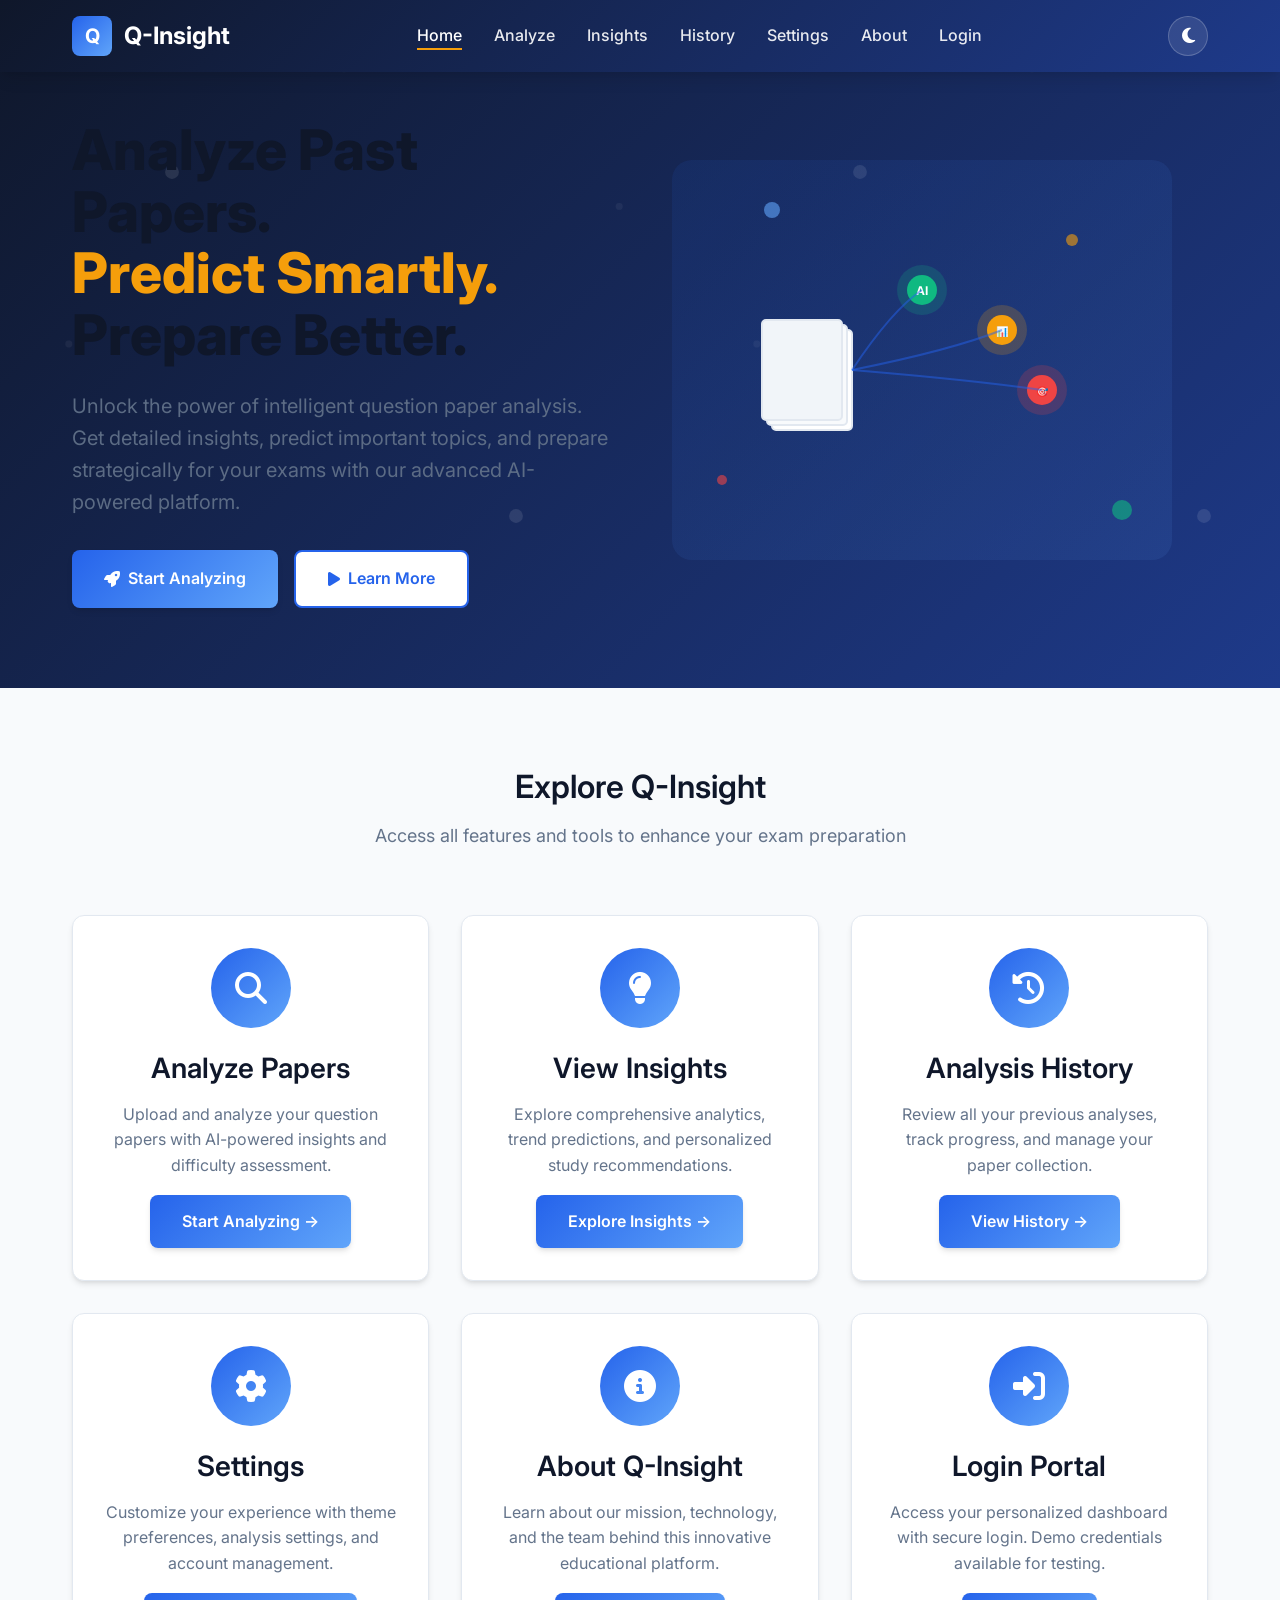
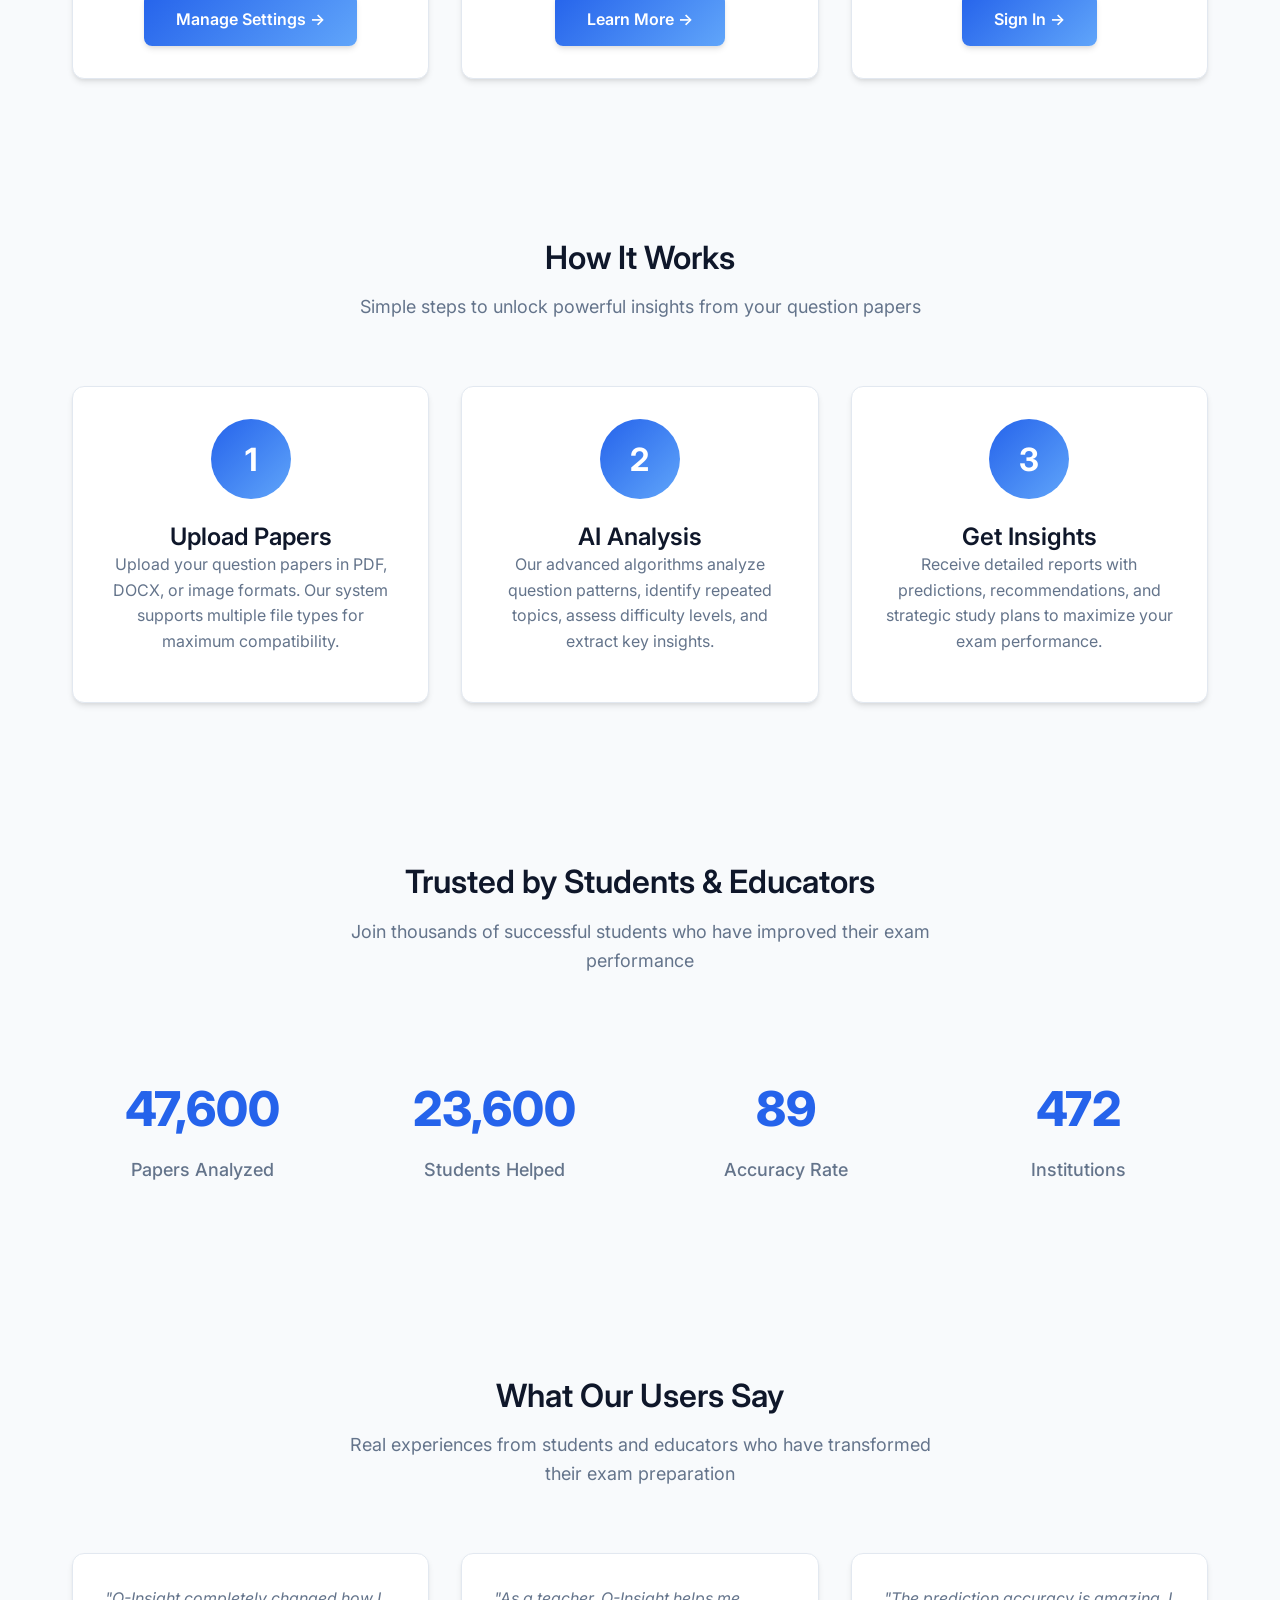
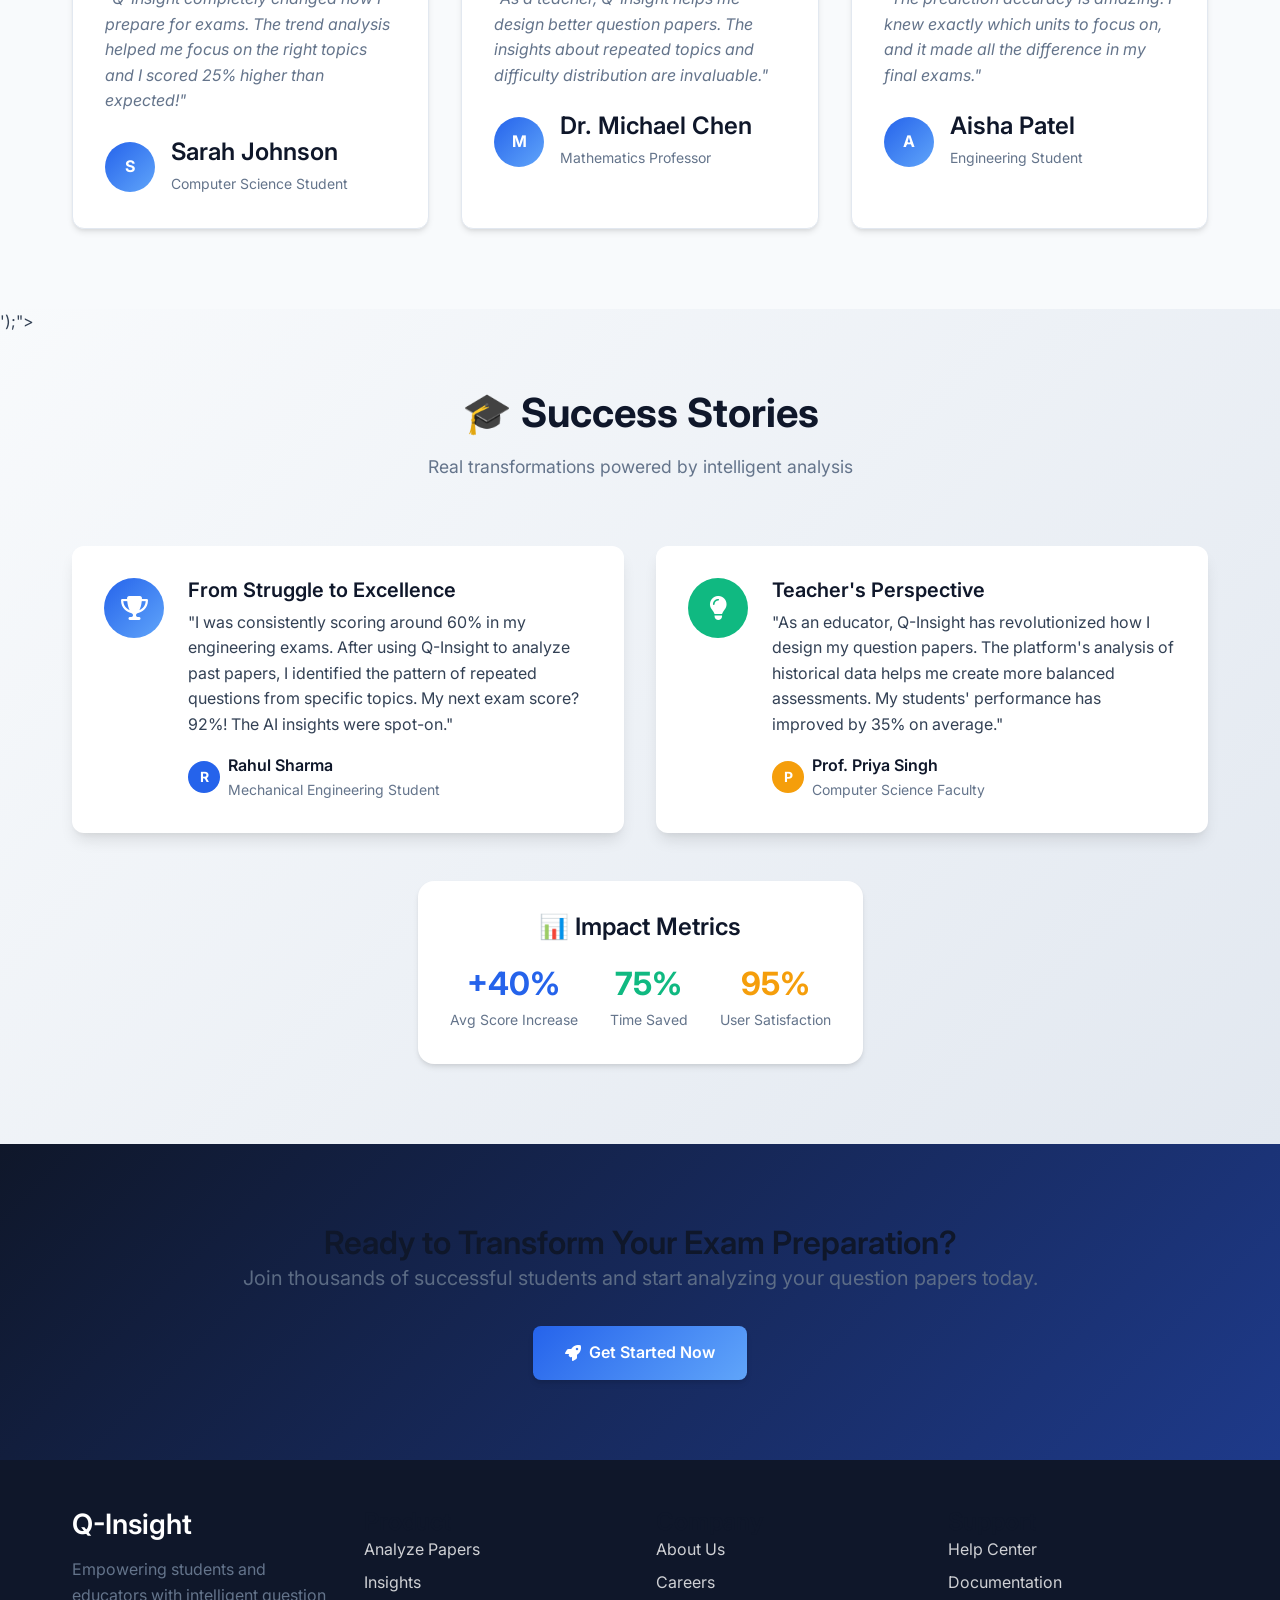
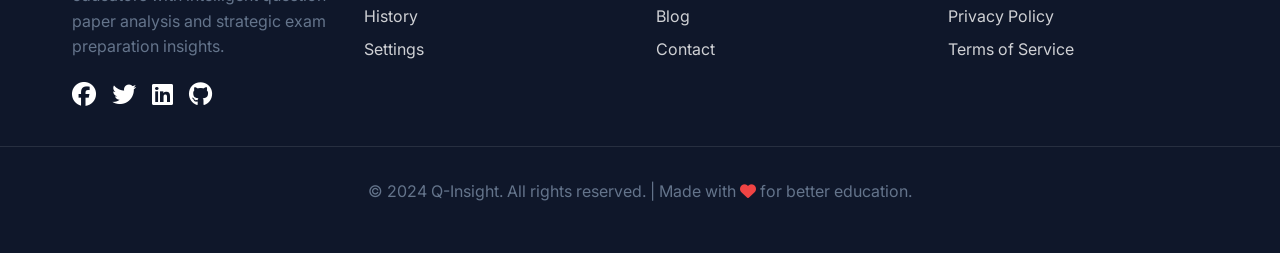
<file: wdt-project/index.html>
<!DOCTYPE html>
<html lang="en">
<head>
    <meta charset="UTF-8">
    <meta name="viewport" content="width=device-width, initial-scale=1.0">
    <title>Q-Insight - Question Paper Analyzer</title>
    <meta name="description" content="Analyze past question papers and get smart insights for better exam preparation.">
    <link rel="preconnect" href="https://fonts.googleapis.com">
    <link rel="preconnect" href="https://fonts.gstatic.com" crossorigin>
    <link href="https://fonts.googleapis.com/css2?family=Inter:wght@300;400;500;600;700;800&display=swap" rel="stylesheet">
    <link rel="stylesheet" href="https://cdnjs.cloudflare.com/ajax/libs/font-awesome/6.4.0/css/all.min.css">
    <link rel="stylesheet" href="style.css">
</head>
<body>
    <!-- Loading Animation -->
    <div class="loading-overlay">
        <div class="loading-spinner"></div>
    </div>

    <!-- Navigation -->
    <nav class="navbar">
        <div class="container">
            <div class="logo">
                <div class="logo-icon">Q</div>
                <span class="logo-text">Q-Insight</span>
            </div>

            <ul class="nav-links">
                <li><a href="index.html" class="active">Home</a></li>
                <li><a href="analyze.html">Analyze</a></li>
                <li><a href="insights.html">Insights</a></li>
                <li><a href="history.html">History</a></li>
                <li><a href="settings.html">Settings</a></li>
                <li><a href="about.html">About</a></li>
                <li><a href="login.html">Login</a></li>
            </ul>

            <div class="navbar-actions">
                <button id="theme-toggle" class="theme-toggle-btn" title="Toggle Theme">
                    <i class="fas fa-moon"></i>
                </button>
            </div>

            <div class="mobile-menu-toggle">
                <span></span>
                <span></span>
                <span></span>
            </div>
        </div>
    </nav>

    <!-- Hero Section -->
    <section class="hero">
        <div class="container">
            <div class="hero-content">
                <h1>Analyze Past Papers.<br><span class="text-accent">Predict Smartly.</span><br>Prepare Better.</h1>
                <p class="subtitle">
                    Unlock the power of intelligent question paper analysis. Get detailed insights,
                    predict important topics, and prepare strategically for your exams with our
                    advanced AI-powered platform.
                </p>
                <div class="hero-buttons">
                    <a href="analyze.html" class="btn btn-primary">
                        <i class="fas fa-rocket me-2"></i>Start Analyzing
                    </a>
                    <a href="#quick-access" class="btn btn-secondary">
                        <i class="fas fa-play me-2"></i>Learn More
                    </a>
                </div>
            </div>

            <div class="hero-image">
                <div class="hero-illustration">
                    <svg viewBox="0 0 500 400" xmlns="http://www.w3.org/2000/svg">
                        <defs>
                            <linearGradient id="heroGradient" x1="0%" y1="0%" x2="100%" y2="100%">
                                <stop offset="0%" style="stop-color:#2563EB"/>
                                <stop offset="100%" style="stop-color:#60A5FA"/>
                            </linearGradient>
                        </defs>

                        <!-- Background Elements -->
                        <rect width="500" height="400" fill="url(#heroGradient)" opacity="0.1" rx="20"/>

                        <!-- Main Illustration -->
                        <g transform="translate(50, 50)">
                            <!-- Document Stack -->
                            <rect x="50" y="120" width="80" height="100" fill="white" stroke="#E2E8F0" stroke-width="2" rx="4"/>
                            <rect x="45" y="115" width="80" height="100" fill="#F8FAFC" stroke="#E2E8F0" stroke-width="2" rx="4"/>
                            <rect x="40" y="110" width="80" height="100" fill="#F1F5F9" stroke="#E2E8F0" stroke-width="2" rx="4"/>

                            <!-- Analysis Icons -->
                            <circle cx="200" cy="80" r="25" fill="#10B981" opacity="0.2"/>
                            <circle cx="200" cy="80" r="15" fill="#10B981"/>
                            <text x="200" y="85" text-anchor="middle" fill="white" font-size="12" font-weight="bold">AI</text>

                            <circle cx="280" cy="120" r="25" fill="#F59E0B" opacity="0.2"/>
                            <circle cx="280" cy="120" r="15" fill="#F59E0B"/>
                            <text x="280" y="125" text-anchor="middle" fill="white" font-size="10" font-weight="bold">📊</text>

                            <circle cx="320" cy="180" r="25" fill="#EF4444" opacity="0.2"/>
                            <circle cx="320" cy="180" r="15" fill="#EF4444"/>
                            <text x="320" y="185" text-anchor="middle" fill="white" font-size="10" font-weight="bold">🎯</text>

                            <!-- Connecting Lines -->
                            <path d="M 130 160 Q 170 100 200 80" stroke="#2563EB" stroke-width="2" fill="none" opacity="0.5"/>
                            <path d="M 130 160 Q 230 140 280 120" stroke="#2563EB" stroke-width="2" fill="none" opacity="0.5"/>
                            <path d="M 130 160 Q 250 170 320 180" stroke="#2563EB" stroke-width="2" fill="none" opacity="0.5"/>
                        </g>

                        <!-- Floating Elements -->
                        <circle cx="100" cy="50" r="8" fill="#60A5FA" opacity="0.6"/>
                        <circle cx="400" cy="80" r="6" fill="#F59E0B" opacity="0.6"/>
                        <circle cx="450" cy="350" r="10" fill="#10B981" opacity="0.6"/>
                        <circle cx="50" cy="320" r="5" fill="#EF4444" opacity="0.6"/>
                    </svg>
                </div>
            </div>
        </div>
    </section>

    <!-- Quick Access Section -->
    <section id="quick-access" class="section">
        <div class="container">
            <div class="section-header">
                <h2>Explore Q-Insight</h2>
                <p>Access all features and tools to enhance your exam preparation</p>
            </div>

            <div class="features-grid">
                <a href="analyze.html" class="feature-card" style="text-decoration: none; color: inherit;">
                    <div class="feature-icon">
                        <i class="fas fa-search"></i>
                    </div>
                    <h3>Analyze Papers</h3>
                    <p>Upload and analyze your question papers with AI-powered insights and difficulty assessment.</p>
                    <div style="margin-top: 1rem;">
                        <span class="btn btn-primary btn-sm">Start Analyzing →</span>
                    </div>
                </a>

                <a href="insights.html" class="feature-card" style="text-decoration: none; color: inherit;">
                    <div class="feature-icon">
                        <i class="fas fa-lightbulb"></i>
                    </div>
                    <h3>View Insights</h3>
                    <p>Explore comprehensive analytics, trend predictions, and personalized study recommendations.</p>
                    <div style="margin-top: 1rem;">
                        <span class="btn btn-primary btn-sm">Explore Insights →</span>
                    </div>
                </a>

                <a href="history.html" class="feature-card" style="text-decoration: none; color: inherit;">
                    <div class="feature-icon">
                        <i class="fas fa-history"></i>
                    </div>
                    <h3>Analysis History</h3>
                    <p>Review all your previous analyses, track progress, and manage your paper collection.</p>
                    <div style="margin-top: 1rem;">
                        <span class="btn btn-primary btn-sm">View History →</span>
                    </div>
                </a>

                <a href="settings.html" class="feature-card" style="text-decoration: none; color: inherit;">
                    <div class="feature-icon">
                        <i class="fas fa-cog"></i>
                    </div>
                    <h3>Settings</h3>
                    <p>Customize your experience with theme preferences, analysis settings, and account management.</p>
                    <div style="margin-top: 1rem;">
                        <span class="btn btn-primary btn-sm">Manage Settings →</span>
                    </div>
                </a>

                <a href="about.html" class="feature-card" style="text-decoration: none; color: inherit;">
                    <div class="feature-icon">
                        <i class="fas fa-info-circle"></i>
                    </div>
                    <h3>About Q-Insight</h3>
                    <p>Learn about our mission, technology, and the team behind this innovative educational platform.</p>
                    <div style="margin-top: 1rem;">
                        <span class="btn btn-primary btn-sm">Learn More →</span>
                    </div>
                </a>

                <a href="login.html" class="feature-card" style="text-decoration: none; color: inherit;">
                    <div class="feature-icon">
                        <i class="fas fa-sign-in-alt"></i>
                    </div>
                    <h3>Login Portal</h3>
                    <p>Access your personalized dashboard with secure login. Demo credentials available for testing.</p>
                    <div style="margin-top: 1rem;">
                        <span class="btn btn-primary btn-sm">Sign In →</span>
                    </div>
                </a>
            </div>
        </div>
    </section>

    <!-- How It Works Section -->
    <section class="section" style="background: var(--soft-white);">
        <div class="container">
            <div class="section-header">
                <h2>How It Works</h2>
                <p>Simple steps to unlock powerful insights from your question papers</p>
            </div>

            <div class="grid grid-3">
                <div class="card text-center">
                    <div class="card-body">
                        <div style="width: 80px; height: 80px; background: var(--gradient-blue); border-radius: 50%; display: flex; align-items: center; justify-content: center; margin: 0 auto 1.5rem; color: white; font-size: 2rem; font-weight: bold;">
                            1
                        </div>
                        <h4>Upload Papers</h4>
                        <p>Upload your question papers in PDF, DOCX, or image formats. Our system supports multiple file types for maximum compatibility.</p>
                    </div>
                </div>

                <div class="card text-center">
                    <div class="card-body">
                        <div style="width: 80px; height: 80px; background: var(--gradient-blue); border-radius: 50%; display: flex; align-items: center; justify-content: center; margin: 0 auto 1.5rem; color: white; font-size: 2rem; font-weight: bold;">
                            2
                        </div>
                        <h4>AI Analysis</h4>
                        <p>Our advanced algorithms analyze question patterns, identify repeated topics, assess difficulty levels, and extract key insights.</p>
                    </div>
                </div>

                <div class="card text-center">
                    <div class="card-body">
                        <div style="width: 80px; height: 80px; background: var(--gradient-blue); border-radius: 50%; display: flex; align-items: center; justify-content: center; margin: 0 auto 1.5rem; color: white; font-size: 2rem; font-weight: bold;">
                            3
                        </div>
                        <h4>Get Insights</h4>
                        <p>Receive detailed reports with predictions, recommendations, and strategic study plans to maximize your exam performance.</p>
                    </div>
                </div>
            </div>
        </div>
    </section>

    <!-- Statistics Section -->
    <section class="section">
        <div class="container">
            <div class="section-header">
                <h2>Trusted by Students & Educators</h2>
                <p>Join thousands of successful students who have improved their exam performance</p>
            </div>

            <div class="stats-grid">
                <div class="stat-card">
                    <div class="stat-number" data-counter="50000">0</div>
                    <div class="stat-label">Papers Analyzed</div>
                </div>

                <div class="stat-card">
                    <div class="stat-number" data-counter="25000">0</div>
                    <div class="stat-label">Students Helped</div>
                </div>

                <div class="stat-card">
                    <div class="stat-number" data-counter="95">0</div>
                    <div class="stat-label">Accuracy Rate</div>
                </div>

                <div class="stat-card">
                    <div class="stat-number" data-counter="500">0</div>
                    <div class="stat-label">Institutions</div>
                </div>
            </div>
        </div>
    </section>

    <!-- Testimonials Section -->
    <section class="section" style="background: var(--soft-white);">
        <div class="container">
            <div class="section-header">
                <h2>What Our Users Say</h2>
                <p>Real experiences from students and educators who have transformed their exam preparation</p>
            </div>

            <div class="testimonials-grid">
                <div class="testimonial-card">
                    <div class="testimonial-content">
                        "Q-Insight completely changed how I prepare for exams. The trend analysis helped me focus on the right topics and I scored 25% higher than expected!"
                    </div>
                    <div class="testimonial-author">
                        <div class="testimonial-avatar">S</div>
                        <div class="testimonial-info">
                            <h4>Sarah Johnson</h4>
                            <span>Computer Science Student</span>
                        </div>
                    </div>
                </div>

                <div class="testimonial-card">
                    <div class="testimonial-content">
                        "As a teacher, Q-Insight helps me design better question papers. The insights about repeated topics and difficulty distribution are invaluable."
                    </div>
                    <div class="testimonial-author">
                        <div class="testimonial-avatar">M</div>
                        <div class="testimonial-info">
                            <h4>Dr. Michael Chen</h4>
                            <span>Mathematics Professor</span>
                        </div>
                    </div>
                </div>

                <div class="testimonial-card">
                    <div class="testimonial-content">
                        "The prediction accuracy is amazing. I knew exactly which units to focus on, and it made all the difference in my final exams."
                    </div>
                    <div class="testimonial-author">
                        <div class="testimonial-avatar">A</div>
                        <div class="testimonial-info">
                            <h4>Aisha Patel</h4>
                            <span>Engineering Student</span>
                        </div>
                    </div>
                </div>
            </div>
        </div>
    </section>

    <!-- Success Stories -->
    <section class="section" style="background: linear-gradient(135deg, #f8fafc 0%, #e2e8f0 100%); position: relative; overflow: hidden;">
        <div style="position: absolute; top: 0; left: 0; right: 0; bottom: 0; background: url('data:image/svg+xml,<svg xmlns="http://www.w3.org/2000/svg" viewBox="0 0 100 100"><defs><pattern id="success" width="40" height="40" patternUnits="userSpaceOnUse"><circle cx="20" cy="20" r="2" fill="rgba(59,130,246,0.1)"/><circle cx="20" cy="20" r="8" fill="none" stroke="rgba(59,130,246,0.05)" stroke-width="1"/></pattern></defs><rect width="100" height="100" fill="url(%23success)"/></svg>');"></div>
        <div class="container" style="position: relative; z-index: 1;">
            <div class="text-center" style="margin-bottom: 4rem;">
                <h2 style="font-size: 2.5rem; font-weight: 700; color: var(--primary-navy); margin-bottom: 1rem;">
                    🎓 Success Stories
                </h2>
                <p style="font-size: 1.1rem; color: var(--medium-gray); max-width: 600px; margin: 0 auto;">
                    Real transformations powered by intelligent analysis
                </p>
            </div>

            <div class="grid grid-2">
                <div class="card" style="border: none; box-shadow: var(--shadow-lg); background: white;">
                    <div class="card-body">
                        <div style="display: flex; align-items: flex-start; gap: 1.5rem;">
                            <div style="width: 60px; height: 60px; background: var(--gradient-blue); border-radius: 50%; display: flex; align-items: center; justify-content: center; color: white; font-size: 1.5rem; flex-shrink: 0;">
                                <i class="fas fa-trophy"></i>
                            </div>
                            <div>
                                <h3 style="font-size: 1.25rem; font-weight: 600; color: var(--primary-navy); margin-bottom: 0.5rem;">
                                    From Struggle to Excellence
                                </h3>
                                <p style="color: var(--text-color); line-height: 1.6; margin-bottom: 1rem;">
                                    "I was consistently scoring around 60% in my engineering exams. After using Q-Insight to analyze past papers, I identified the pattern of repeated questions from specific topics. My next exam score? 92%! The AI insights were spot-on."
                                </p>
                                <div style="display: flex; align-items: center; gap: 0.5rem;">
                                    <div style="width: 32px; height: 32px; background: var(--primary-blue); border-radius: 50%; display: flex; align-items: center; justify-content: center; color: white; font-weight: bold; font-size: 0.875rem;">R</div>
                                    <div>
                                        <div style="font-weight: 600; color: var(--primary-navy);">Rahul Sharma</div>
                                        <div style="color: var(--medium-gray); font-size: 0.875rem;">Mechanical Engineering Student</div>
                                    </div>
                                </div>
                            </div>
                        </div>
                    </div>
                </div>

                <div class="card" style="border: none; box-shadow: var(--shadow-lg); background: white;">
                    <div class="card-body">
                        <div style="display: flex; align-items: flex-start; gap: 1.5rem;">
                            <div style="width: 60px; height: 60px; background: var(--success); border-radius: 50%; display: flex; align-items: center; justify-content: center; color: white; font-size: 1.5rem; flex-shrink: 0;">
                                <i class="fas fa-lightbulb"></i>
                            </div>
                            <div>
                                <h3 style="font-size: 1.25rem; font-weight: 600; color: var(--primary-navy); margin-bottom: 0.5rem;">
                                    Teacher's Perspective
                                </h3>
                                <p style="color: var(--text-color); line-height: 1.6; margin-bottom: 1rem;">
                                    "As an educator, Q-Insight has revolutionized how I design my question papers. The platform's analysis of historical data helps me create more balanced assessments. My students' performance has improved by 35% on average."
                                </p>
                                <div style="display: flex; align-items: center; gap: 0.5rem;">
                                    <div style="width: 32px; height: 32px; background: var(--warning); border-radius: 50%; display: flex; align-items: center; justify-content: center; color: white; font-weight: bold; font-size: 0.875rem;">P</div>
                                    <div>
                                        <div style="font-weight: 600; color: var(--primary-navy);">Prof. Priya Singh</div>
                                        <div style="color: var(--medium-gray); font-size: 0.875rem;">Computer Science Faculty</div>
                                    </div>
                                </div>
                            </div>
                        </div>
                    </div>
                </div>
            </div>

            <div style="text-align: center; margin-top: 3rem;">
                <div style="background: white; border-radius: var(--radius-xl); padding: 2rem; box-shadow: var(--shadow-md); display: inline-block;">
                    <h3 style="font-size: 1.5rem; font-weight: 600; color: var(--primary-navy); margin-bottom: 1rem;">
                        📊 Impact Metrics
                    </h3>
                    <div style="display: flex; justify-content: center; gap: 2rem; flex-wrap: wrap;">
                        <div style="text-align: center;">
                            <div style="font-size: 2rem; font-weight: bold; color: var(--primary-blue);">+40%</div>
                            <div style="color: var(--medium-gray); font-size: 0.875rem;">Avg Score Increase</div>
                        </div>
                        <div style="text-align: center;">
                            <div style="font-size: 2rem; font-weight: bold; color: var(--success);">75%</div>
                            <div style="color: var(--medium-gray); font-size: 0.875rem;">Time Saved</div>
                        </div>
                        <div style="text-align: center;">
                            <div style="font-size: 2rem; font-weight: bold; color: var(--warning);">95%</div>
                            <div style="color: var(--medium-gray); font-size: 0.875rem;">User Satisfaction</div>
                        </div>
                    </div>
                </div>
            </div>
        </div>
    </section>

    <!-- CTA Section -->
    <section class="section" style="background: var(--gradient-primary); color: white;">
        <div class="container text-center">
            <h2>Ready to Transform Your Exam Preparation?</h2>
            <p class="mb-4" style="font-size: 1.25rem; opacity: 0.9;">
                Join thousands of successful students and start analyzing your question papers today.
            </p>
            <a href="analyze.html" class="btn btn-primary btn-lg">
                <i class="fas fa-rocket me-2"></i>Get Started Now
            </a>
        </div>
    </section>

    <!-- Footer -->
    <footer class="footer">
        <div class="container">
            <div class="footer-section">
                <h3>Q-Insight</h3>
                <p>Empowering students and educators with intelligent question paper analysis and strategic exam preparation insights.</p>
                <div class="d-flex" style="gap: 1rem; margin-top: 1rem;">
                    <a href="#" style="color: white; font-size: 1.5rem;"><i class="fab fa-facebook"></i></a>
                    <a href="#" style="color: white; font-size: 1.5rem;"><i class="fab fa-twitter"></i></a>
                    <a href="#" style="color: white; font-size: 1.5rem;"><i class="fab fa-linkedin"></i></a>
                    <a href="#" style="color: white; font-size: 1.5rem;"><i class="fab fa-github"></i></a>
                </div>
            </div>

            <div class="footer-section">
                <h4>Product</h4>
                <ul class="footer-links">
                    <li><a href="analyze.html">Analyze Papers</a></li>
                    <li><a href="insights.html">Insights</a></li>
                    <li><a href="history.html">History</a></li>
                    <li><a href="settings.html">Settings</a></li>
                </ul>
            </div>

            <div class="footer-section">
                <h4>Company</h4>
                <ul class="footer-links">
                    <li><a href="about.html">About Us</a></li>
                    <li><a href="#">Careers</a></li>
                    <li><a href="#">Blog</a></li>
                    <li><a href="#">Contact</a></li>
                </ul>
            </div>

            <div class="footer-section">
                <h4>Support</h4>
                <ul class="footer-links">
                    <li><a href="#">Help Center</a></li>
                    <li><a href="#">Documentation</a></li>
                    <li><a href="#">Privacy Policy</a></li>
                    <li><a href="#">Terms of Service</a></li>
                </ul>
            </div>
        </div>

        <div class="footer-bottom">
            <p>&copy; 2024 Q-Insight. All rights reserved. | Made with <i class="fas fa-heart text-error"></i> for better education.</p>
        </div>
    </footer>

    <script src="script.js"></script>
</body>
</html>
</file>
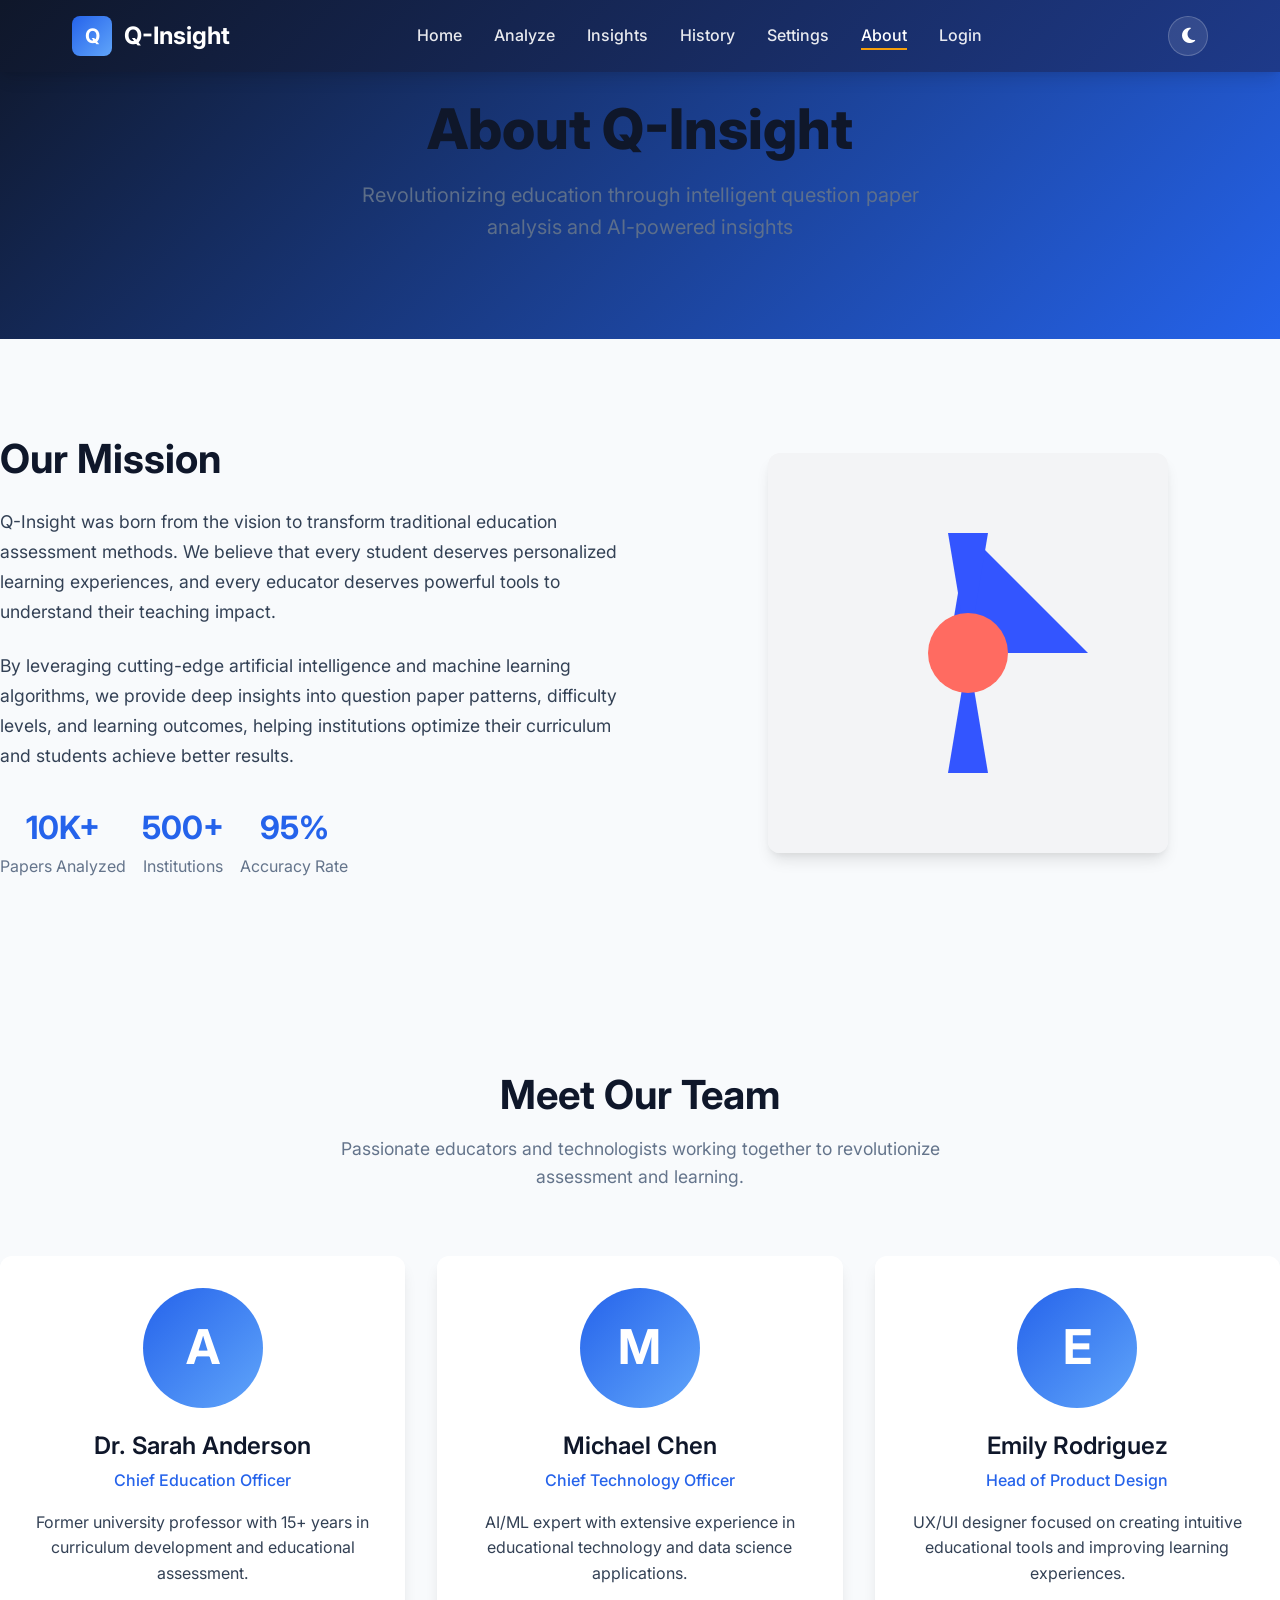
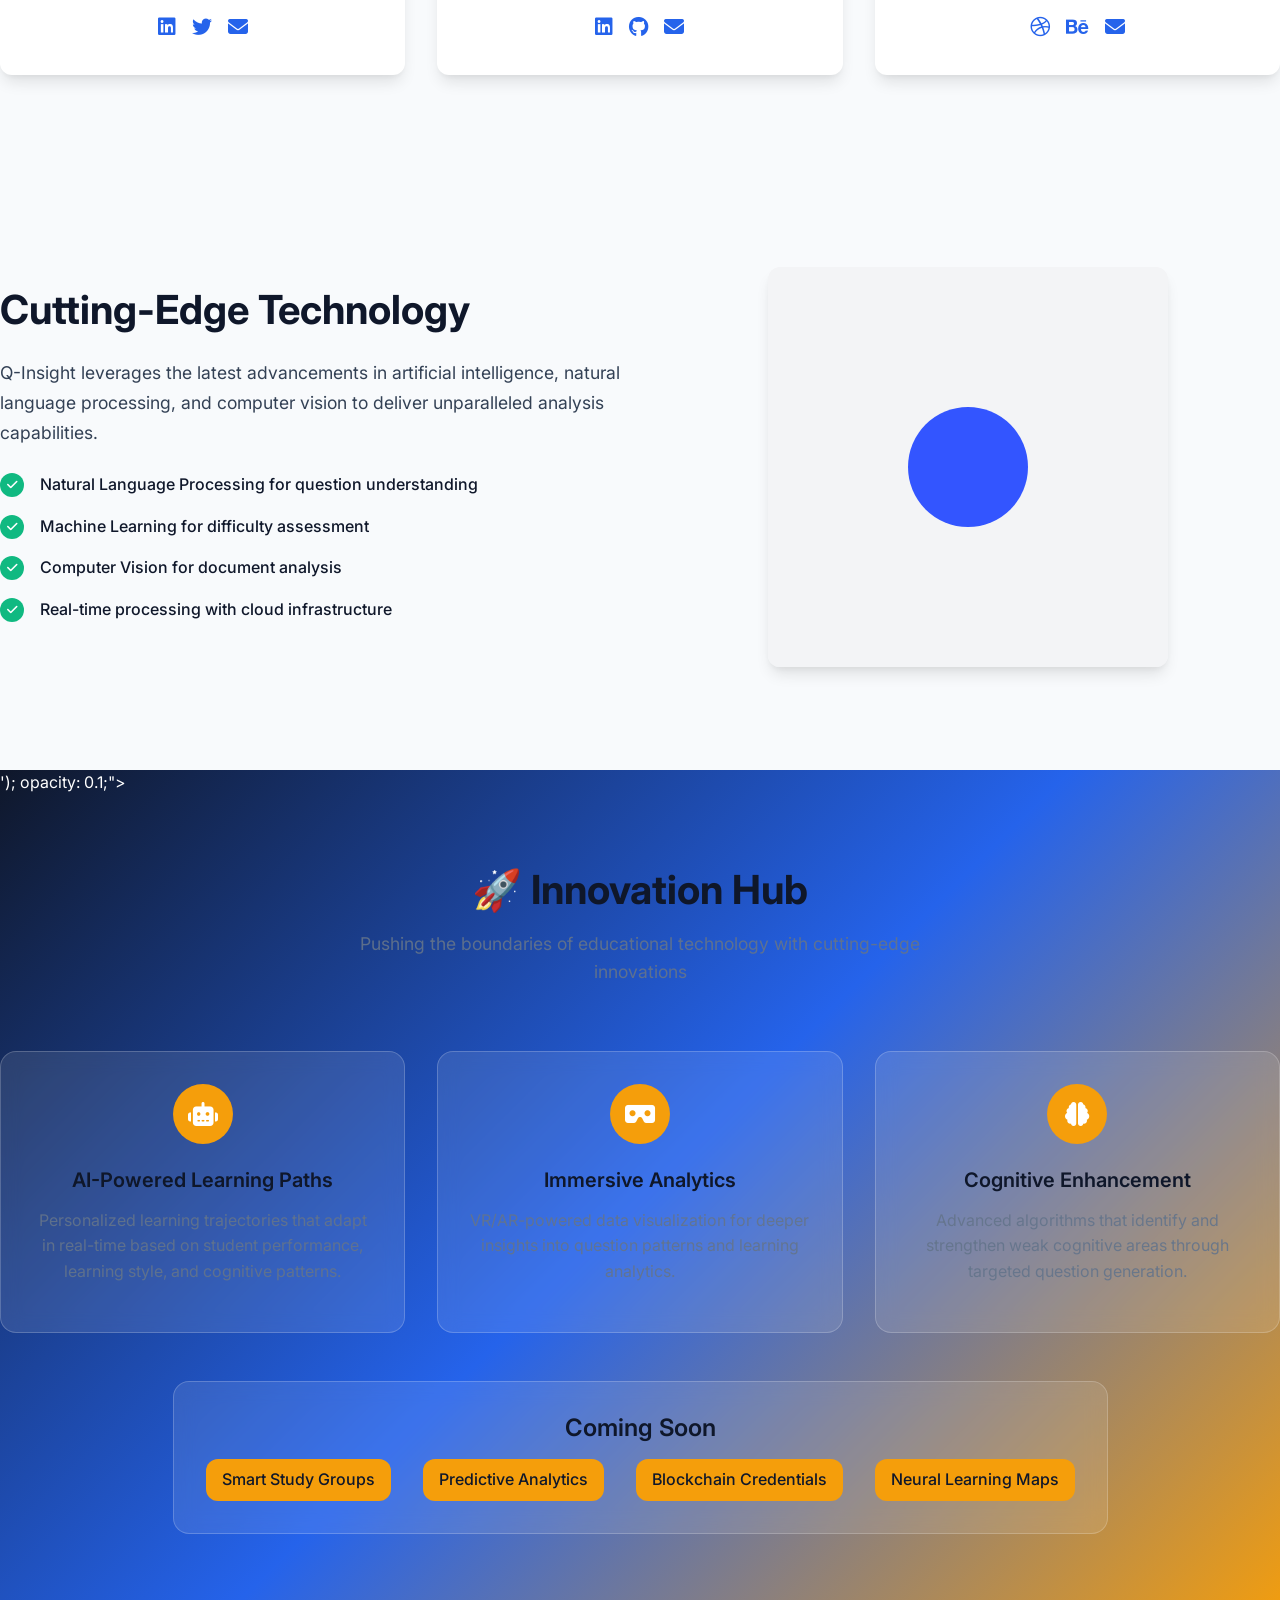
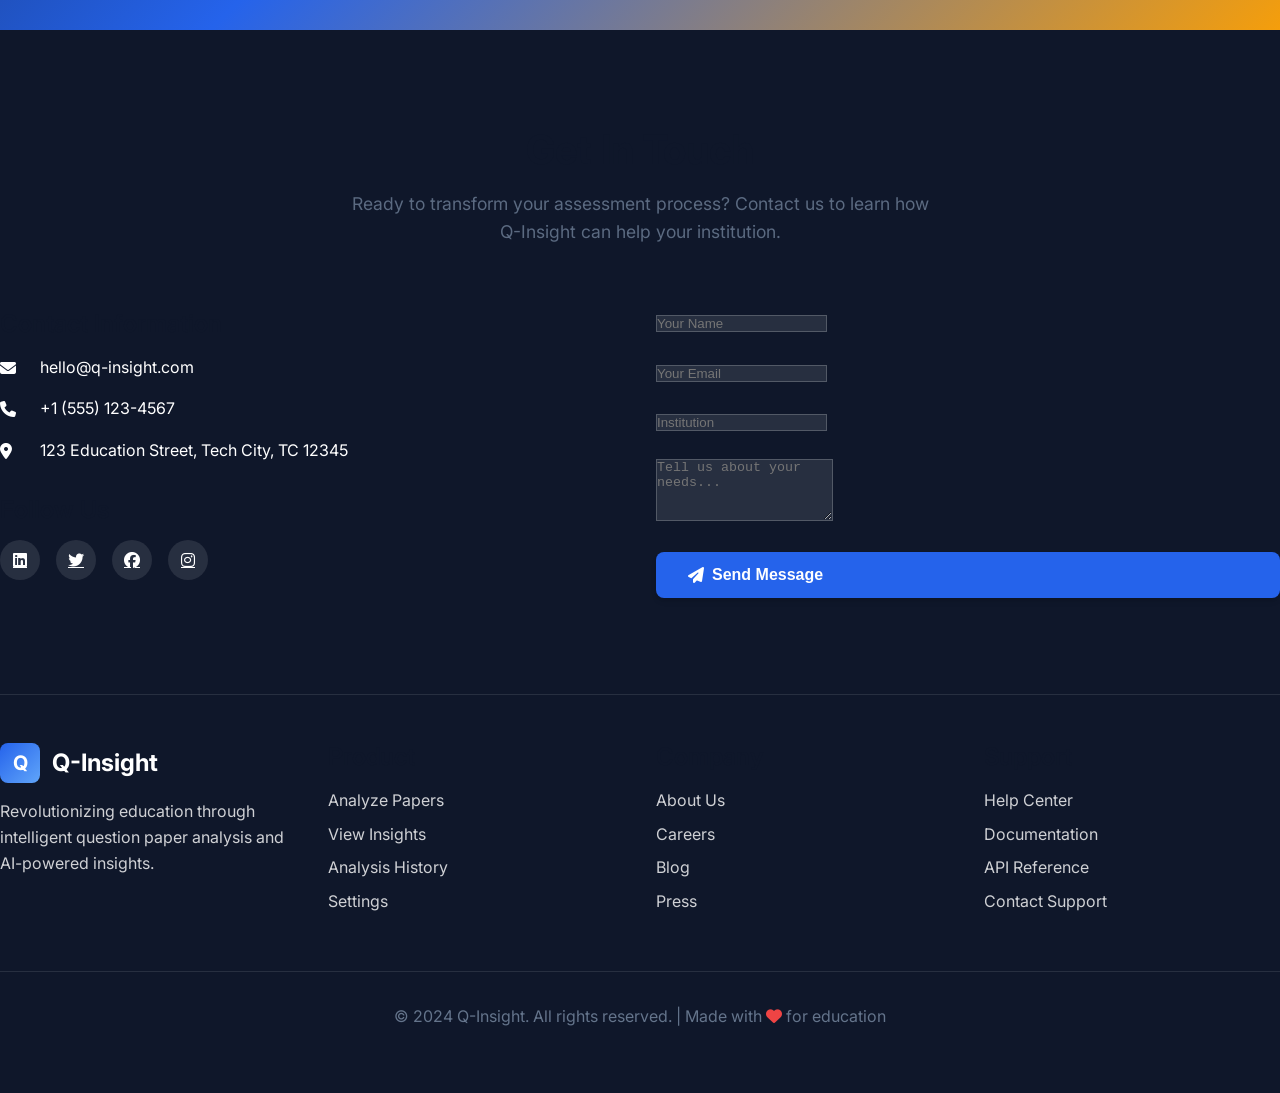
<file: wdt-project/about.html>
<!DOCTYPE html>
<html lang="en">
<head>
    <meta charset="UTF-8">
    <meta name="viewport" content="width=device-width, initial-scale=1.0">
    <title>About - Q-Insight</title>
    <meta name="description" content="Learn about Q-Insight, the intelligent question paper analyzer for modern education.">
    <link rel="preconnect" href="https://fonts.googleapis.com">
    <link rel="preconnect" href="https://fonts.gstatic.com" crossorigin>
    <link href="https://fonts.googleapis.com/css2?family=Inter:wght@300;400;500;600;700;800&display=swap" rel="stylesheet">
    <link rel="stylesheet" href="https://cdnjs.cloudflare.com/ajax/libs/font-awesome/6.4.0/css/all.min.css">
    <link rel="stylesheet" href="style.css">
</head>
<body>
    <!-- Loading Animation -->
    <div class="loading-overlay">
        <div class="loading-spinner"></div>
    </div>

    <!-- Navigation -->
    <nav class="navbar">
        <div class="container">
            <div class="logo">
                <div class="logo-icon">Q</div>
                <span class="logo-text">Q-Insight</span>
            </div>

            <ul class="nav-links">
                <li><a href="index.html">Home</a></li>
                <li><a href="analyze.html">Analyze</a></li>
                <li><a href="insights.html">Insights</a></li>
                <li><a href="history.html">History</a></li>
                <li><a href="settings.html">Settings</a></li>
                <li><a href="about.html" class="active">About</a></li>
                <li><a href="login.html">Login</a></li>
            </ul>

            <div class="navbar-actions">
                <button id="theme-toggle" class="theme-toggle-btn" title="Toggle Theme">
                    <i class="fas fa-moon"></i>
                </button>
            </div>

            <div class="mobile-menu-toggle">
                <span></span>
                <span></span>
                <span></span>
            </div>
        </div>
    </nav>

    <!-- Hero Section -->
    <section class="hero-section" style="background: linear-gradient(135deg, var(--primary-navy) 0%, var(--primary-blue) 100%); color: white; padding: 6rem 0;">
        <div class="container text-center">
            <h1 style="font-size: 3.5rem; font-weight: 800; margin-bottom: 1rem;">About Q-Insight</h1>
            <p style="font-size: 1.25rem; opacity: 0.9; max-width: 600px; margin: 0 auto;">
                Revolutionizing education through intelligent question paper analysis and AI-powered insights
            </p>
        </div>
    </section>

    <!-- Mission Section -->
    <section style="padding: 6rem 0; background: var(--soft-white);">
        <div class="container">
            <div class="grid grid-2" style="align-items: center;">
                <div>
                    <h2 style="font-size: 2.5rem; font-weight: 700; color: var(--primary-navy); margin-bottom: 1.5rem;">
                        Our Mission
                    </h2>
                    <p style="font-size: 1.1rem; line-height: 1.7; color: var(--text-color); margin-bottom: 1.5rem;">
                        Q-Insight was born from the vision to transform traditional education assessment methods. We believe that every student deserves personalized learning experiences, and every educator deserves powerful tools to understand their teaching impact.
                    </p>
                    <p style="font-size: 1.1rem; line-height: 1.7; color: var(--text-color); margin-bottom: 2rem;">
                        By leveraging cutting-edge artificial intelligence and machine learning algorithms, we provide deep insights into question paper patterns, difficulty levels, and learning outcomes, helping institutions optimize their curriculum and students achieve better results.
                    </p>
                    <div style="display: flex; gap: 1rem;">
                        <div style="text-align: center;">
                            <div style="font-size: 2rem; font-weight: bold; color: var(--primary-blue);">10K+</div>
                            <div style="color: var(--medium-gray);">Papers Analyzed</div>
                        </div>
                        <div style="text-align: center;">
                            <div style="font-size: 2rem; font-weight: bold; color: var(--primary-blue);">500+</div>
                            <div style="color: var(--medium-gray);">Institutions</div>
                        </div>
                        <div style="text-align: center;">
                            <div style="font-size: 2rem; font-weight: bold; color: var(--primary-blue);">95%</div>
                            <div style="color: var(--medium-gray);">Accuracy Rate</div>
                        </div>
                    </div>
                </div>
                <div style="text-align: center;">
                    <div style="width: 100%; max-width: 400px; margin: 0 auto;">
                        <img src="[data-uri]" alt="Q-Insight Mission" style="width: 100%; height: auto; border-radius: var(--radius-lg); box-shadow: var(--shadow-lg);">
                    </div>
                </div>
            </div>
        </div>
    </section>

    <!-- Team Section -->
    <section style="padding: 6rem 0; background: var(--soft-white);">
        <div class="container">
            <div class="text-center" style="margin-bottom: 4rem;">
                <h2 style="font-size: 2.5rem; font-weight: 700; color: var(--primary-navy); margin-bottom: 1rem;">
                    Meet Our Team
                </h2>
                <p style="font-size: 1.1rem; color: var(--medium-gray); max-width: 600px; margin: 0 auto;">
                    Passionate educators and technologists working together to revolutionize assessment and learning.
                </p>
            </div>

            <div class="grid grid-3">
                <div class="card text-center" style="border: none; box-shadow: var(--shadow-lg);">
                    <div class="card-body">
                        <div style="width: 120px; height: 120px; background: var(--gradient-blue); border-radius: 50%; display: flex; align-items: center; justify-content: center; margin: 0 auto 1.5rem; color: white; font-size: 3rem; font-weight: bold;">
                            A
                        </div>
                        <h3 style="font-size: 1.5rem; font-weight: 600; color: var(--primary-navy); margin-bottom: 0.5rem;">Dr. Sarah Anderson</h3>
                        <p style="color: var(--primary-blue); font-weight: 500; margin-bottom: 1rem;">Chief Education Officer</p>
                        <p style="color: var(--text-color); line-height: 1.6; margin-bottom: 1.5rem;">
                            Former university professor with 15+ years in curriculum development and educational assessment.
                        </p>
                        <div style="display: flex; justify-content: center; gap: 1rem;">
                            <a href="#" style="color: var(--primary-blue); font-size: 1.25rem;"><i class="fab fa-linkedin"></i></a>
                            <a href="#" style="color: var(--primary-blue); font-size: 1.25rem;"><i class="fab fa-twitter"></i></a>
                            <a href="#" style="color: var(--primary-blue); font-size: 1.25rem;"><i class="fas fa-envelope"></i></a>
                        </div>
                    </div>
                </div>

                <div class="card text-center" style="border: none; box-shadow: var(--shadow-lg);">
                    <div class="card-body">
                        <div style="width: 120px; height: 120px; background: var(--gradient-blue); border-radius: 50%; display: flex; align-items: center; justify-content: center; margin: 0 auto 1.5rem; color: white; font-size: 3rem; font-weight: bold;">
                            M
                        </div>
                        <h3 style="font-size: 1.5rem; font-weight: 600; color: var(--primary-navy); margin-bottom: 0.5rem;">Michael Chen</h3>
                        <p style="color: var(--primary-blue); font-weight: 500; margin-bottom: 1rem;">Chief Technology Officer</p>
                        <p style="color: var(--text-color); line-height: 1.6; margin-bottom: 1.5rem;">
                            AI/ML expert with extensive experience in educational technology and data science applications.
                        </p>
                        <div style="display: flex; justify-content: center; gap: 1rem;">
                            <a href="#" style="color: var(--primary-blue); font-size: 1.25rem;"><i class="fab fa-linkedin"></i></a>
                            <a href="#" style="color: var(--primary-blue); font-size: 1.25rem;"><i class="fab fa-github"></i></a>
                            <a href="#" style="color: var(--primary-blue); font-size: 1.25rem;"><i class="fas fa-envelope"></i></a>
                        </div>
                    </div>
                </div>

                <div class="card text-center" style="border: none; box-shadow: var(--shadow-lg);">
                    <div class="card-body">
                        <div style="width: 120px; height: 120px; background: var(--gradient-blue); border-radius: 50%; display: flex; align-items: center; justify-content: center; margin: 0 auto 1.5rem; color: white; font-size: 3rem; font-weight: bold;">
                            E
                        </div>
                        <h3 style="font-size: 1.5rem; font-weight: 600; color: var(--primary-navy); margin-bottom: 0.5rem;">Emily Rodriguez</h3>
                        <p style="color: var(--primary-blue); font-weight: 500; margin-bottom: 1rem;">Head of Product Design</p>
                        <p style="color: var(--text-color); line-height: 1.6; margin-bottom: 1.5rem;">
                            UX/UI designer focused on creating intuitive educational tools and improving learning experiences.
                        </p>
                        <div style="display: flex; justify-content: center; gap: 1rem;">
                            <a href="#" style="color: var(--primary-blue); font-size: 1.25rem;"><i class="fab fa-dribbble"></i></a>
                            <a href="#" style="color: var(--primary-blue); font-size: 1.25rem;"><i class="fab fa-behance"></i></a>
                            <a href="#" style="color: var(--primary-blue); font-size: 1.25rem;"><i class="fas fa-envelope"></i></a>
                        </div>
                    </div>
                </div>
            </div>
        </div>
    </section>

    <!-- Technology Section -->
    <section style="padding: 6rem 0;">
        <div class="container">
            <div class="grid grid-2" style="align-items: center;">
                <div>
                    <h2 style="font-size: 2.5rem; font-weight: 700; color: var(--primary-navy); margin-bottom: 1.5rem;">
                        Cutting-Edge Technology
                    </h2>
                    <p style="font-size: 1.1rem; line-height: 1.7; color: var(--text-color); margin-bottom: 1.5rem;">
                        Q-Insight leverages the latest advancements in artificial intelligence, natural language processing, and computer vision to deliver unparalleled analysis capabilities.
                    </p>

                    <div style="margin-bottom: 2rem;">
                        <div style="display: flex; align-items: center; margin-bottom: 1rem;">
                            <div style="width: 24px; height: 24px; background: var(--success); border-radius: 50%; display: flex; align-items: center; justify-content: center; color: white; margin-right: 1rem; font-size: 0.75rem;">
                                <i class="fas fa-check"></i>
                            </div>
                            <span style="font-weight: 500; color: var(--primary-navy);">Natural Language Processing for question understanding</span>
                        </div>
                        <div style="display: flex; align-items: center; margin-bottom: 1rem;">
                            <div style="width: 24px; height: 24px; background: var(--success); border-radius: 50%; display: flex; align-items: center; justify-content: center; color: white; margin-right: 1rem; font-size: 0.75rem;">
                                <i class="fas fa-check"></i>
                            </div>
                            <span style="font-weight: 500; color: var(--primary-navy);">Machine Learning for difficulty assessment</span>
                        </div>
                        <div style="display: flex; align-items: center; margin-bottom: 1rem;">
                            <div style="width: 24px; height: 24px; background: var(--success); border-radius: 50%; display: flex; align-items: center; justify-content: center; color: white; margin-right: 1rem; font-size: 0.75rem;">
                                <i class="fas fa-check"></i>
                            </div>
                            <span style="font-weight: 500; color: var(--primary-navy);">Computer Vision for document analysis</span>
                        </div>
                        <div style="display: flex; align-items: center; margin-bottom: 1rem;">
                            <div style="width: 24px; height: 24px; background: var(--success); border-radius: 50%; display: flex; align-items: center; justify-content: center; color: white; margin-right: 1rem; font-size: 0.75rem;">
                                <i class="fas fa-check"></i>
                            </div>
                            <span style="font-weight: 500; color: var(--primary-navy);">Real-time processing with cloud infrastructure</span>
                        </div>
                    </div>
                </div>
                <div style="text-align: center;">
                    <div style="width: 100%; max-width: 400px; margin: 0 auto;">
                        <img src="[data-uri]" alt="Technology Stack" style="width: 100%; height: auto; border-radius: var(--radius-lg); box-shadow: var(--shadow-lg);">
                    </div>
                </div>
            </div>
        </div>
    </section>

    <!-- Innovation Hub -->
    <section style="padding: 6rem 0; background: linear-gradient(135deg, var(--primary-navy) 0%, var(--primary-blue) 50%, var(--accent-gold) 100%); color: white; position: relative; overflow: hidden;">
        <div style="position: absolute; top: 0; left: 0; right: 0; bottom: 0; background: url('data:image/svg+xml,<svg xmlns="http://www.w3.org/2000/svg" viewBox="0 0 100 100"><defs><pattern id="circuit" width="20" height="20" patternUnits="userSpaceOnUse"><path d="M0 10h10v1H0zM10 0v10h1V0z" fill="rgba(255,255,255,0.1)"/></pattern></defs><rect width="100" height="100" fill="url(%23circuit)"/></svg>'); opacity: 0.1;"></div>
        <div class="container" style="position: relative; z-index: 1;">
            <div class="text-center" style="margin-bottom: 4rem;">
                <h2 style="font-size: 2.5rem; font-weight: 700; margin-bottom: 1rem;">
                    🚀 Innovation Hub
                </h2>
                <p style="font-size: 1.1rem; opacity: 0.9; max-width: 600px; margin: 0 auto;">
                    Pushing the boundaries of educational technology with cutting-edge innovations
                </p>
            </div>

            <div class="grid grid-3">
                <div style="background: rgba(255, 255, 255, 0.1); backdrop-filter: blur(10px); border-radius: var(--radius-xl); padding: 2rem; border: 1px solid rgba(255, 255, 255, 0.2);">
                    <div style="text-align: center; margin-bottom: 1.5rem;">
                        <div style="width: 60px; height: 60px; background: var(--accent-gold); border-radius: 50%; display: flex; align-items: center; justify-content: center; margin: 0 auto; font-size: 1.5rem;">
                            <i class="fas fa-robot"></i>
                        </div>
                    </div>
                    <h3 style="font-size: 1.25rem; font-weight: 600; margin-bottom: 1rem; text-align: center;">AI-Powered Learning Paths</h3>
                    <p style="opacity: 0.9; line-height: 1.6; text-align: center;">
                        Personalized learning trajectories that adapt in real-time based on student performance, learning style, and cognitive patterns.
                    </p>
                </div>

                <div style="background: rgba(255, 255, 255, 0.1); backdrop-filter: blur(10px); border-radius: var(--radius-xl); padding: 2rem; border: 1px solid rgba(255, 255, 255, 0.2);">
                    <div style="text-align: center; margin-bottom: 1.5rem;">
                        <div style="width: 60px; height: 60px; background: var(--accent-gold); border-radius: 50%; display: flex; align-items: center; justify-content: center; margin: 0 auto; font-size: 1.5rem;">
                            <i class="fas fa-vr-cardboard"></i>
                        </div>
                    </div>
                    <h3 style="font-size: 1.25rem; font-weight: 600; margin-bottom: 1rem; text-align: center;">Immersive Analytics</h3>
                    <p style="opacity: 0.9; line-height: 1.6; text-align: center;">
                        VR/AR-powered data visualization for deeper insights into question patterns and learning analytics.
                    </p>
                </div>

                <div style="background: rgba(255, 255, 255, 0.1); backdrop-filter: blur(10px); border-radius: var(--radius-xl); padding: 2rem; border: 1px solid rgba(255, 255, 255, 0.2);">
                    <div style="text-align: center; margin-bottom: 1.5rem;">
                        <div style="width: 60px; height: 60px; background: var(--accent-gold); border-radius: 50%; display: flex; align-items: center; justify-content: center; margin: 0 auto; font-size: 1.5rem;">
                            <i class="fas fa-brain"></i>
                        </div>
                    </div>
                    <h3 style="font-size: 1.25rem; font-weight: 600; margin-bottom: 1rem; text-align: center;">Cognitive Enhancement</h3>
                    <p style="opacity: 0.9; line-height: 1.6; text-align: center;">
                        Advanced algorithms that identify and strengthen weak cognitive areas through targeted question generation.
                    </p>
                </div>
            </div>

            <div style="text-align: center; margin-top: 3rem;">
                <div style="background: rgba(255, 255, 255, 0.1); backdrop-filter: blur(10px); border-radius: var(--radius-xl); padding: 2rem; border: 1px solid rgba(255, 255, 255, 0.2); display: inline-block;">
                    <h3 style="font-size: 1.5rem; font-weight: 600; margin-bottom: 1rem;">Coming Soon</h3>
                    <div style="display: flex; justify-content: center; gap: 2rem; flex-wrap: wrap;">
                        <span style="background: var(--accent-gold); color: var(--primary-navy); padding: 0.5rem 1rem; border-radius: var(--radius-lg); font-weight: 500;">Smart Study Groups</span>
                        <span style="background: var(--accent-gold); color: var(--primary-navy); padding: 0.5rem 1rem; border-radius: var(--radius-lg); font-weight: 500;">Predictive Analytics</span>
                        <span style="background: var(--accent-gold); color: var(--primary-navy); padding: 0.5rem 1rem; border-radius: var(--radius-lg); font-weight: 500;">Blockchain Credentials</span>
                        <span style="background: var(--accent-gold); color: var(--primary-navy); padding: 0.5rem 1rem; border-radius: var(--radius-lg); font-weight: 500;">Neural Learning Maps</span>
                    </div>
                </div>
            </div>
        </div>
    </section>

    <!-- Contact Section -->
    <section style="padding: 6rem 0; background: var(--primary-navy); color: white;">
        <div class="container">
            <div class="text-center" style="margin-bottom: 4rem;">
                <h2 style="font-size: 2.5rem; font-weight: 700; margin-bottom: 1rem;">
                    Get In Touch
                </h2>
                <p style="font-size: 1.1rem; opacity: 0.9; max-width: 600px; margin: 0 auto;">
                    Ready to transform your assessment process? Contact us to learn how Q-Insight can help your institution.
                </p>
            </div>

            <div class="grid grid-2">
                <div>
                    <div style="margin-bottom: 2rem;">
                        <h3 style="font-size: 1.5rem; font-weight: 600; margin-bottom: 1rem;">Contact Information</h3>
                        <div style="display: flex; align-items: center; margin-bottom: 1rem;">
                            <i class="fas fa-envelope" style="width: 24px; margin-right: 1rem;"></i>
                            <span>hello@q-insight.com</span>
                        </div>
                        <div style="display: flex; align-items: center; margin-bottom: 1rem;">
                            <i class="fas fa-phone" style="width: 24px; margin-right: 1rem;"></i>
                            <span>+1 (555) 123-4567</span>
                        </div>
                        <div style="display: flex; align-items: center; margin-bottom: 1rem;">
                            <i class="fas fa-map-marker-alt" style="width: 24px; margin-right: 1rem;"></i>
                            <span>123 Education Street, Tech City, TC 12345</span>
                        </div>
                    </div>

                    <div>
                        <h3 style="font-size: 1.5rem; font-weight: 600; margin-bottom: 1rem;">Follow Us</h3>
                        <div style="display: flex; gap: 1rem;">
                            <a href="#" style="width: 40px; height: 40px; background: rgba(255,255,255,0.1); border-radius: 50%; display: flex; align-items: center; justify-content: center; color: white; transition: all 0.3s ease;">
                                <i class="fab fa-linkedin"></i>
                            </a>
                            <a href="#" style="width: 40px; height: 40px; background: rgba(255,255,255,0.1); border-radius: 50%; display: flex; align-items: center; justify-content: center; color: white; transition: all 0.3s ease;">
                                <i class="fab fa-twitter"></i>
                            </a>
                            <a href="#" style="width: 40px; height: 40px; background: rgba(255,255,255,0.1); border-radius: 50%; display: flex; align-items: center; justify-content: center; color: white; transition: all 0.3s ease;">
                                <i class="fab fa-facebook"></i>
                            </a>
                            <a href="#" style="width: 40px; height: 40px; background: rgba(255,255,255,0.1); border-radius: 50%; display: flex; align-items: center; justify-content: center; color: white; transition: all 0.3s ease;">
                                <i class="fab fa-instagram"></i>
                            </a>
                        </div>
                    </div>
                </div>

                <div>
                    <form id="contact-form">
                        <div class="form-group">
                            <input type="text" class="form-input" placeholder="Your Name" required style="background: rgba(255,255,255,0.1); border: 1px solid rgba(255,255,255,0.2); color: white;">
                        </div>
                        <div class="form-group">
                            <input type="email" class="form-input" placeholder="Your Email" required style="background: rgba(255,255,255,0.1); border: 1px solid rgba(255,255,255,0.2); color: white;">
                        </div>
                        <div class="form-group">
                            <input type="text" class="form-input" placeholder="Institution" required style="background: rgba(255,255,255,0.1); border: 1px solid rgba(255,255,255,0.2); color: white;">
                        </div>
                        <div class="form-group">
                            <textarea class="form-textarea" rows="4" placeholder="Tell us about your needs..." required style="background: rgba(255,255,255,0.1); border: 1px solid rgba(255,255,255,0.2); color: white;"></textarea>
                        </div>
                        <button type="submit" class="btn btn-primary" style="width: 100%; background: var(--primary-blue); border: none;">
                            <i class="fas fa-paper-plane me-2"></i>Send Message
                        </button>
                    </form>
                </div>
            </div>
        </div>
    </section>

    <!-- Footer -->
    <footer style="background: var(--primary-navy); color: white; padding: 3rem 0; border-top: 1px solid rgba(255,255,255,0.1);">
        <div class="container">
            <div class="grid grid-4">
                <div>
                    <div class="logo" style="margin-bottom: 1rem;">
                        <div class="logo-icon">Q</div>
                        <span class="logo-text">Q-Insight</span>
                    </div>
                    <p style="color: rgba(255,255,255,0.8); line-height: 1.6;">
                        Revolutionizing education through intelligent question paper analysis and AI-powered insights.
                    </p>
                </div>

                <div>
                    <h4 style="font-weight: 600; margin-bottom: 1rem;">Product</h4>
                    <ul style="list-style: none; padding: 0;">
                        <li style="margin-bottom: 0.5rem;"><a href="analyze.html" style="color: rgba(255,255,255,0.8); text-decoration: none;">Analyze Papers</a></li>
                        <li style="margin-bottom: 0.5rem;"><a href="insights.html" style="color: rgba(255,255,255,0.8); text-decoration: none;">View Insights</a></li>
                        <li style="margin-bottom: 0.5rem;"><a href="history.html" style="color: rgba(255,255,255,0.8); text-decoration: none;">Analysis History</a></li>
                        <li style="margin-bottom: 0.5rem;"><a href="settings.html" style="color: rgba(255,255,255,0.8); text-decoration: none;">Settings</a></li>
                    </ul>
                </div>

                <div>
                    <h4 style="font-weight: 600; margin-bottom: 1rem;">Company</h4>
                    <ul style="list-style: none; padding: 0;">
                        <li style="margin-bottom: 0.5rem;"><a href="about.html" style="color: rgba(255,255,255,0.8); text-decoration: none;">About Us</a></li>
                        <li style="margin-bottom: 0.5rem;"><a href="#" style="color: rgba(255,255,255,0.8); text-decoration: none;">Careers</a></li>
                        <li style="margin-bottom: 0.5rem;"><a href="#" style="color: rgba(255,255,255,0.8); text-decoration: none;">Blog</a></li>
                        <li style="margin-bottom: 0.5rem;"><a href="#" style="color: rgba(255,255,255,0.8); text-decoration: none;">Press</a></li>
                    </ul>
                </div>

                <div>
                    <h4 style="font-weight: 600; margin-bottom: 1rem;">Support</h4>
                    <ul style="list-style: none; padding: 0;">
                        <li style="margin-bottom: 0.5rem;"><a href="#" style="color: rgba(255,255,255,0.8); text-decoration: none;">Help Center</a></li>
                        <li style="margin-bottom: 0.5rem;"><a href="#" style="color: rgba(255,255,255,0.8); text-decoration: none;">Documentation</a></li>
                        <li style="margin-bottom: 0.5rem;"><a href="#" style="color: rgba(255,255,255,0.8); text-decoration: none;">API Reference</a></li>
                        <li style="margin-bottom: 0.5rem;"><a href="#" style="color: rgba(255,255,255,0.8); text-decoration: none;">Contact Support</a></li>
                    </ul>
                </div>
            </div>

            <div style="border-top: 1px solid rgba(255,255,255,0.1); margin-top: 3rem; padding-top: 2rem; text-align: center; color: rgba(255,255,255,0.6);">
                <p>&copy; 2024 Q-Insight. All rights reserved. | Made with <i class="fas fa-heart" style="color: var(--error);"></i> for education</p>
            </div>
        </div>
    </footer>

    <script src="script.js"></script>
    <script>
        // About page specific functionality
        document.addEventListener('DOMContentLoaded', function() {
            initializeContactForm();
        });

        function initializeContactForm() {
            const contactForm = document.getElementById('contact-form');
            contactForm.addEventListener('submit', function(e) {
                e.preventDefault();

                // Simulate form submission
                const submitBtn = contactForm.querySelector('button[type="submit"]');
                const originalText = submitBtn.innerHTML;
                submitBtn.innerHTML = '<i class="fas fa-spinner fa-spin me-2"></i>Sending...';
                submitBtn.disabled = true;

                setTimeout(() => {
                    showNotification('Message sent successfully! We\'ll get back to you soon.', 'success');
                    contactForm.reset();
                    submitBtn.innerHTML = originalText;
                    submitBtn.disabled = false;
                }, 2000);
            });
        }
    </script>
</body>
</html>
</file>
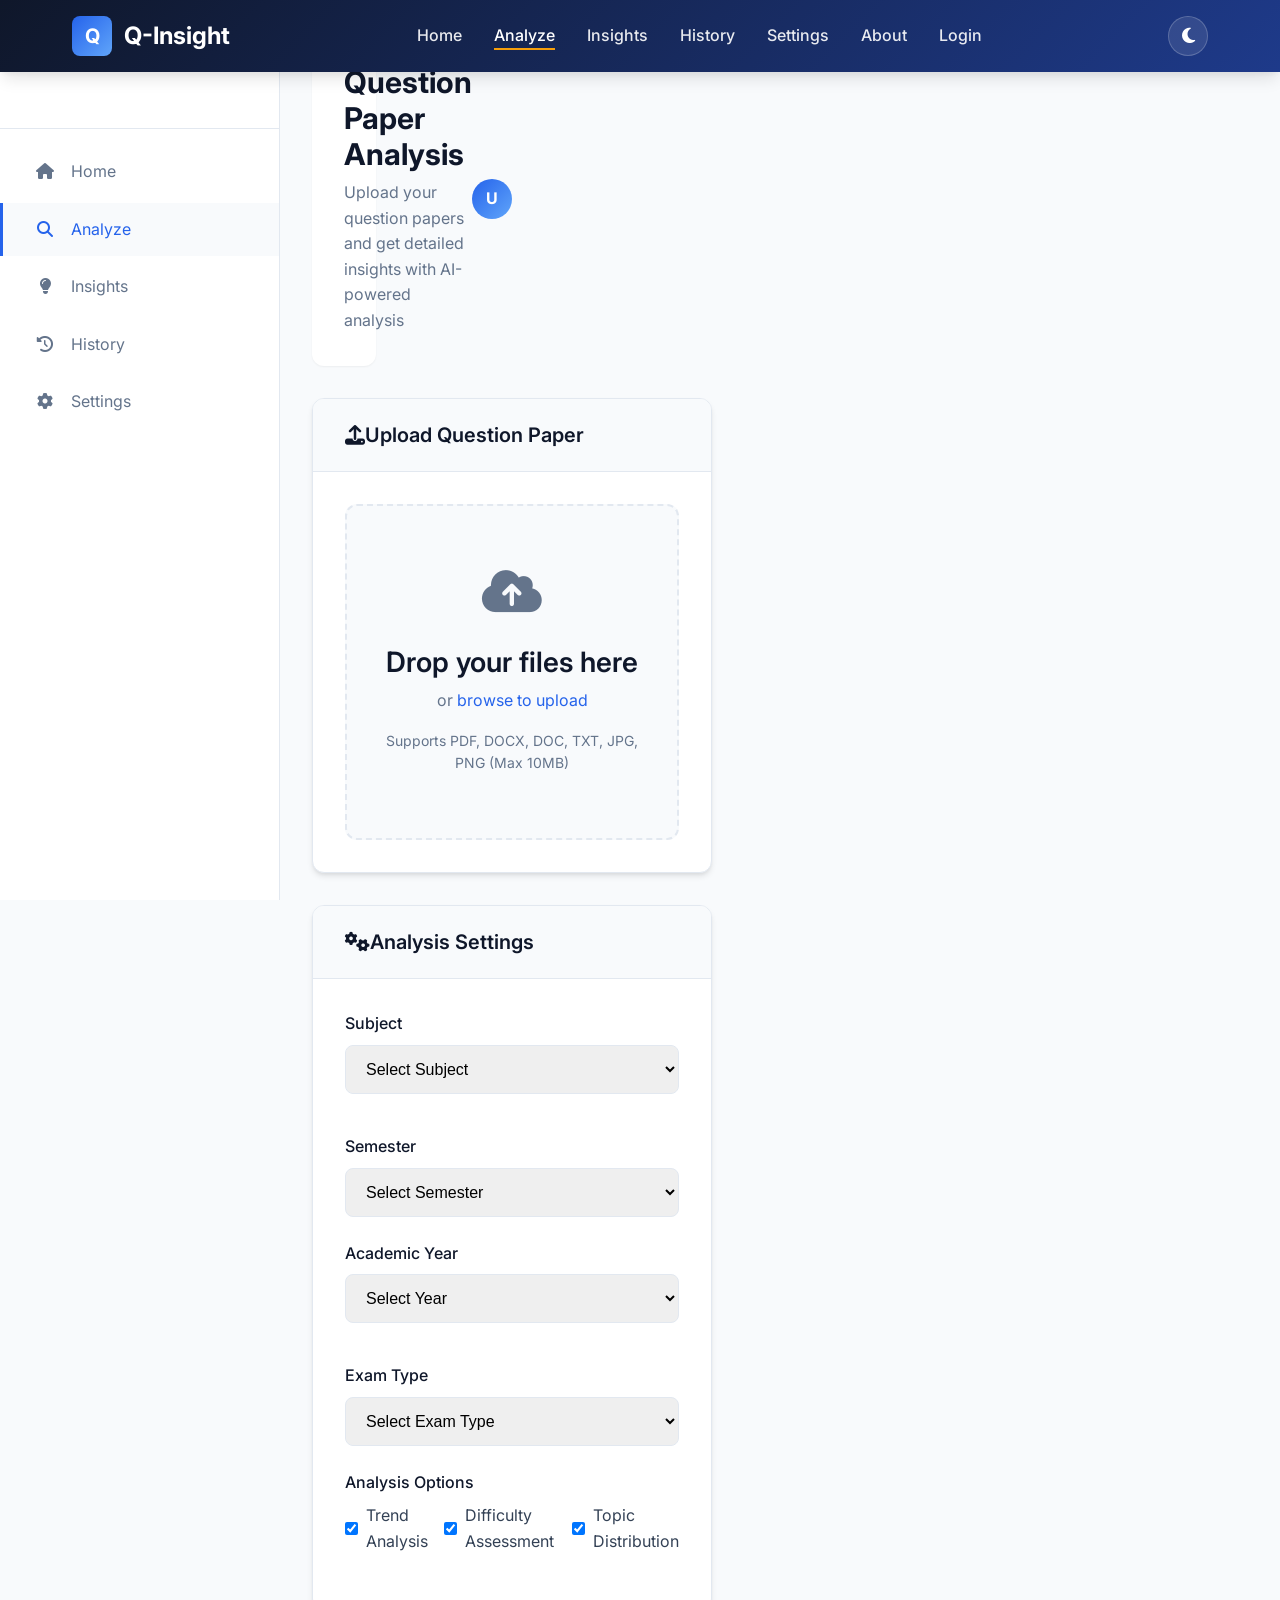
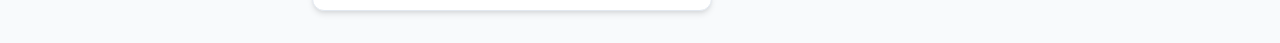
<file: wdt-project/analyze.html>
<!DOCTYPE html>
<html lang="en">
<head>
    <meta charset="UTF-8">
    <meta name="viewport" content="width=device-width, initial-scale=1.0">
    <title>Analyze - Q-Insight</title>
    <meta name="description" content="Upload and analyze question papers to get detailed insights and predictions.">
    <link rel="preconnect" href="https://fonts.googleapis.com">
    <link rel="preconnect" href="https://fonts.gstatic.com" crossorigin>
    <link href="https://fonts.googleapis.com/css2?family=Inter:wght@300;400;500;600;700;800&display=swap" rel="stylesheet">
    <link rel="stylesheet" href="https://cdnjs.cloudflare.com/ajax/libs/font-awesome/6.4.0/css/all.min.css">
    <link rel="stylesheet" href="style.css">
</head>
<body>
    <!-- Loading Animation -->
    <div class="loading-overlay">
        <div class="loading-spinner"></div>
    </div>

    <!-- Navigation -->
    <nav class="navbar">
        <div class="container">
            <div class="logo">
                <div class="logo-icon">Q</div>
                <span class="logo-text">Q-Insight</span>
            </div>

            <ul class="nav-links">
                <li><a href="index.html">Home</a></li>
                <li><a href="analyze.html" class="active">Analyze</a></li>
                <li><a href="insights.html">Insights</a></li>
                <li><a href="history.html">History</a></li>
                <li><a href="settings.html">Settings</a></li>
                <li><a href="about.html">About</a></li>
                <li><a href="login.html">Login</a></li>
            </ul>

            <div class="navbar-actions">
                <button id="theme-toggle" class="theme-toggle-btn" title="Toggle Theme">
                    <i class="fas fa-moon"></i>
                </button>
            </div>

            <div class="mobile-menu-toggle">
                <span></span>
                <span></span>
                <span></span>
            </div>
        </div>
    </nav>

    <!-- Dashboard Layout -->
    <div class="dashboard-container">
        <!-- Sidebar -->
        <aside class="sidebar">
            <div class="sidebar-header">
                <div class="sidebar-logo">
                    <div class="sidebar-logo-icon">Q</div>
                    <span class="sidebar-logo-text">Q-Insight</span>
                </div>
            </div>

            <nav class="sidebar-nav">
                <div class="sidebar-nav-item">
                    <a href="index.html" class="sidebar-nav-link">
                        <span class="sidebar-nav-icon"><i class="fas fa-home"></i></span>
                        Home
                    </a>
                </div>
                <div class="sidebar-nav-item">
                    <a href="analyze.html" class="sidebar-nav-link active">
                        <span class="sidebar-nav-icon"><i class="fas fa-search"></i></span>
                        Analyze
                    </a>
                </div>
                <div class="sidebar-nav-item">
                    <a href="insights.html" class="sidebar-nav-link">
                        <span class="sidebar-nav-icon"><i class="fas fa-lightbulb"></i></span>
                        Insights
                    </a>
                </div>
                <div class="sidebar-nav-item">
                    <a href="history.html" class="sidebar-nav-link">
                        <span class="sidebar-nav-icon"><i class="fas fa-history"></i></span>
                        History
                    </a>
                </div>
                <div class="sidebar-nav-item">
                    <a href="settings.html" class="sidebar-nav-link">
                        <span class="sidebar-nav-icon"><i class="fas fa-cog"></i></span>
                        Settings
                    </a>
                </div>
            </nav>
        </aside>

        <!-- Main Content -->
        <main class="main-content">
            <!-- Dashboard Header -->
            <div class="dashboard-header">
                <div>
                    <h1 class="dashboard-title">Question Paper Analysis</h1>
                    <p style="color: var(--medium-gray); margin: 0.5rem 0 0 0;">
                        Upload your question papers and get detailed insights with AI-powered analysis
                    </p>
                </div>
                <div class="user-profile">
                    <div class="user-avatar">U</div>
                </div>
            </div>

            <!-- Upload Section -->
            <div class="upload-section">
                <div class="grid grid-2">
                    <!-- File Upload -->
                    <div class="card">
                        <div class="card-header">
                            <h3 class="card-title"><i class="fas fa-upload me-2"></i>Upload Question Paper</h3>
                        </div>
                        <div class="card-body">
                            <div class="upload-area">
                                <div class="upload-icon">
                                    <i class="fas fa-cloud-upload-alt"></i>
                                </div>
                                <h3>Drop your files here</h3>
                                <p>or <span style="color: var(--primary-blue); cursor: pointer;">browse to upload</span></p>
                                <p style="font-size: 0.875rem; color: var(--medium-gray); margin-top: 0.5rem;">
                                    Supports PDF, DOCX, DOC, TXT, JPG, PNG (Max 10MB)
                                </p>
                            </div>
                            <input type="file" id="file-input" accept=".pdf,.docx,.doc,.txt,.jpg,.png" style="display: none;">

                            <!-- Progress Bar -->
                            <div class="progress-bar" style="display: none;">
                                <div class="progress-fill"></div>
                            </div>
                        </div>
                    </div>

                    <!-- Analysis Settings -->
                    <div class="card">
                        <div class="card-header">
                            <h3 class="card-title"><i class="fas fa-cogs me-2"></i>Analysis Settings</h3>
                        </div>
                        <div class="card-body">
                            <form id="analysis-form">
                                <div class="form-row">
                                    <div class="form-group">
                                        <label for="subject" class="form-label">Subject</label>
                                        <select id="subject" class="form-control" required>
                                            <option value="">Select Subject</option>
                                            <option value="computer-science">Computer Science</option>
                                            <option value="mathematics">Mathematics</option>
                                            <option value="physics">Physics</option>
                                            <option value="chemistry">Chemistry</option>
                                            <option value="biology">Biology</option>
                                            <option value="english">English</option>
                                            <option value="history">History</option>
                                            <option value="economics">Economics</option>
                                            <option value="other">Other</option>
                                        </select>
                                    </div>

                                    <div class="form-group">
                                        <label for="semester" class="form-label">Semester</label>
                                        <select id="semester" class="form-control" required>
                                            <option value="">Select Semester</option>
                                            <option value="1">Semester 1</option>
                                            <option value="2">Semester 2</option>
                                            <option value="3">Semester 3</option>
                                            <option value="4">Semester 4</option>
                                            <option value="5">Semester 5</option>
                                            <option value="6">Semester 6</option>
                                            <option value="7">Semester 7</option>
                                            <option value="8">Semester 8</option>
                                        </select>
                                    </div>
                                </div>

                                <div class="form-row">
                                    <div class="form-group">
                                        <label for="year" class="form-label">Academic Year</label>
                                        <select id="year" class="form-control" required>
                                            <option value="">Select Year</option>
                                            <option value="2024">2024</option>
                                            <option value="2023">2023</option>
                                            <option value="2022">2022</option>
                                            <option value="2021">2021</option>
                                            <option value="2020">2020</option>
                                        </select>
                                    </div>

                                    <div class="form-group">
                                        <label for="exam-type" class="form-label">Exam Type</label>
                                        <select id="exam-type" class="form-control" required>
                                            <option value="">Select Exam Type</option>
                                            <option value="mid-term">Mid-term Exam</option>
                                            <option value="final">Final Exam</option>
                                            <option value="quiz">Quiz</option>
                                            <option value="assignment">Assignment</option>
                                            <option value="practical">Practical Exam</option>
                                            <option value="viva">Viva Voce</option>
                                        </select>
                                    </div>
                                </div>

                                <div class="form-group">
                                    <label class="form-label">Analysis Options</label>
                                    <div class="d-flex flex-wrap" style="gap: 1rem;">
                                        <label class="d-flex align-center" style="cursor: pointer;">
                                            <input type="checkbox" checked style="margin-right: 0.5rem;">
                                            <span>Trend Analysis</span>
                                        </label>
                                        <label class="d-flex align-center" style="cursor: pointer;">
                                            <input type="checkbox" checked style="margin-right: 0.5rem;">
                                            <span>Difficulty Assessment</span>
                                        </label>
                                        <label class="d-flex align-center" style="cursor: pointer;">
                                            <input type="checkbox" checked style="margin-right: 0.5rem;">
                                            <span>Topic Distribution</span>
                                        </label>
                                    </div>
                                </div>
                            </form>
                        </div>
                    </div>
                </div>
            </div>

            <!-- Results Section (Hidden initially) -->
            <div class="results-section" style="display: none;">
                <!-- Overview Cards -->
                <div class="grid grid-4">
                    <div class="card">
                        <div class="card-body text-center">
                            <div style="font-size: 2rem; color: var(--primary-blue); margin-bottom: 0.5rem;">
                                <i class="fas fa-question-circle"></i>
                            </div>
                            <div style="font-size: 2rem; font-weight: bold; color: var(--primary-navy);" id="total-questions">0</div>
                            <div style="color: var(--medium-gray);">Total Questions</div>
                        </div>
                    </div>

                    <div class="card">
                        <div class="card-body text-center">
                            <div style="font-size: 2rem; color: var(--success); margin-bottom: 0.5rem;">
                                <i class="fas fa-sync-alt"></i>
                            </div>
                            <div style="font-size: 2rem; font-weight: bold; color: var(--primary-navy);" id="repeated-questions">0</div>
                            <div style="color: var(--medium-gray);">Repeated Questions</div>
                        </div>
                    </div>

                    <div class="card">
                        <div class="card-body text-center">
                            <div style="font-size: 2rem; color: var(--warning); margin-bottom: 0.5rem;">
                                <i class="fas fa-chart-bar"></i>
                            </div>
                            <div style="font-size: 1.5rem; font-weight: bold; color: var(--primary-navy);" id="difficulty-level">-</div>
                            <div style="color: var(--medium-gray);">Difficulty Level</div>
                        </div>
                    </div>

                    <div class="card">
                        <div class="card-body text-center">
                            <div style="font-size: 2rem; color: var(--accent-gold); margin-bottom: 0.5rem;">
                                <i class="fas fa-star"></i>
                            </div>
                            <div style="font-size: 2rem; font-weight: bold; color: var(--primary-navy);" id="prediction-accuracy">95%</div>
                            <div style="color: var(--medium-gray);">Prediction Accuracy</div>
                        </div>
                    </div>
                </div>

                <!-- Detailed Analysis -->
                <div class="grid grid-2">
                    <!-- Topic Distribution -->
                    <div class="card">
                        <div class="card-header">
                            <h3 class="card-title"><i class="fas fa-chart-pie me-2"></i>Topic Distribution</h3>
                        </div>
                        <div class="card-body">
                            <div style="display: flex; flex-direction: column; gap: 1rem;">
                                <div>
                                    <div style="display: flex; justify-content: space-between; margin-bottom: 0.5rem;">
                                        <span>Unit 1: Introduction</span>
                                        <span>35%</span>
                                    </div>
                                    <div class="progress-bar">
                                        <div class="progress-fill" style="width: 35%; background: var(--gradient-blue);"></div>
                                    </div>
                                </div>

                                <div>
                                    <div style="display: flex; justify-content: space-between; margin-bottom: 0.5rem;">
                                        <span>Unit 2: Data Structures</span>
                                        <span>28%</span>
                                    </div>
                                    <div class="progress-bar">
                                        <div class="progress-fill" style="width: 28%; background: var(--gradient-blue);"></div>
                                    </div>
                                </div>

                                <div>
                                    <div style="display: flex; justify-content: space-between; margin-bottom: 0.5rem;">
                                        <span>Unit 3: Algorithms</span>
                                        <span>22%</span>
                                    </div>
                                    <div class="progress-bar">
                                        <div class="progress-fill" style="width: 22%; background: var(--gradient-blue);"></div>
                                    </div>
                                </div>

                                <div>
                                    <div style="display: flex; justify-content: space-between; margin-bottom: 0.5rem;">
                                        <span>Unit 4: Database</span>
                                        <span>15%</span>
                                    </div>
                                    <div class="progress-bar">
                                        <div class="progress-fill" style="width: 15%; background: var(--gradient-blue);"></div>
                                    </div>
                                </div>
                            </div>
                        </div>
                    </div>

                    <!-- Important Units -->
                    <div class="card">
                        <div class="card-header">
                            <h3 class="card-title"><i class="fas fa-star me-2"></i>Most Important Units</h3>
                        </div>
                        <div class="card-body">
                            <ul id="important-units" style="list-style: none; padding: 0;">
                                <li style="display: flex; align-items: center; margin-bottom: 1rem; padding: 1rem; background: var(--soft-white); border-radius: var(--radius-md);">
                                    <div style="width: 40px; height: 40px; background: var(--gradient-blue); border-radius: 50%; display: flex; align-items: center; justify-content: center; color: white; margin-right: 1rem; font-weight: bold;">1</div>
                                    <div>
                                        <div style="font-weight: 600; color: var(--primary-navy);">Unit 1: Introduction to Programming</div>
                                        <div style="font-size: 0.875rem; color: var(--medium-gray);">Appeared in 4 out of 5 papers</div>
                                    </div>
                                </li>

                                <li style="display: flex; align-items: center; margin-bottom: 1rem; padding: 1rem; background: var(--soft-white); border-radius: var(--radius-md);">
                                    <div style="width: 40px; height: 40px; background: var(--gradient-blue); border-radius: 50%; display: flex; align-items: center; justify-content: center; color: white; margin-right: 1rem; font-weight: bold;">2</div>
                                    <div>
                                        <div style="font-weight: 600; color: var(--primary-navy);">Unit 2: Data Structures</div>
                                        <div style="font-size: 0.875rem; color: var(--medium-gray);">High frequency in recent exams</div>
                                    </div>
                                </li>

                                <li style="display: flex; align-items: center; margin-bottom: 1rem; padding: 1rem; background: var(--soft-white); border-radius: var(--radius-md);">
                                    <div style="width: 40px; height: 40px; background: var(--gradient-blue); border-radius: 50%; display: flex; align-items: center; justify-content: center; color: white; margin-right: 1rem; font-weight: bold;">3</div>
                                    <div>
                                        <div style="font-weight: 600; color: var(--primary-navy);">Unit 3: Algorithms</div>
                                        <div style="font-size: 0.875rem; color: var(--medium-gray);">Complex problems expected</div>
                                    </div>
                                </li>
                            </ul>
                        </div>
                    </div>
                </div>

                <!-- AI Insights -->
                <div class="card">
                    <div class="card-header">
                        <h3 class="card-title"><i class="fas fa-robot me-2"></i>AI Smart Insights</h3>
                    </div>
                    <div class="card-body">
                        <div id="ai-insights" style="display: grid; grid-template-columns: repeat(auto-fit, minmax(300px, 1fr)); gap: 1rem;">
                            <div class="insight-card" style="display: flex; align-items: flex-start; gap: 1rem; padding: 1rem; background: var(--soft-white); border-radius: var(--radius-md); border-left: 4px solid var(--primary-blue);">
                                <i class="fas fa-lightbulb text-warning" style="font-size: 1.5rem; margin-top: 0.25rem;"></i>
                                <div>
                                    <div style="font-weight: 600; color: var(--primary-navy); margin-bottom: 0.25rem;">Database Queries</div>
                                    <div style="color: var(--medium-gray);">Highly repeated topic with 85% appearance rate in recent papers</div>
                                </div>
                            </div>

                            <div class="insight-card" style="display: flex; align-items: flex-start; gap: 1rem; padding: 1rem; background: var(--soft-white); border-radius: var(--radius-md); border-left: 4px solid var(--success);">
                                <i class="fas fa-lightbulb text-warning" style="font-size: 1.5rem; margin-top: 0.25rem;"></i>
                                <div>
                                    <div style="font-weight: 600; color: var(--primary-navy); margin-bottom: 0.25rem;">Long Answer Questions</div>
                                    <div style="color: var(--medium-gray);">Dominates 60% of the question paper - focus on detailed explanations</div>
                                </div>
                            </div>

                            <div class="insight-card" style="display: flex; align-items: flex-start; gap: 1rem; padding: 1rem; background: var(--soft-white); border-radius: var(--radius-md); border-left: 4px solid var(--warning);">
                                <i class="fas fa-lightbulb text-warning" style="font-size: 1.5rem; margin-top: 0.25rem;"></i>
                                <div>
                                    <div style="font-weight: 600; color: var(--primary-navy); margin-bottom: 0.25rem;">Previous Year Similarity</div>
                                    <div style="color: var(--medium-gray);">75% similarity with last year's paper - review past solutions</div>
                                </div>
                            </div>
                        </div>
                    </div>
                </div>

                <!-- Action Buttons -->
                <div class="d-flex justify-center" style="gap: 1rem; margin-top: 2rem;">
                    <button class="btn btn-primary" onclick="window.location.reload()">
                        <i class="fas fa-redo me-2"></i>Analyze Another Paper
                    </button>
                    <button class="btn btn-secondary" onclick="window.location.href='insights.html'">
                        <i class="fas fa-chart-line me-2"></i>View Detailed Insights
                    </button>
                    <button class="btn btn-success" onclick="saveAnalysis()">
                        <i class="fas fa-save me-2"></i>Save Analysis
                    </button>
                </div>
            </div>
        </main>
    </div>

    <script src="script.js"></script>
    <script>
        function saveAnalysis() {
            showNotification('Analysis saved to history!', 'success');
            setTimeout(() => {
                window.location.href = 'history.html';
            }, 1500);
        }
    </script>
</body>
</html>
</file>
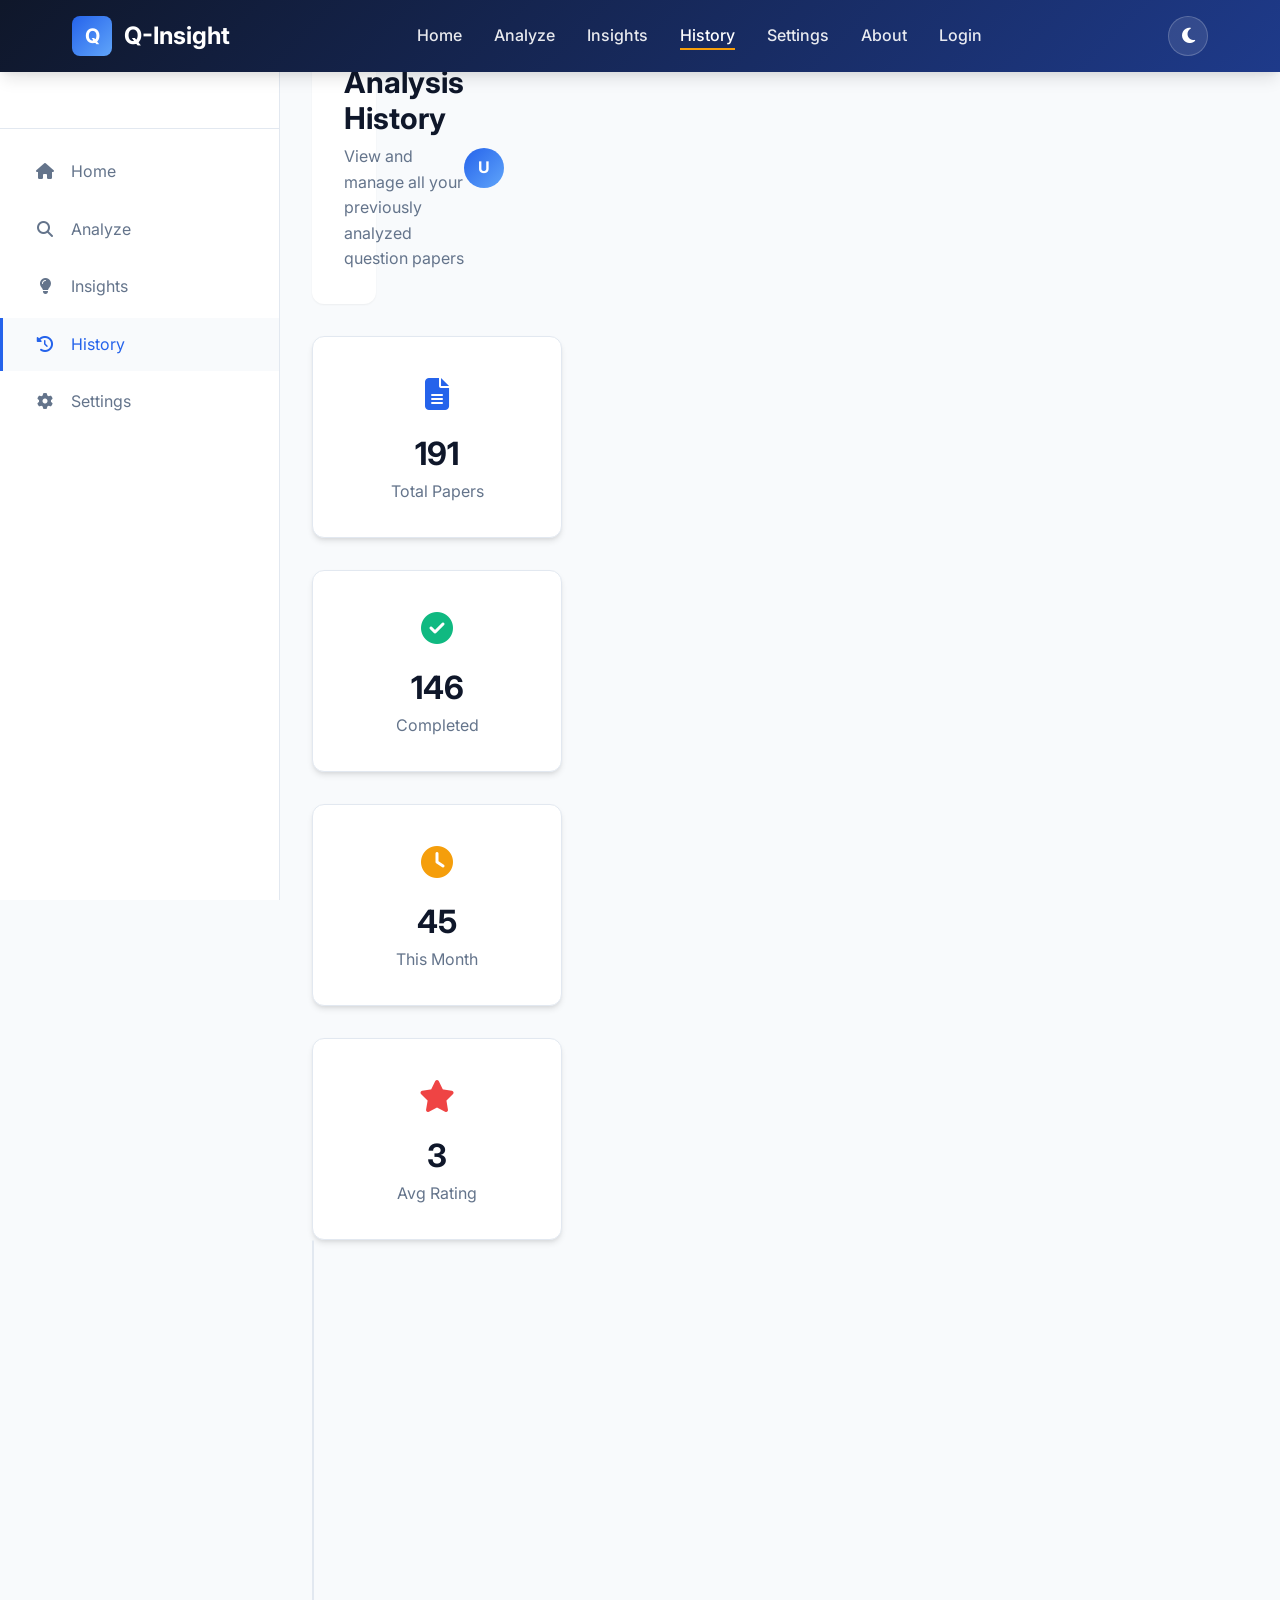
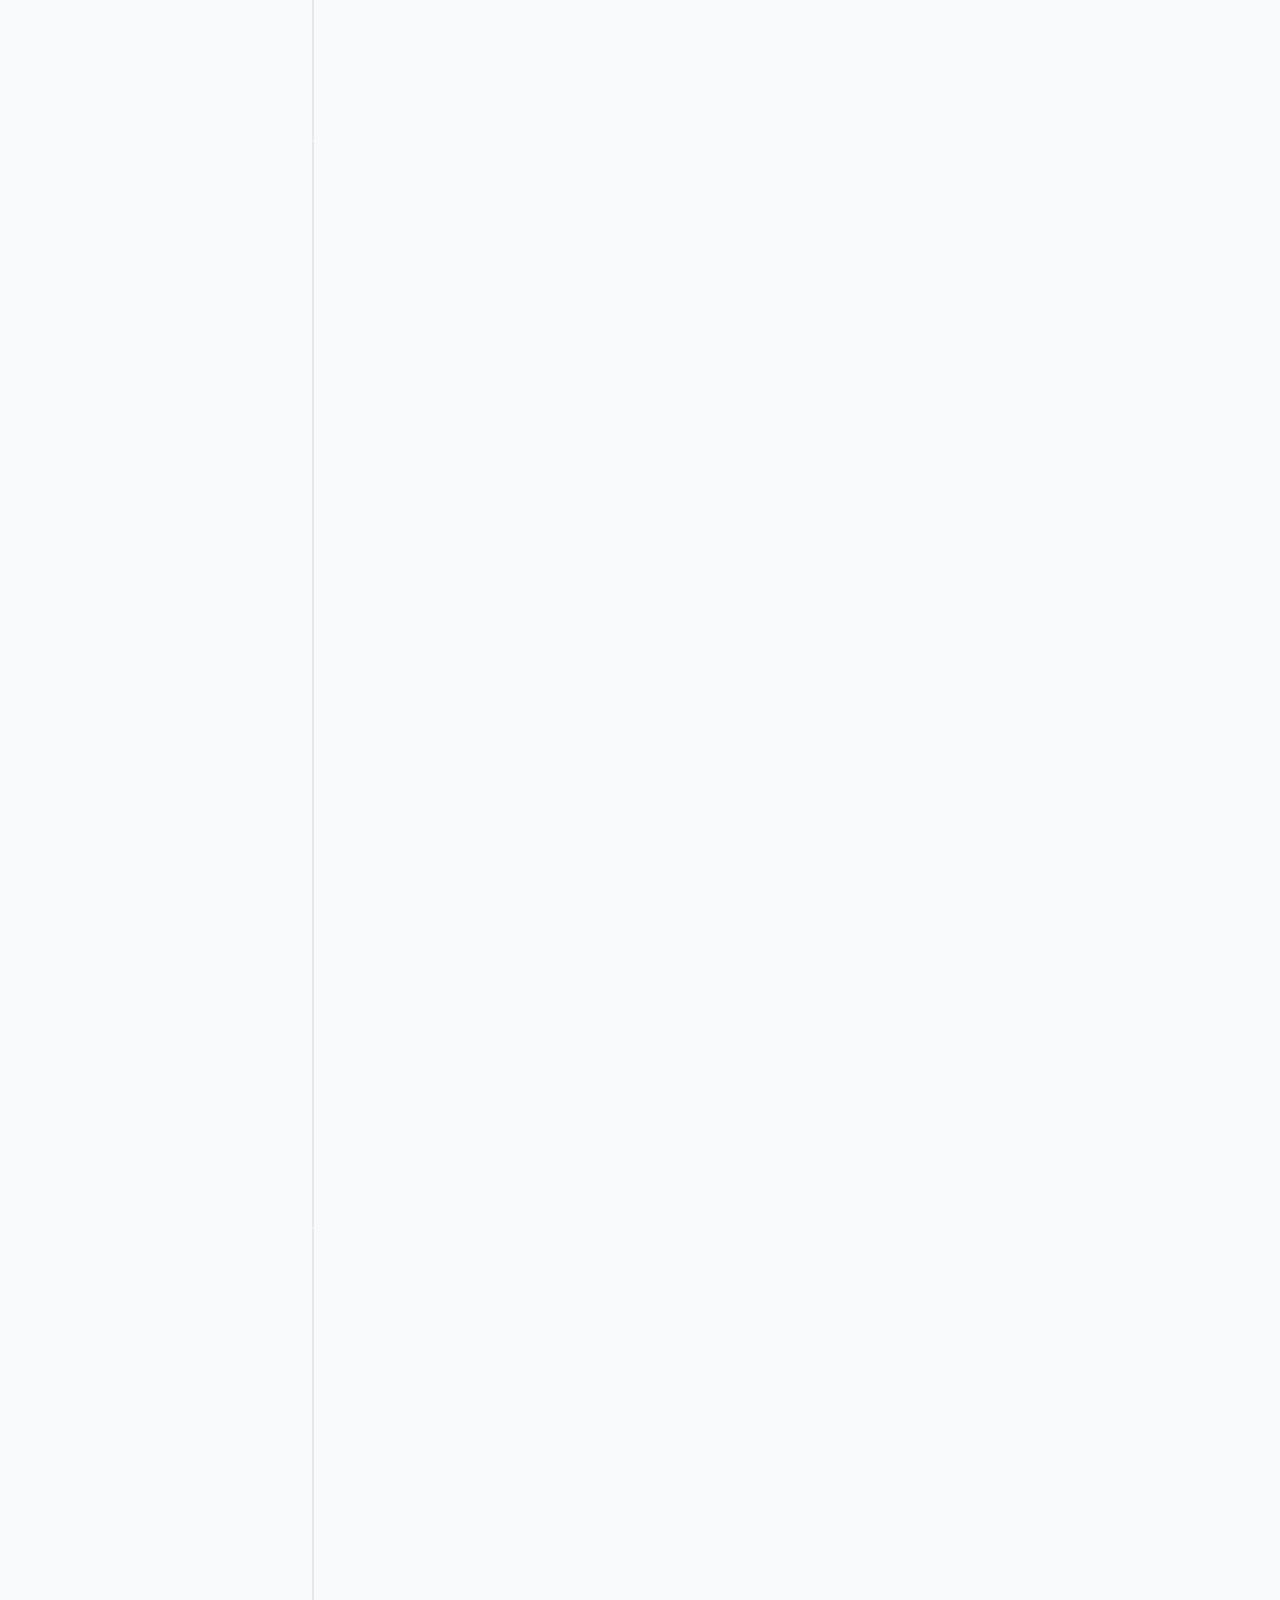
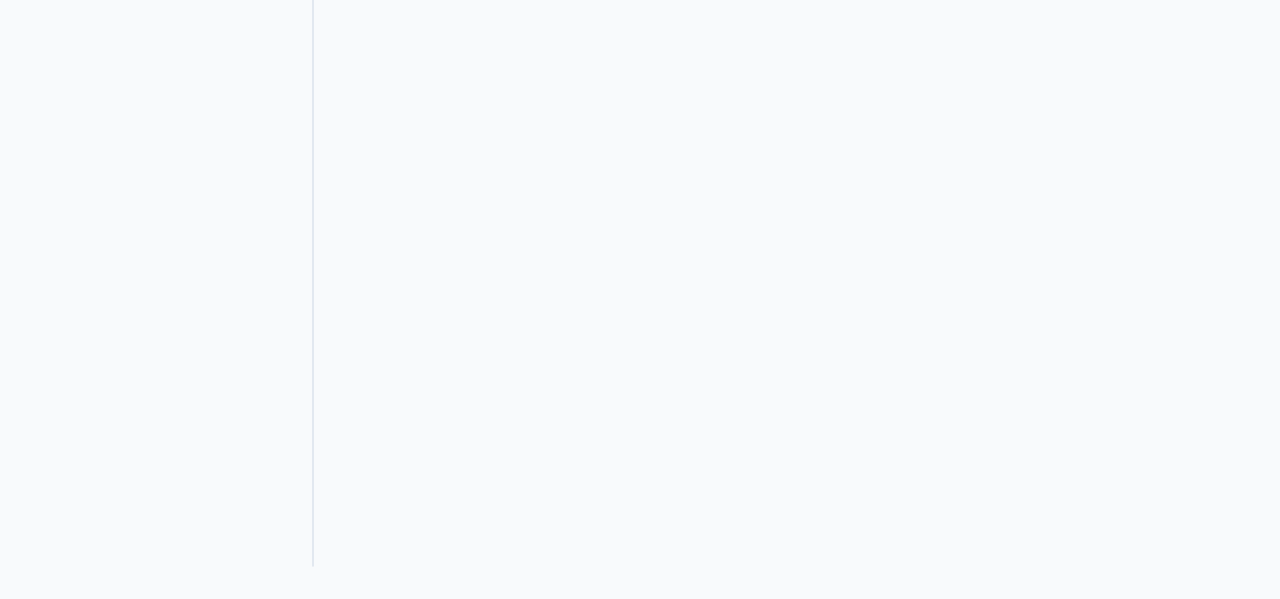
<file: wdt-project/history.html>
<!DOCTYPE html>
<html lang="en">
<head>
    <meta charset="UTF-8">
    <meta name="viewport" content="width=device-width, initial-scale=1.0">
    <title>History - Q-Insight</title>
    <meta name="description" content="View and manage your analyzed question papers history.">
    <link rel="preconnect" href="https://fonts.googleapis.com">
    <link rel="preconnect" href="https://fonts.gstatic.com" crossorigin>
    <link href="https://fonts.googleapis.com/css2?family=Inter:wght@300;400;500;600;700;800&display=swap" rel="stylesheet">
    <link rel="stylesheet" href="https://cdnjs.cloudflare.com/ajax/libs/font-awesome/6.4.0/css/all.min.css">
    <link rel="stylesheet" href="style.css">
</head>
<body>
    <!-- Loading Animation -->
    <div class="loading-overlay">
        <div class="loading-spinner"></div>
    </div>

    <!-- Navigation -->
    <nav class="navbar">
        <div class="container">
            <div class="logo">
                <div class="logo-icon">Q</div>
                <span class="logo-text">Q-Insight</span>
            </div>

            <ul class="nav-links">
                <li><a href="index.html">Home</a></li>
                <li><a href="analyze.html">Analyze</a></li>
                <li><a href="insights.html">Insights</a></li>
                <li><a href="history.html" class="active">History</a></li>
                <li><a href="settings.html">Settings</a></li>
                <li><a href="about.html">About</a></li>
                <li><a href="login.html">Login</a></li>
            </ul>

            <div class="navbar-actions">
                <button id="theme-toggle" class="theme-toggle-btn" title="Toggle Theme">
                    <i class="fas fa-moon"></i>
                </button>
            </div>

            <div class="mobile-menu-toggle">
                <span></span>
                <span></span>
                <span></span>
            </div>
        </div>
    </nav>

    <!-- Dashboard Layout -->
    <div class="dashboard-container">
        <!-- Sidebar -->
        <aside class="sidebar">
            <div class="sidebar-header">
                <div class="sidebar-logo">
                    <div class="sidebar-logo-icon">Q</div>
                    <span class="sidebar-logo-text">Q-Insight</span>
                </div>
            </div>

            <nav class="sidebar-nav">
                <div class="sidebar-nav-item">
                    <a href="index.html" class="sidebar-nav-link">
                        <span class="sidebar-nav-icon"><i class="fas fa-home"></i></span>
                        Home
                    </a>
                </div>
                <div class="sidebar-nav-item">
                    <a href="analyze.html" class="sidebar-nav-link">
                        <span class="sidebar-nav-icon"><i class="fas fa-search"></i></span>
                        Analyze
                    </a>
                </div>
                <div class="sidebar-nav-item">
                    <a href="insights.html" class="sidebar-nav-link">
                        <span class="sidebar-nav-icon"><i class="fas fa-lightbulb"></i></span>
                        Insights
                    </a>
                </div>
                <div class="sidebar-nav-item">
                    <a href="history.html" class="sidebar-nav-link active">
                        <span class="sidebar-nav-icon"><i class="fas fa-history"></i></span>
                        History
                    </a>
                </div>
                <div class="sidebar-nav-item">
                    <a href="settings.html" class="sidebar-nav-link">
                        <span class="sidebar-nav-icon"><i class="fas fa-cog"></i></span>
                        Settings
                    </a>
                </div>
            </nav>
        </aside>

        <!-- Main Content -->
        <main class="main-content">
            <!-- Dashboard Header -->
            <div class="dashboard-header">
                <div>
                    <h1 class="dashboard-title">Analysis History</h1>
                    <p style="color: var(--medium-gray); margin: 0.5rem 0 0 0;">
                        View and manage all your previously analyzed question papers
                    </p>
                </div>
                <div class="user-profile">
                    <div class="user-avatar">U</div>
                </div>
            </div>

            <!-- Stats Cards -->
            <div class="grid grid-4">
                <div class="card">
                    <div class="card-body text-center">
                        <div style="font-size: 2rem; color: var(--primary-blue); margin-bottom: 0.5rem;">
                            <i class="fas fa-file-alt"></i>
                        </div>
                        <div style="font-size: 2rem; font-weight: bold; color: var(--primary-navy);" data-counter="247">0</div>
                        <div style="color: var(--medium-gray);">Total Papers</div>
                    </div>
                </div>

                <div class="card">
                    <div class="card-body text-center">
                        <div style="font-size: 2rem; color: var(--success); margin-bottom: 0.5rem;">
                            <i class="fas fa-check-circle"></i>
                        </div>
                        <div style="font-size: 2rem; font-weight: bold; color: var(--primary-navy);" data-counter="189">0</div>
                        <div style="color: var(--medium-gray);">Completed</div>
                    </div>
                </div>

                <div class="card">
                    <div class="card-body text-center">
                        <div style="font-size: 2rem; color: var(--warning); margin-bottom: 0.5rem;">
                            <i class="fas fa-clock"></i>
                        </div>
                        <div style="font-size: 2rem; font-weight: bold; color: var(--primary-navy);" data-counter="58">0</div>
                        <div style="color: var(--medium-gray);">This Month</div>
                    </div>
                </div>

                <div class="card">
                    <div class="card-body text-center">
                        <div style="font-size: 2rem; color: var(--error); margin-bottom: 0.5rem;">
                            <i class="fas fa-star"></i>
                        </div>
                        <div style="font-size: 2rem; font-weight: bold; color: var(--primary-navy);" data-counter="4.8">0</div>
                        <div style="color: var(--medium-gray);">Avg Rating</div>
                    </div>
                </div>
            </div>

            <!-- Search and Filters -->
            <div class="card">
                <div class="card-body">
                    <div class="search-container">
                        <input type="text" class="search-input" placeholder="Search papers by name, subject, or topic...">
                        <i class="fas fa-search search-icon"></i>
                    </div>

                    <div class="filters">
                        <button class="filter-btn active" data-filter="all">All Papers</button>
                        <button class="filter-btn" data-filter="recent">Recent</button>
                        <button class="filter-btn" data-filter="computer-science">Computer Science</button>
                        <button class="filter-btn" data-filter="mathematics">Mathematics</button>
                        <button class="filter-btn" data-filter="physics">Physics</button>
                        <button class="filter-btn" data-filter="high-difficulty">High Difficulty</button>
                    </div>
                </div>
            </div>

            <!-- Papers Table -->
            <div class="card">
                <div class="card-header">
                    <h3 class="card-title"><i class="fas fa-table me-2"></i>Analyzed Papers</h3>
                </div>
                <div class="card-body">
                    <div style="overflow-x: auto;">
                        <table class="table">
                            <thead>
                                <tr>
                                    <th><input type="checkbox" id="select-all"></th>
                                    <th>Paper Name</th>
                                    <th>Subject</th>
                                    <th>Date</th>
                                    <th>Difficulty</th>
                                    <th>Questions</th>
                                    <th>Status</th>
                                    <th>Actions</th>
                                </tr>
                            </thead>
                            <tbody id="papers-table">
                                <!-- Sample data rows -->
                                <tr class="searchable-item filterable-item" data-category="computer-science">
                                    <td><input type="checkbox" class="paper-checkbox"></td>
                                    <td>
                                        <div style="display: flex; align-items: center; gap: 0.75rem;">
                                            <div style="width: 32px; height: 32px; background: var(--gradient-blue); border-radius: var(--radius-sm); display: flex; align-items: center; justify-content: center; color: white; font-weight: bold;">CS</div>
                                            <div>
                                                <div style="font-weight: 600; color: var(--primary-navy);">CS Final Exam 2024</div>
                                                <div style="color: var(--medium-gray); font-size: 0.875rem;">Database Management, Algorithms</div>
                                            </div>
                                        </div>
                                    </td>
                                    <td>Computer Science</td>
                                    <td>March 15, 2024</td>
                                    <td><span style="background: var(--error); color: white; padding: 0.25rem 0.5rem; border-radius: var(--radius-sm); font-size: 0.75rem; font-weight: 500;">Hard</span></td>
                                    <td>45</td>
                                    <td><span style="background: var(--success); color: white; padding: 0.25rem 0.5rem; border-radius: var(--radius-sm); font-size: 0.75rem; font-weight: 500;">Completed</span></td>
                                    <td>
                                        <div style="display: flex; gap: 0.5rem;">
                                            <button class="btn btn-sm" style="background: var(--primary-blue); color: white; border: none; padding: 0.375rem 0.75rem; border-radius: var(--radius-sm); cursor: pointer;" onclick="viewPaper(this)">
                                                <i class="fas fa-eye"></i>
                                            </button>
                                            <button class="btn btn-sm" style="background: var(--warning); color: white; border: none; padding: 0.375rem 0.75rem; border-radius: var(--radius-sm); cursor: pointer;" onclick="reanalyzePaper(this)">
                                                <i class="fas fa-redo"></i>
                                            </button>
                                            <button class="btn btn-sm" style="background: var(--error); color: white; border: none; padding: 0.375rem 0.75rem; border-radius: var(--radius-sm); cursor: pointer;" onclick="deletePaper(this)">
                                                <i class="fas fa-trash"></i>
                                            </button>
                                        </div>
                                    </td>
                                </tr>

                                <tr class="searchable-item filterable-item" data-category="mathematics">
                                    <td><input type="checkbox" class="paper-checkbox"></td>
                                    <td>
                                        <div style="display: flex; align-items: center; gap: 0.75rem;">
                                            <div style="width: 32px; height: 32px; background: var(--gradient-blue); border-radius: var(--radius-sm); display: flex; align-items: center; justify-content: center; color: white; font-weight: bold;">M</div>
                                            <div>
                                                <div style="font-weight: 600; color: var(--primary-navy);">Mathematics Mid-term</div>
                                                <div style="color: var(--medium-gray); font-size: 0.875rem;">Calculus, Linear Algebra</div>
                                            </div>
                                        </div>
                                    </td>
                                    <td>Mathematics</td>
                                    <td>March 10, 2024</td>
                                    <td><span style="background: var(--warning); color: white; padding: 0.25rem 0.5rem; border-radius: var(--radius-sm); font-size: 0.75rem; font-weight: 500;">Medium</span></td>
                                    <td>32</td>
                                    <td><span style="background: var(--success); color: white; padding: 0.25rem 0.5rem; border-radius: var(--radius-sm); font-size: 0.75rem; font-weight: 500;">Completed</span></td>
                                    <td>
                                        <div style="display: flex; gap: 0.5rem;">
                                            <button class="btn btn-sm" style="background: var(--primary-blue); color: white; border: none; padding: 0.375rem 0.75rem; border-radius: var(--radius-sm); cursor: pointer;" onclick="viewPaper(this)">
                                                <i class="fas fa-eye"></i>
                                            </button>
                                            <button class="btn btn-sm" style="background: var(--warning); color: white; border: none; padding: 0.375rem 0.75rem; border-radius: var(--radius-sm); cursor: pointer;" onclick="reanalyzePaper(this)">
                                                <i class="fas fa-redo"></i>
                                            </button>
                                            <button class="btn btn-sm" style="background: var(--error); color: white; border: none; padding: 0.375rem 0.75rem; border-radius: var(--radius-sm); cursor: pointer;" onclick="deletePaper(this)">
                                                <i class="fas fa-trash"></i>
                                            </button>
                                        </div>
                                    </td>
                                </tr>

                                <tr class="searchable-item filterable-item" data-category="physics">
                                    <td><input type="checkbox" class="paper-checkbox"></td>
                                    <td>
                                        <div style="display: flex; align-items: center; gap: 0.75rem;">
                                            <div style="width: 32px; height: 32px; background: var(--gradient-blue); border-radius: var(--radius-sm); display: flex; align-items: center; justify-content: center; color: white; font-weight: bold;">P</div>
                                            <div>
                                                <div style="font-weight: 600; color: var(--primary-navy);">Physics Lab Exam</div>
                                                <div style="color: var(--medium-gray); font-size: 0.875rem;">Mechanics, Optics</div>
                                            </div>
                                        </div>
                                    </td>
                                    <td>Physics</td>
                                    <td>March 5, 2024</td>
                                    <td><span style="background: var(--success); color: white; padding: 0.25rem 0.5rem; border-radius: var(--radius-sm); font-size: 0.75rem; font-weight: 500;">Easy</span></td>
                                    <td>28</td>
                                    <td><span style="background: var(--success); color: white; padding: 0.25rem 0.5rem; border-radius: var(--radius-sm); font-size: 0.75rem; font-weight: 500;">Completed</span></td>
                                    <td>
                                        <div style="display: flex; gap: 0.5rem;">
                                            <button class="btn btn-sm" style="background: var(--primary-blue); color: white; border: none; padding: 0.375rem 0.75rem; border-radius: var(--radius-sm); cursor: pointer;" onclick="viewPaper(this)">
                                                <i class="fas fa-eye"></i>
                                            </button>
                                            <button class="btn btn-sm" style="background: var(--warning); color: white; border: none; padding: 0.375rem 0.75rem; border-radius: var(--radius-sm); cursor: pointer;" onclick="reanalyzePaper(this)">
                                                <i class="fas fa-redo"></i>
                                            </button>
                                            <button class="btn btn-sm" style="background: var(--error); color: white; border: none; padding: 0.375rem 0.75rem; border-radius: var(--radius-sm); cursor: pointer;" onclick="deletePaper(this)">
                                                <i class="fas fa-trash"></i>
                                            </button>
                                        </div>
                                    </td>
                                </tr>

                                <tr class="searchable-item filterable-item" data-category="computer-science">
                                    <td><input type="checkbox" class="paper-checkbox"></td>
                                    <td>
                                        <div style="display: flex; align-items: center; gap: 0.75rem;">
                                            <div style="width: 32px; height: 32px; background: var(--gradient-blue); border-radius: var(--radius-sm); display: flex; align-items: center; justify-content: center; color: white; font-weight: bold;">CS</div>
                                            <div>
                                                <div style="font-weight: 600; color: var(--primary-navy);">Data Structures Quiz</div>
                                                <div style="color: var(--medium-gray); font-size: 0.875rem;">Trees, Graphs, Sorting</div>
                                            </div>
                                        </div>
                                    </td>
                                    <td>Computer Science</td>
                                    <td>February 28, 2024</td>
                                    <td><span style="background: var(--warning); color: white; padding: 0.25rem 0.5rem; border-radius: var(--radius-sm); font-size: 0.75rem; font-weight: 500;">Medium</span></td>
                                    <td>20</td>
                                    <td><span style="background: var(--success); color: white; padding: 0.25rem 0.5rem; border-radius: var(--radius-sm); font-size: 0.75rem; font-weight: 500;">Completed</span></td>
                                    <td>
                                        <div style="display: flex; gap: 0.5rem;">
                                            <button class="btn btn-sm" style="background: var(--primary-blue); color: white; border: none; padding: 0.375rem 0.75rem; border-radius: var(--radius-sm); cursor: pointer;" onclick="viewPaper(this)">
                                                <i class="fas fa-eye"></i>
                                            </button>
                                            <button class="btn btn-sm" style="background: var(--warning); color: white; border: none; padding: 0.375rem 0.75rem; border-radius: var(--radius-sm); cursor: pointer;" onclick="reanalyzePaper(this)">
                                                <i class="fas fa-redo"></i>
                                            </button>
                                            <button class="btn btn-sm" style="background: var(--error); color: white; border: none; padding: 0.375rem 0.75rem; border-radius: var(--radius-sm); cursor: pointer;" onclick="deletePaper(this)">
                                                <i class="fas fa-trash"></i>
                                            </button>
                                        </div>
                                    </td>
                                </tr>

                                <tr class="searchable-item filterable-item" data-category="mathematics">
                                    <td><input type="checkbox" class="paper-checkbox"></td>
                                    <td>
                                        <div style="display: flex; align-items: center; gap: 0.75rem;">
                                            <div style="width: 32px; height: 32px; background: var(--gradient-blue); border-radius: var(--radius-sm); display: flex; align-items: center; justify-content: center; color: white; font-weight: bold;">M</div>
                                            <div>
                                                <div style="font-weight: 600; color: var(--primary-navy);">Statistics Assignment</div>
                                                <div style="color: var(--medium-gray); font-size: 0.875rem;">Probability, Data Analysis</div>
                                            </div>
                                        </div>
                                    </td>
                                    <td>Mathematics</td>
                                    <td>February 20, 2024</td>
                                    <td><span style="background: var(--success); color: white; padding: 0.25rem 0.5rem; border-radius: var(--radius-sm); font-size: 0.75rem; font-weight: 500;">Easy</span></td>
                                    <td>15</td>
                                    <td><span style="background: var(--success); color: white; padding: 0.25rem 0.5rem; border-radius: var(--radius-sm); font-size: 0.75rem; font-weight: 500;">Completed</span></td>
                                    <td>
                                        <div style="display: flex; gap: 0.5rem;">
                                            <button class="btn btn-sm" style="background: var(--primary-blue); color: white; border: none; padding: 0.375rem 0.75rem; border-radius: var(--radius-sm); cursor: pointer;" onclick="viewPaper(this)">
                                                <i class="fas fa-eye"></i>
                                            </button>
                                            <button class="btn btn-sm" style="background: var(--warning); color: white; border: none; padding: 0.375rem 0.75rem; border-radius: var(--radius-sm); cursor: pointer;" onclick="reanalyzePaper(this)">
                                                <i class="fas fa-redo"></i>
                                            </button>
                                            <button class="btn btn-sm" style="background: var(--error); color: white; border: none; padding: 0.375rem 0.75rem; border-radius: var(--radius-sm); cursor: pointer;" onclick="deletePaper(this)">
                                                <i class="fas fa-trash"></i>
                                            </button>
                                        </div>
                                    </td>
                                </tr>
                            </tbody>
                        </table>
                    </div>
                </div>

                <!-- Bulk Actions -->
                <div class="card-footer">
                    <div style="display: flex; justify-content: space-between; align-items: center;">
                        <div id="bulk-actions" style="display: none;">
                            <span style="margin-right: 1rem; color: var(--medium-gray);">Selected: <span id="selected-count">0</span></span>
                            <button class="btn btn-sm" style="background: var(--error); color: white; border: none; margin-right: 0.5rem;" onclick="bulkDelete()">
                                <i class="fas fa-trash me-1"></i>Delete Selected
                            </button>
                            <button class="btn btn-sm" style="background: var(--warning); color: white; border: none;" onclick="bulkExport()">
                                <i class="fas fa-download me-1"></i>Export Selected
                            </button>
                        </div>
                        <div style="margin-left: auto;">
                            <button class="btn btn-secondary btn-sm" onclick="loadMorePapers()">
                                <i class="fas fa-plus me-1"></i>Load More
                            </button>
                        </div>
                    </div>
                </div>
            </div>

            <!-- Recent Activity -->
            <div class="card">
                <div class="card-header">
                    <h3 class="card-title"><i class="fas fa-clock me-2"></i>Recent Activity</h3>
                </div>
                <div class="card-body">
                    <div style="display: flex; flex-direction: column; gap: 1rem;">
                        <div style="display: flex; align-items: flex-start; gap: 1rem; padding: 1rem; background: var(--soft-white); border-radius: var(--radius-md);">
                            <div style="width: 40px; height: 40px; background: var(--gradient-blue); border-radius: 50%; display: flex; align-items: center; justify-content: center; color: white;">
                                <i class="fas fa-file-upload"></i>
                            </div>
                            <div style="flex: 1;">
                                <div style="font-weight: 600; color: var(--primary-navy);">CS Final Exam 2024 uploaded</div>
                                <div style="color: var(--medium-gray); font-size: 0.875rem;">Analysis completed successfully • 2 minutes ago</div>
                            </div>
                        </div>

                        <div style="display: flex; align-items: flex-start; gap: 1rem; padding: 1rem; background: var(--soft-white); border-radius: var(--radius-md);">
                            <div style="width: 40px; height: 40px; background: var(--success); border-radius: 50%; display: flex; align-items: center; justify-content: center; color: white;">
                                <i class="fas fa-check-circle"></i>
                            </div>
                            <div style="flex: 1;">
                                <div style="font-weight: 600; color: var(--primary-navy);">Mathematics Mid-term analysis completed</div>
                                <div style="color: var(--medium-gray); font-size: 0.875rem;">High difficulty detected • 1 hour ago</div>
                            </div>
                        </div>

                        <div style="display: flex; align-items: flex-start; gap: 1rem; padding: 1rem; background: var(--soft-white); border-radius: var(--radius-md);">
                            <div style="width: 40px; height: 40px; background: var(--warning); border-radius: 50%; display: flex; align-items: center; justify-content: center; color: white;">
                                <i class="fas fa-share"></i>
                            </div>
                            <div style="flex: 1;">
                                <div style="font-weight: 600; color: var(--primary-navy);">Physics Lab Exam insights shared</div>
                                <div style="color: var(--medium-gray); font-size: 0.875rem;">Report exported to PDF • 3 hours ago</div>
                            </div>
                        </div>
                    </div>
                </div>
            </div>
        </main>
    </div>

    <script src="script.js"></script>
    <script>
        // History page specific functionality
        document.addEventListener('DOMContentLoaded', function() {
            initializeBulkActions();
        });

        function initializeBulkActions() {
            const selectAllCheckbox = document.getElementById('select-all');
            const paperCheckboxes = document.querySelectorAll('.paper-checkbox');
            const bulkActions = document.getElementById('bulk-actions');
            const selectedCount = document.getElementById('selected-count');

            selectAllCheckbox.addEventListener('change', function() {
                paperCheckboxes.forEach(checkbox => {
                    checkbox.checked = this.checked;
                });
                updateBulkActions();
            });

            paperCheckboxes.forEach(checkbox => {
                checkbox.addEventListener('change', updateBulkActions);
            });

            function updateBulkActions() {
                const checkedBoxes = document.querySelectorAll('.paper-checkbox:checked');
                const count = checkedBoxes.length;

                selectedCount.textContent = count;

                if (count > 0) {
                    bulkActions.style.display = 'block';
                } else {
                    bulkActions.style.display = 'none';
                }

                // Update select all checkbox state
                selectAllCheckbox.checked = count === paperCheckboxes.length && count > 0;
                selectAllCheckbox.indeterminate = count > 0 && count < paperCheckboxes.length;
            }
        }

        function viewPaper(button) {
            const row = button.closest('tr');
            const paperName = row.querySelector('td:nth-child(2) div div').textContent;
            showNotification(`Viewing ${paperName}`, 'info');
            // In a real app, this would navigate to the detailed view
        }

        function reanalyzePaper(button) {
            const row = button.closest('tr');
            const paperName = row.querySelector('td:nth-child(2) div div').textContent;
            showNotification(`Re-analyzing ${paperName}...`, 'info');
            setTimeout(() => {
                showNotification('Re-analysis completed!', 'success');
            }, 2000);
        }

        function deletePaper(button) {
            const row = button.closest('tr');
            const paperName = row.querySelector('td:nth-child(2) div div').textContent;

            if (confirm(`Are you sure you want to delete "${paperName}"?`)) {
                row.remove();
                showNotification(`${paperName} deleted successfully`, 'success');
            }
        }

        function bulkDelete() {
            const selectedCheckboxes = document.querySelectorAll('.paper-checkbox:checked');
            const count = selectedCheckboxes.length;

            if (confirm(`Are you sure you want to delete ${count} selected papers?`)) {
                selectedCheckboxes.forEach(checkbox => {
                    checkbox.closest('tr').remove();
                });
                showNotification(`${count} papers deleted successfully`, 'success');
                document.getElementById('bulk-actions').style.display = 'none';
            }
        }

        function bulkExport() {
            const selectedCheckboxes = document.querySelectorAll('.paper-checkbox:checked');
            const count = selectedCheckboxes.length;

            showNotification(`Exporting ${count} papers...`, 'info');
            setTimeout(() => {
                showNotification('Export completed successfully!', 'success');
            }, 2000);
        }

        function loadMorePapers() {
            showNotification('Loading more papers...', 'info');
            setTimeout(() => {
                showNotification('Additional papers loaded!', 'success');
            }, 1500);
        }
    </script>
</body>
</html>
</file>
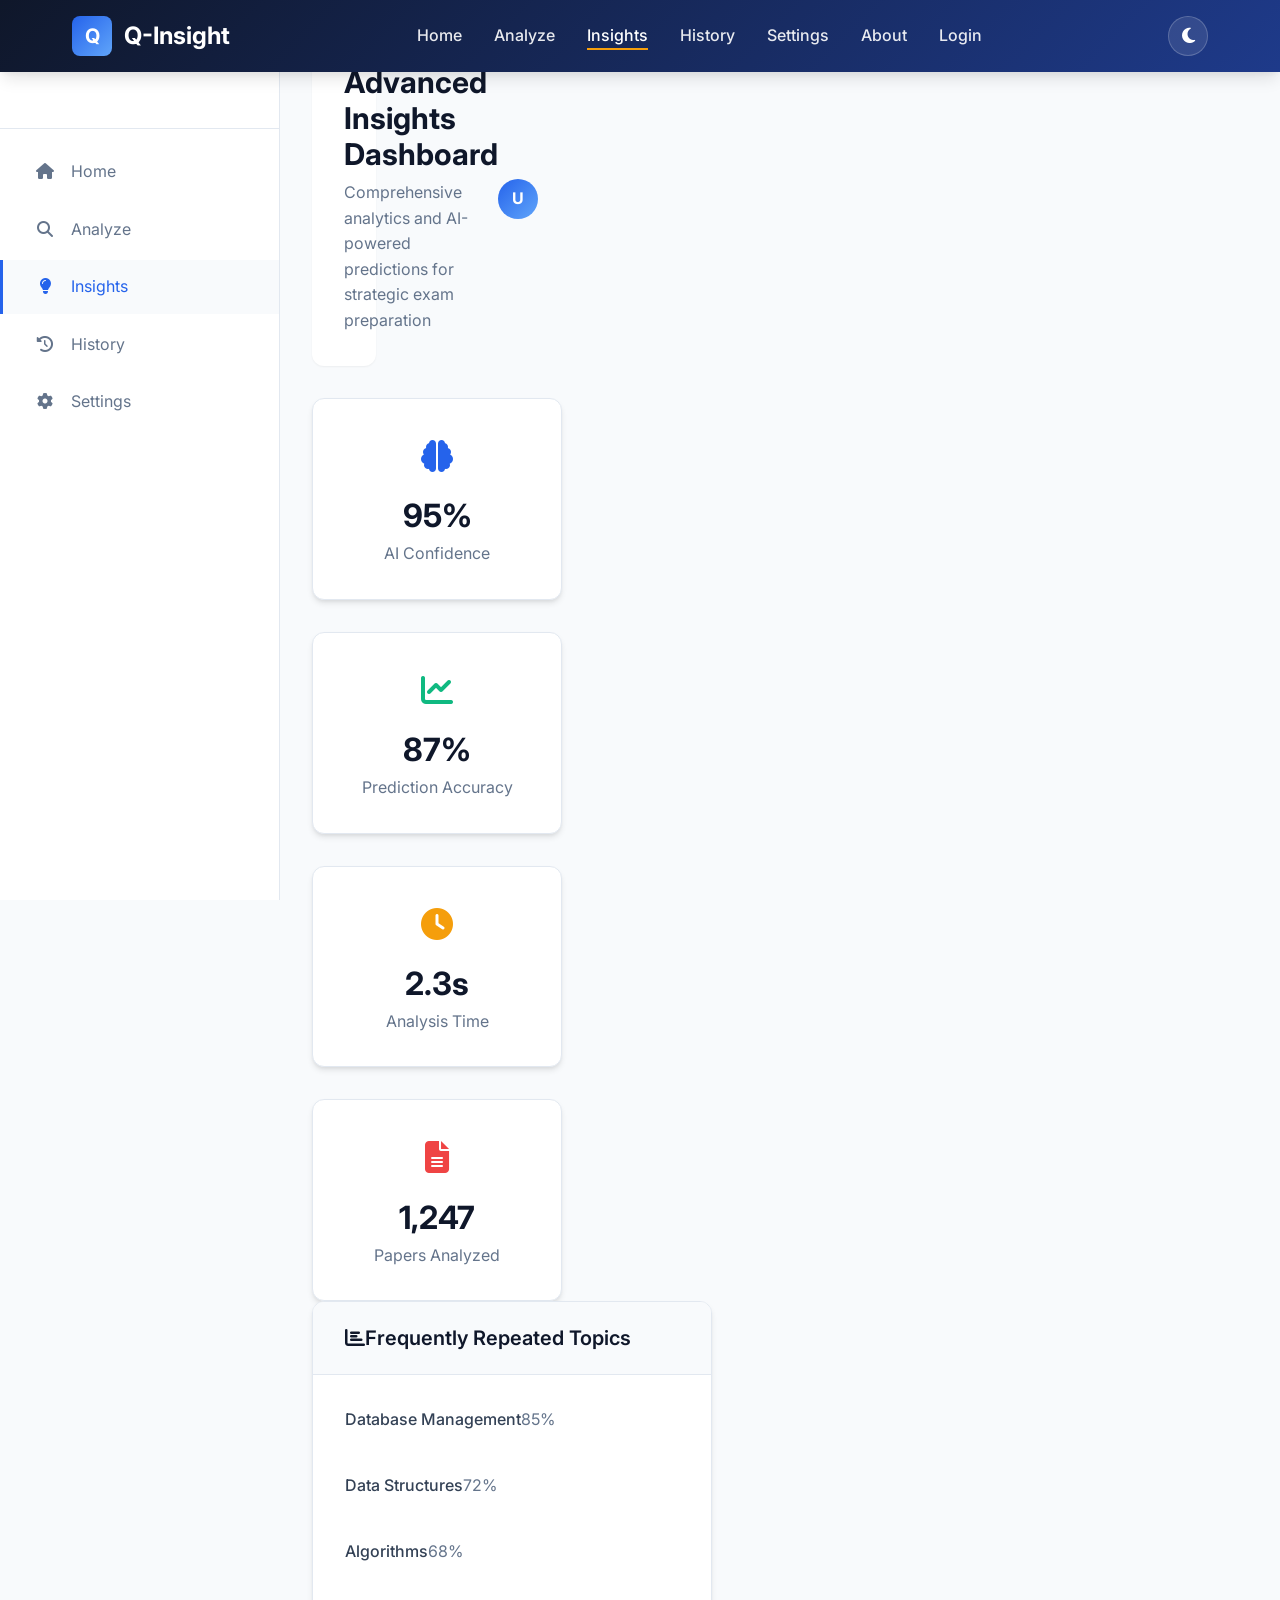
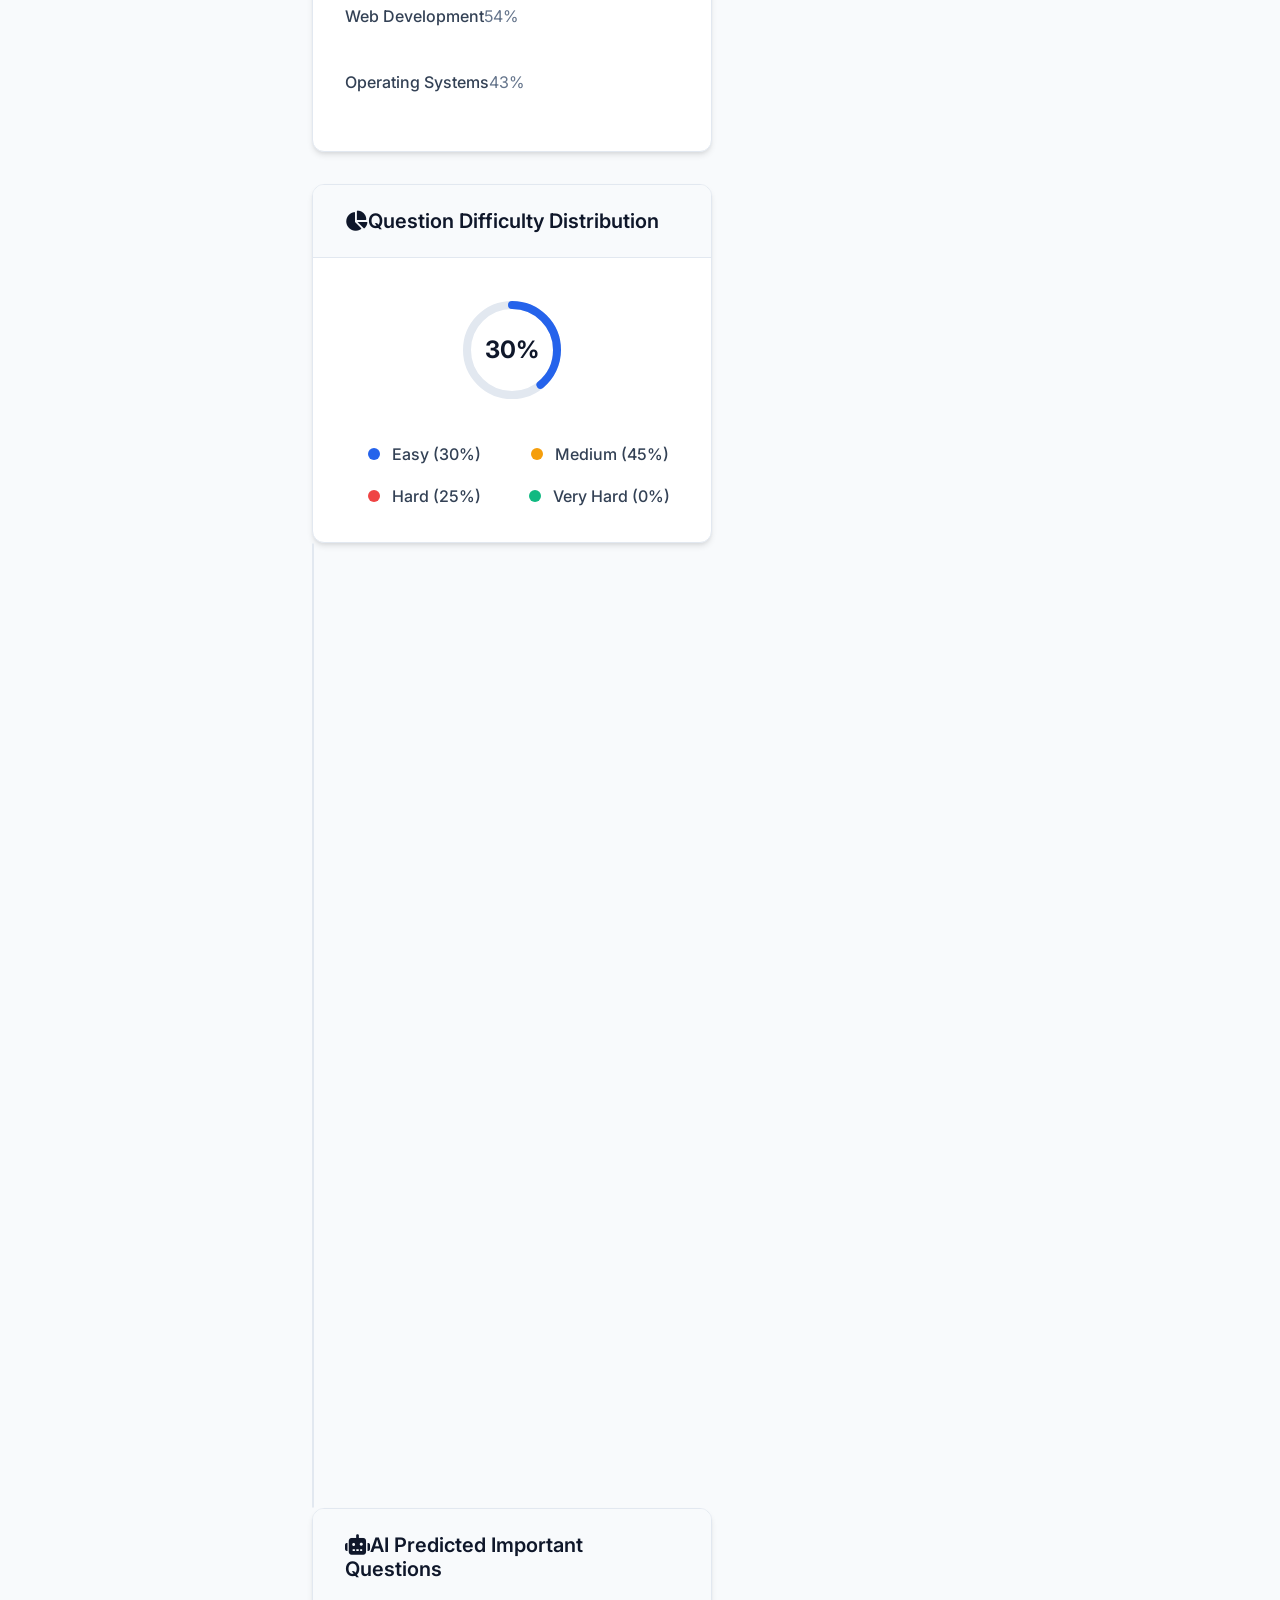
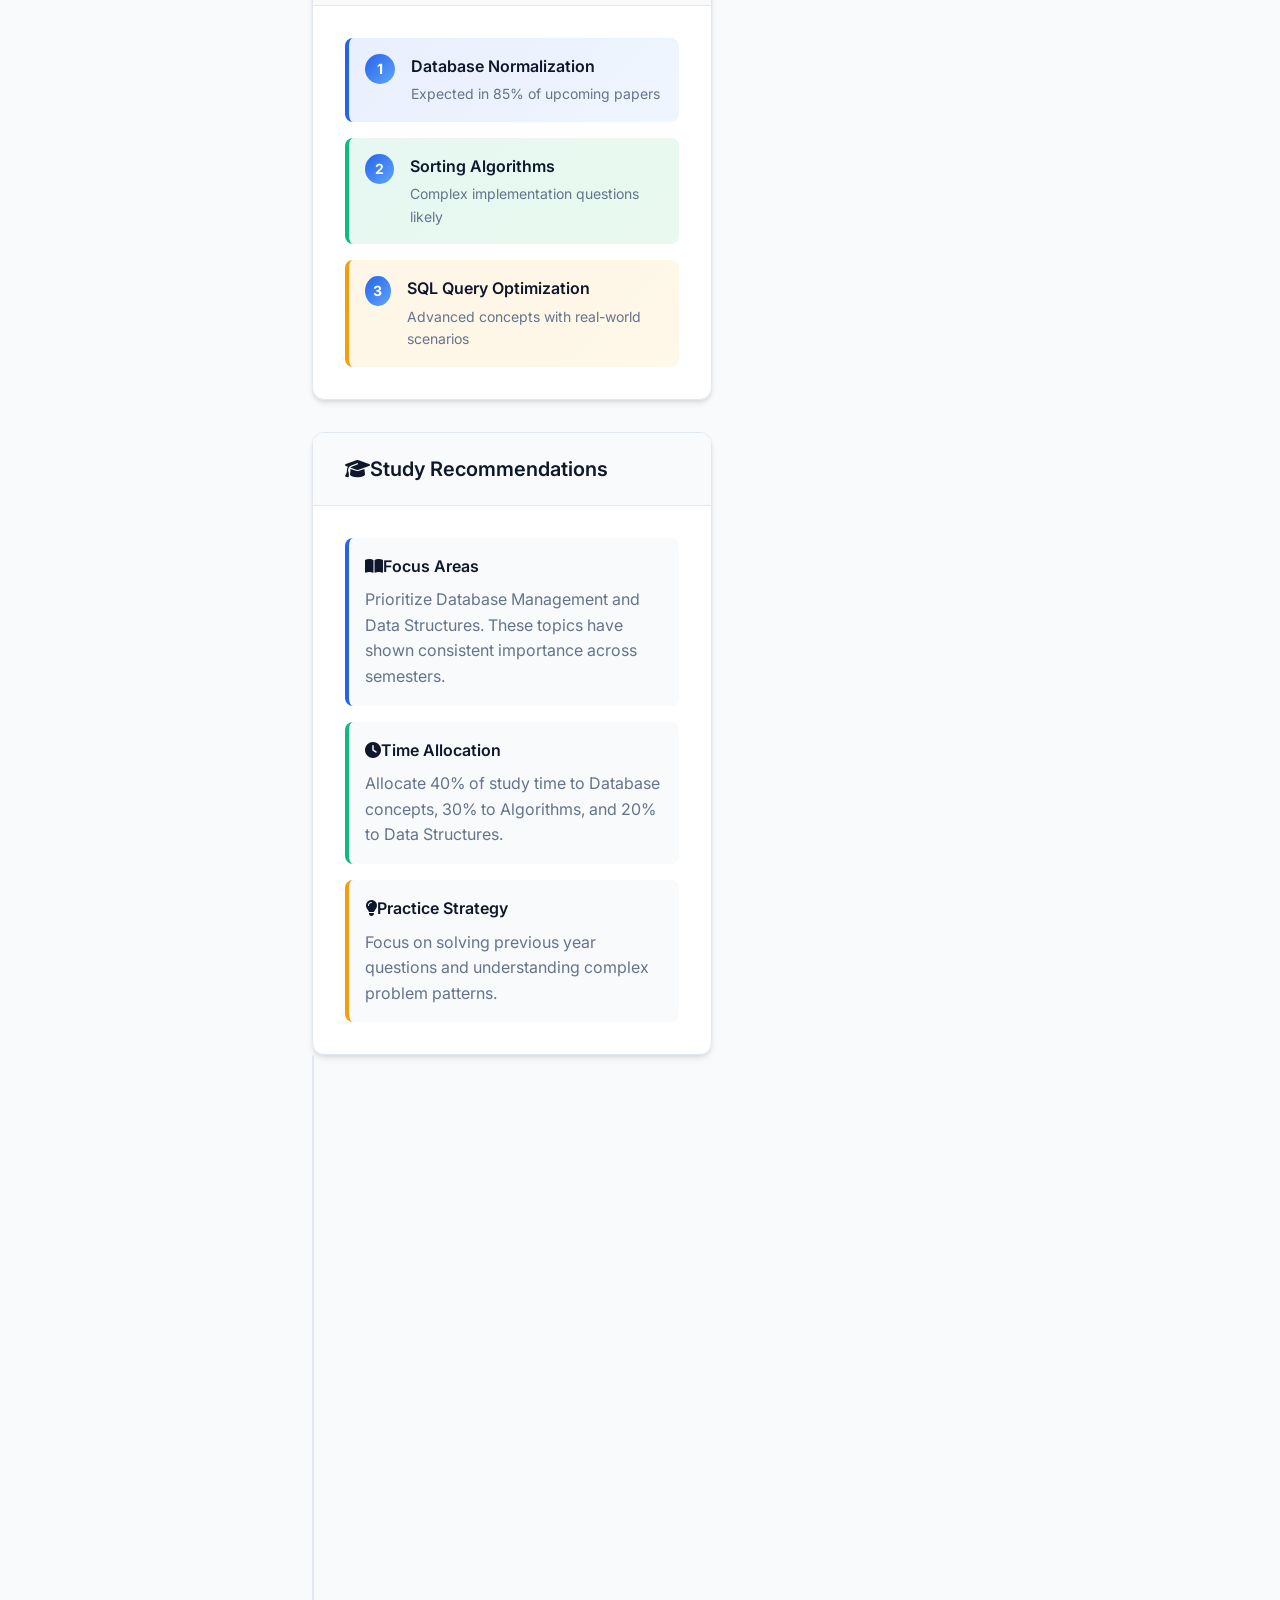
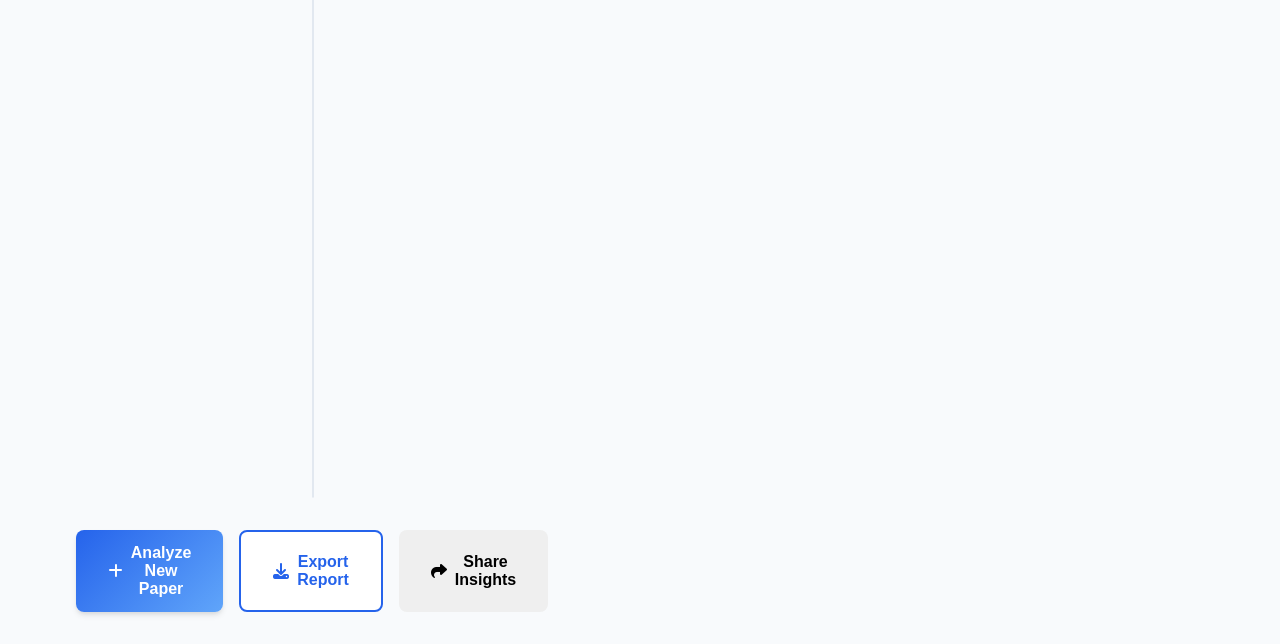
<file: wdt-project/insights.html>
<!DOCTYPE html>
<html lang="en">
<head>
    <meta charset="UTF-8">
    <meta name="viewport" content="width=device-width, initial-scale=1.0">
    <title>Insights - Q-Insight</title>
    <meta name="description" content="Advanced analytics and insights dashboard for exam preparation.">
    <link rel="preconnect" href="https://fonts.googleapis.com">
    <link rel="preconnect" href="https://fonts.gstatic.com" crossorigin>
    <link href="https://fonts.googleapis.com/css2?family=Inter:wght@300;400;500;600;700;800&display=swap" rel="stylesheet">
    <link rel="stylesheet" href="https://cdnjs.cloudflare.com/ajax/libs/font-awesome/6.4.0/css/all.min.css">
    <link rel="stylesheet" href="style.css">
</head>
<body>
    <!-- Loading Animation -->
    <div class="loading-overlay">
        <div class="loading-spinner"></div>
    </div>

    <!-- Navigation -->
    <nav class="navbar">
        <div class="container">
            <div class="logo">
                <div class="logo-icon">Q</div>
                <span class="logo-text">Q-Insight</span>
            </div>

            <ul class="nav-links">
                <li><a href="index.html">Home</a></li>
                <li><a href="analyze.html">Analyze</a></li>
                <li><a href="insights.html" class="active">Insights</a></li>
                <li><a href="history.html">History</a></li>
                <li><a href="settings.html">Settings</a></li>
                <li><a href="about.html">About</a></li>
                <li><a href="login.html">Login</a></li>
            </ul>

            <div class="navbar-actions">
                <button id="theme-toggle" class="theme-toggle-btn" title="Toggle Theme">
                    <i class="fas fa-moon"></i>
                </button>
            </div>

            <div class="mobile-menu-toggle">
                <span></span>
                <span></span>
                <span></span>
            </div>
        </div>
    </nav>

    <!-- Dashboard Layout -->
    <div class="dashboard-container">
        <!-- Sidebar -->
        <aside class="sidebar">
            <div class="sidebar-header">
                <div class="sidebar-logo">
                    <div class="sidebar-logo-icon">Q</div>
                    <span class="sidebar-logo-text">Q-Insight</span>
                </div>
            </div>

            <nav class="sidebar-nav">
                <div class="sidebar-nav-item">
                    <a href="index.html" class="sidebar-nav-link">
                        <span class="sidebar-nav-icon"><i class="fas fa-home"></i></span>
                        Home
                    </a>
                </div>
                <div class="sidebar-nav-item">
                    <a href="analyze.html" class="sidebar-nav-link">
                        <span class="sidebar-nav-icon"><i class="fas fa-search"></i></span>
                        Analyze
                    </a>
                </div>
                <div class="sidebar-nav-item">
                    <a href="insights.html" class="sidebar-nav-link active">
                        <span class="sidebar-nav-icon"><i class="fas fa-lightbulb"></i></span>
                        Insights
                    </a>
                </div>
                <div class="sidebar-nav-item">
                    <a href="history.html" class="sidebar-nav-link">
                        <span class="sidebar-nav-icon"><i class="fas fa-history"></i></span>
                        History
                    </a>
                </div>
                <div class="sidebar-nav-item">
                    <a href="settings.html" class="sidebar-nav-link">
                        <span class="sidebar-nav-icon"><i class="fas fa-cog"></i></span>
                        Settings
                    </a>
                </div>
            </nav>
        </aside>

        <!-- Main Content -->
        <main class="main-content">
            <!-- Dashboard Header -->
            <div class="dashboard-header">
                <div>
                    <h1 class="dashboard-title">Advanced Insights Dashboard</h1>
                    <p style="color: var(--medium-gray); margin: 0.5rem 0 0 0;">
                        Comprehensive analytics and AI-powered predictions for strategic exam preparation
                    </p>
                </div>
                <div class="user-profile">
                    <div class="user-avatar">U</div>
                </div>
            </div>

            <!-- Key Metrics -->
            <div class="grid grid-4">
                <div class="card">
                    <div class="card-body text-center">
                        <div style="font-size: 2rem; color: var(--primary-blue); margin-bottom: 0.5rem;">
                            <i class="fas fa-brain"></i>
                        </div>
                        <div style="font-size: 2rem; font-weight: bold; color: var(--primary-navy);">95%</div>
                        <div style="color: var(--medium-gray);">AI Confidence</div>
                    </div>
                </div>

                <div class="card">
                    <div class="card-body text-center">
                        <div style="font-size: 2rem; color: var(--success); margin-bottom: 0.5rem;">
                            <i class="fas fa-chart-line"></i>
                        </div>
                        <div style="font-size: 2rem; font-weight: bold; color: var(--primary-navy);">87%</div>
                        <div style="color: var(--medium-gray);">Prediction Accuracy</div>
                    </div>
                </div>

                <div class="card">
                    <div class="card-body text-center">
                        <div style="font-size: 2rem; color: var(--warning); margin-bottom: 0.5rem;">
                            <i class="fas fa-clock"></i>
                        </div>
                        <div style="font-size: 2rem; font-weight: bold; color: var(--primary-navy);">2.3s</div>
                        <div style="color: var(--medium-gray);">Analysis Time</div>
                    </div>
                </div>

                <div class="card">
                    <div class="card-body text-center">
                        <div style="font-size: 2rem; color: var(--error); margin-bottom: 0.5rem;">
                            <i class="fas fa-file-alt"></i>
                        </div>
                        <div style="font-size: 2rem; font-weight: bold; color: var(--primary-navy);">1,247</div>
                        <div style="color: var(--medium-gray);">Papers Analyzed</div>
                    </div>
                </div>
            </div>

            <!-- Charts Section -->
            <div class="grid grid-2">
                <!-- Topic Frequency Chart -->
                <div class="card">
                    <div class="card-header">
                        <h3 class="card-title"><i class="fas fa-chart-bar me-2"></i>Frequently Repeated Topics</h3>
                    </div>
                    <div class="card-body">
                        <div style="display: flex; flex-direction: column; gap: 1rem;">
                            <div class="chart-bar">
                                <div style="display: flex; justify-content: space-between; margin-bottom: 0.5rem;">
                                    <span style="font-weight: 500;">Database Management</span>
                                    <span style="color: var(--medium-gray);">85%</span>
                                </div>
                                <div class="chart-bar-fill" style="height: 85%;"></div>
                            </div>

                            <div class="chart-bar">
                                <div style="display: flex; justify-content: space-between; margin-bottom: 0.5rem;">
                                    <span style="font-weight: 500;">Data Structures</span>
                                    <span style="color: var(--medium-gray);">72%</span>
                                </div>
                                <div class="chart-bar-fill" style="height: 72%;"></div>
                            </div>

                            <div class="chart-bar">
                                <div style="display: flex; justify-content: space-between; margin-bottom: 0.5rem;">
                                    <span style="font-weight: 500;">Algorithms</span>
                                    <span style="color: var(--medium-gray);">68%</span>
                                </div>
                                <div class="chart-bar-fill" style="height: 68%;"></div>
                            </div>

                            <div class="chart-bar">
                                <div style="display: flex; justify-content: space-between; margin-bottom: 0.5rem;">
                                    <span style="font-weight: 500;">Web Development</span>
                                    <span style="color: var(--medium-gray);">54%</span>
                                </div>
                                <div class="chart-bar-fill" style="height: 54%;"></div>
                            </div>

                            <div class="chart-bar">
                                <div style="display: flex; justify-content: space-between; margin-bottom: 0.5rem;">
                                    <span style="font-weight: 500;">Operating Systems</span>
                                    <span style="color: var(--medium-gray);">43%</span>
                                </div>
                                <div class="chart-bar-fill" style="height: 43%;"></div>
                            </div>
                        </div>
                    </div>
                </div>

                <!-- Difficulty Distribution -->
                <div class="card">
                    <div class="card-header">
                        <h3 class="card-title"><i class="fas fa-chart-pie me-2"></i>Question Difficulty Distribution</h3>
                    </div>
                    <div class="card-body">
                        <div style="display: flex; justify-content: center; margin-bottom: 2rem;">
                            <div class="circular-progress">
                                <svg width="120" height="120">
                                    <circle cx="60" cy="60" r="45" stroke="var(--light-gray)" stroke-width="8" fill="none"/>
                                    <circle cx="60" cy="60" r="45" stroke="var(--primary-blue)" stroke-width="8" fill="none"
                                            class="circular-progress-fill" style="stroke-dasharray: 283; stroke-dashoffset: 85;"/>
                                </svg>
                                <div class="circular-progress-text">30%</div>
                            </div>
                        </div>

                        <div style="display: grid; grid-template-columns: 1fr 1fr; gap: 1rem;">
                            <div style="text-align: center;">
                                <div style="width: 12px; height: 12px; background: var(--primary-blue); border-radius: 50%; display: inline-block; margin-right: 0.5rem;"></div>
                                <span style="font-weight: 500;">Easy (30%)</span>
                            </div>
                            <div style="text-align: center;">
                                <div style="width: 12px; height: 12px; background: var(--warning); border-radius: 50%; display: inline-block; margin-right: 0.5rem;"></div>
                                <span style="font-weight: 500;">Medium (45%)</span>
                            </div>
                            <div style="text-align: center;">
                                <div style="width: 12px; height: 12px; background: var(--error); border-radius: 50%; display: inline-block; margin-right: 0.5rem;"></div>
                                <span style="font-weight: 500;">Hard (25%)</span>
                            </div>
                            <div style="text-align: center;">
                                <div style="width: 12px; height: 12px; background: var(--success); border-radius: 50%; display: inline-block; margin-right: 0.5rem;"></div>
                                <span style="font-weight: 500;">Very Hard (0%)</span>
                            </div>
                        </div>
                    </div>
                </div>
            </div>

            <!-- Trend Analysis -->
            <div class="card">
                <div class="card-header">
                    <h3 class="card-title"><i class="fas fa-calendar-alt me-2"></i>Last 5 Years Trend Analysis</h3>
                </div>
                <div class="card-body">
                    <div style="display: grid; grid-template-columns: repeat(auto-fit, minmax(150px, 1fr)); gap: 1rem;">
                        <div style="text-align: center; padding: 1rem; background: var(--soft-white); border-radius: var(--radius-md);">
                            <div style="font-size: 1.5rem; font-weight: bold; color: var(--primary-blue); margin-bottom: 0.5rem;">2020</div>
                            <div style="color: var(--medium-gray); font-size: 0.875rem;">Database: 15%<br>Algorithms: 20%</div>
                        </div>
                        <div style="text-align: center; padding: 1rem; background: var(--soft-white); border-radius: var(--radius-md);">
                            <div style="font-size: 1.5rem; font-weight: bold; color: var(--primary-blue); margin-bottom: 0.5rem;">2021</div>
                            <div style="color: var(--medium-gray); font-size: 0.875rem;">Database: 18%<br>Web Dev: 15%</div>
                        </div>
                        <div style="text-align: center; padding: 1rem; background: var(--soft-white); border-radius: var(--radius-md);">
                            <div style="font-size: 1.5rem; font-weight: bold; color: var(--primary-blue); margin-bottom: 0.5rem;">2022</div>
                            <div style="color: var(--medium-gray); font-size: 0.875rem;">Data Structures: 22%<br>OS: 12%</div>
                        </div>
                        <div style="text-align: center; padding: 1rem; background: var(--soft-white); border-radius: var(--radius-md);">
                            <div style="font-size: 1.5rem; font-weight: bold; color: var(--primary-blue); margin-bottom: 0.5rem;">2023</div>
                            <div style="color: var(--medium-gray); font-size: 0.875rem;">Algorithms: 25%<br>Database: 20%</div>
                        </div>
                        <div style="text-align: center; padding: 1rem; background: var(--soft-white); border-radius: var(--radius-md); border: 2px solid var(--primary-blue);">
                            <div style="font-size: 1.5rem; font-weight: bold; color: var(--accent-gold); margin-bottom: 0.5rem;">2024</div>
                            <div style="color: var(--medium-gray); font-size: 0.875rem;">Database: 28%<br>AI/ML: 18%</div>
                        </div>
                    </div>
                </div>
            </div>

            <!-- AI Predictions -->
            <div class="grid grid-2">
                <div class="card">
                    <div class="card-header">
                        <h3 class="card-title"><i class="fas fa-robot me-2"></i>AI Predicted Important Questions</h3>
                    </div>
                    <div class="card-body">
                        <div style="display: flex; flex-direction: column; gap: 1rem;">
                            <div style="display: flex; align-items: flex-start; gap: 1rem; padding: 1rem; background: linear-gradient(135deg, rgba(37, 99, 235, 0.1), rgba(96, 165, 250, 0.1)); border-radius: var(--radius-md); border-left: 4px solid var(--primary-blue);">
                                <div style="width: 30px; height: 30px; background: var(--gradient-blue); border-radius: 50%; display: flex; align-items: center; justify-content: center; color: white; font-weight: bold; font-size: 0.875rem;">1</div>
                                <div>
                                    <div style="font-weight: 600; color: var(--primary-navy); margin-bottom: 0.25rem;">Database Normalization</div>
                                    <div style="color: var(--medium-gray); font-size: 0.875rem;">Expected in 85% of upcoming papers</div>
                                </div>
                            </div>

                            <div style="display: flex; align-items: flex-start; gap: 1rem; padding: 1rem; background: linear-gradient(135deg, rgba(16, 185, 129, 0.1), rgba(34, 197, 94, 0.1)); border-radius: var(--radius-md); border-left: 4px solid var(--success);">
                                <div style="width: 30px; height: 30px; background: var(--gradient-blue); border-radius: 50%; display: flex; align-items: center; justify-content: center; color: white; font-weight: bold; font-size: 0.875rem;">2</div>
                                <div>
                                    <div style="font-weight: 600; color: var(--primary-navy); margin-bottom: 0.25rem;">Sorting Algorithms</div>
                                    <div style="color: var(--medium-gray); font-size: 0.875rem;">Complex implementation questions likely</div>
                                </div>
                            </div>

                            <div style="display: flex; align-items: flex-start; gap: 1rem; padding: 1rem; background: linear-gradient(135deg, rgba(245, 158, 11, 0.1), rgba(251, 191, 36, 0.1)); border-radius: var(--radius-md); border-left: 4px solid var(--warning);">
                                <div style="width: 30px; height: 30px; background: var(--gradient-blue); border-radius: 50%; display: flex; align-items: center; justify-content: center; color: white; font-weight: bold; font-size: 0.875rem;">3</div>
                                <div>
                                    <div style="font-weight: 600; color: var(--primary-navy); margin-bottom: 0.25rem;">SQL Query Optimization</div>
                                    <div style="color: var(--medium-gray); font-size: 0.875rem;">Advanced concepts with real-world scenarios</div>
                                </div>
                            </div>
                        </div>
                    </div>
                </div>

                <div class="card">
                    <div class="card-header">
                        <h3 class="card-title"><i class="fas fa-graduation-cap me-2"></i>Study Recommendations</h3>
                    </div>
                    <div class="card-body">
                        <div style="display: flex; flex-direction: column; gap: 1rem;">
                            <div style="padding: 1rem; background: var(--soft-white); border-radius: var(--radius-md); border-left: 4px solid var(--primary-blue);">
                                <div style="font-weight: 600; color: var(--primary-navy); margin-bottom: 0.5rem;">
                                    <i class="fas fa-book-open me-2"></i>Focus Areas
                                </div>
                                <div style="color: var(--medium-gray);">
                                    Prioritize Database Management and Data Structures. These topics have shown consistent importance across semesters.
                                </div>
                            </div>

                            <div style="padding: 1rem; background: var(--soft-white); border-radius: var(--radius-md); border-left: 4px solid var(--success);">
                                <div style="font-weight: 600; color: var(--primary-navy); margin-bottom: 0.5rem;">
                                    <i class="fas fa-clock me-2"></i>Time Allocation
                                </div>
                                <div style="color: var(--medium-gray);">
                                    Allocate 40% of study time to Database concepts, 30% to Algorithms, and 20% to Data Structures.
                                </div>
                            </div>

                            <div style="padding: 1rem; background: var(--soft-white); border-radius: var(--radius-md); border-left: 4px solid var(--warning);">
                                <div style="font-weight: 600; color: var(--primary-navy); margin-bottom: 0.5rem;">
                                    <i class="fas fa-lightbulb me-2"></i>Practice Strategy
                                </div>
                                <div style="color: var(--medium-gray);">
                                    Focus on solving previous year questions and understanding complex problem patterns.
                                </div>
                            </div>
                        </div>
                    </div>
                </div>
            </div>

            <!-- Subject Performance -->
            <div class="card">
                <div class="card-header">
                    <h3 class="card-title"><i class="fas fa-chart-area me-2"></i>Subject Performance Summary</h3>
                </div>
                <div class="card-body">
                    <div style="display: grid; grid-template-columns: repeat(auto-fit, minmax(200px, 1fr)); gap: 2rem;">
                        <div style="text-align: center;">
                            <div class="circular-progress" style="margin: 0 auto 1rem;">
                                <svg width="100" height="100">
                                    <circle cx="50" cy="50" r="40" stroke="var(--light-gray)" stroke-width="8" fill="none"/>
                                    <circle cx="50" cy="50" r="40" stroke="var(--success)" stroke-width="8" fill="none"
                                            class="circular-progress-fill" style="stroke-dasharray: 251; stroke-dashoffset: 50;"/>
                                </svg>
                                <div class="circular-progress-text" style="font-size: 1.25rem;">80%</div>
                            </div>
                            <div style="font-weight: 600; color: var(--primary-navy);">Database Management</div>
                            <div style="color: var(--medium-gray); font-size: 0.875rem;">Strong Performance</div>
                        </div>

                        <div style="text-align: center;">
                            <div class="circular-progress" style="margin: 0 auto 1rem;">
                                <svg width="100" height="100">
                                    <circle cx="50" cy="50" r="40" stroke="var(--light-gray)" stroke-width="8" fill="none"/>
                                    <circle cx="50" cy="50" r="40" stroke="var(--warning)" stroke-width="8" fill="none"
                                            class="circular-progress-fill" style="stroke-dasharray: 251; stroke-dashoffset: 75;"/>
                                </svg>
                                <div class="circular-progress-text" style="font-size: 1.25rem;">70%</div>
                            </div>
                            <div style="font-weight: 600; color: var(--primary-navy);">Data Structures</div>
                            <div style="color: var(--medium-gray); font-size: 0.875rem;">Good Performance</div>
                        </div>

                        <div style="text-align: center;">
                            <div class="circular-progress" style="margin: 0 auto 1rem;">
                                <svg width="100" height="100">
                                    <circle cx="50" cy="50" r="40" stroke="var(--light-gray)" stroke-width="8" fill="none"/>
                                    <circle cx="50" cy="50" r="40" stroke="var(--error)" stroke-width="8" fill="none"
                                            class="circular-progress-fill" style="stroke-dasharray: 251; stroke-dashoffset: 100;"/>
                                </svg>
                                <div class="circular-progress-text" style="font-size: 1.25rem;">60%</div>
                            </div>
                            <div style="font-weight: 600; color: var(--primary-navy);">Algorithms</div>
                            <div style="color: var(--medium-gray); font-size: 0.875rem;">Needs Improvement</div>
                        </div>

                        <div style="text-align: center;">
                            <div class="circular-progress" style="margin: 0 auto 1rem;">
                                <svg width="100" height="100">
                                    <circle cx="50" cy="50" r="40" stroke="var(--light-gray)" stroke-width="8" fill="none"/>
                                    <circle cx="50" cy="50" r="40" stroke="var(--primary-blue)" stroke-width="8" fill="none"
                                            class="circular-progress-fill" style="stroke-dasharray: 251; stroke-dashoffset: 25;"/>
                                </svg>
                                <div class="circular-progress-text" style="font-size: 1.25rem;">90%</div>
                            </div>
                            <div style="font-weight: 600; color: var(--primary-navy);">Web Development</div>
                            <div style="color: var(--medium-gray); font-size: 0.875rem;">Excellent Performance</div>
                        </div>
                    </div>
                </div>
            </div>

            <!-- Action Buttons -->
            <div class="d-flex justify-center" style="gap: 1rem; margin-top: 2rem;">
                <button class="btn btn-primary" onclick="window.location.href='analyze.html'">
                    <i class="fas fa-plus me-2"></i>Analyze New Paper
                </button>
                <button class="btn btn-secondary" onclick="exportInsights()">
                    <i class="fas fa-download me-2"></i>Export Report
                </button>
                <button class="btn btn-success" onclick="shareInsights()">
                    <i class="fas fa-share me-2"></i>Share Insights
                </button>
            </div>
        </main>
    </div>

    <script src="script.js"></script>
    <script>
        function exportInsights() {
            showNotification('Report exported successfully!', 'success');
        }

        function shareInsights() {
            showNotification('Insights shared successfully!', 'success');
        }
    </script>
</body>
</html>
</file>
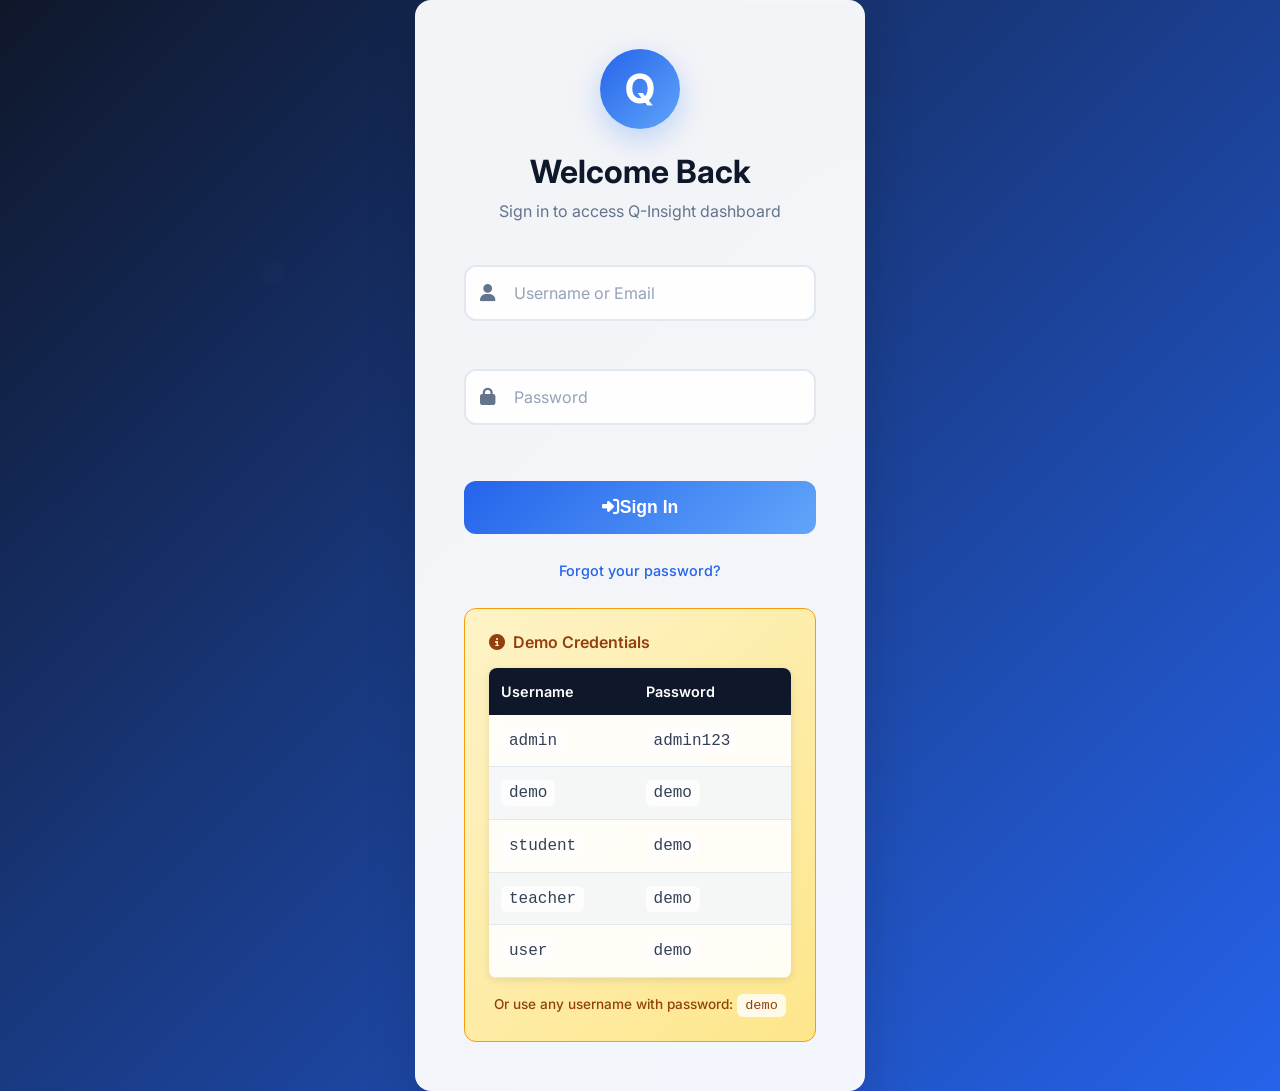
<file: wdt-project/login.html>
<!DOCTYPE html>
<html lang="en">
<head>
    <meta charset="UTF-8">
    <meta name="viewport" content="width=device-width, initial-scale=1.0">
    <title>Login - Q-Insight</title>
    <meta name="description" content="Secure login to access Q-Insight dashboard.">
    <link rel="preconnect" href="https://fonts.googleapis.com">
    <link rel="preconnect" href="https://fonts.gstatic.com" crossorigin>
    <link href="https://fonts.googleapis.com/css2?family=Inter:wght@300;400;500;600;700;800&display=swap" rel="stylesheet">
    <link rel="stylesheet" href="https://cdnjs.cloudflare.com/ajax/libs/font-awesome/6.4.0/css/all.min.css">
    <link rel="stylesheet" href="style.css">
    <style>
        .login-container {
            min-height: 100vh;
            display: flex;
            align-items: center;
            justify-content: center;
            background: linear-gradient(135deg, var(--primary-navy) 0%, var(--primary-blue) 100%);
            position: relative;
            overflow: hidden;
        }

        .login-container::before {
            content: '';
            position: absolute;
            top: 0;
            left: 0;
            right: 0;
            bottom: 0;
            background: url('data:image/svg+xml,<svg xmlns="http://www.w3.org/2000/svg" viewBox="0 0 100 100"><defs><pattern id="grain" width="100" height="100" patternUnits="userSpaceOnUse"><circle cx="25" cy="25" r="1" fill="rgba(255,255,255,0.1)"/><circle cx="75" cy="75" r="1" fill="rgba(255,255,255,0.1)"/><circle cx="50" cy="10" r="0.5" fill="rgba(255,255,255,0.05)"/><circle cx="10" cy="50" r="0.5" fill="rgba(255,255,255,0.05)"/><circle cx="90" cy="30" r="0.5" fill="rgba(255,255,255,0.05)"/></pattern></defs><rect width="100" height="100" fill="url(%23grain)"/></svg>');
            opacity: 0.1;
        }

        .login-card {
            background: rgba(255, 255, 255, 0.95);
            backdrop-filter: blur(20px);
            border-radius: var(--radius-xl);
            box-shadow: 0 25px 50px rgba(0, 0, 0, 0.15);
            padding: 3rem;
            width: 100%;
            max-width: 450px;
            position: relative;
            z-index: 1;
            border: 1px solid rgba(255, 255, 255, 0.2);
        }

        .login-header {
            text-align: center;
            margin-bottom: 2.5rem;
        }

        .login-logo {
            width: 80px;
            height: 80px;
            background: var(--gradient-blue);
            border-radius: 50%;
            display: flex;
            align-items: center;
            justify-content: center;
            margin: 0 auto 1.5rem;
            font-size: 2.5rem;
            font-weight: bold;
            color: white;
            box-shadow: 0 10px 30px rgba(59, 130, 246, 0.3);
        }

        .login-title {
            font-size: 2rem;
            font-weight: 700;
            color: var(--primary-navy);
            margin-bottom: 0.5rem;
        }

        .login-subtitle {
            color: var(--medium-gray);
            font-size: 1rem;
        }

        .login-form {
            display: flex;
            flex-direction: column;
            gap: 1.5rem;
        }

        .form-group {
            position: relative;
        }

        .form-input {
            width: 100%;
            padding: 1rem 1rem 1rem 3rem;
            border: 2px solid #e2e8f0;
            border-radius: var(--radius-lg);
            font-size: 1rem;
            font-family: inherit;
            transition: all 0.3s ease;
            background: rgba(255, 255, 255, 0.9);
        }

        .form-input:focus {
            outline: none;
            border-color: var(--primary-blue);
            box-shadow: 0 0 0 3px rgba(59, 130, 246, 0.1);
            background: white;
        }

        .form-input::placeholder {
            color: #94a3b8;
        }

        .input-icon {
            position: absolute;
            left: 1rem;
            top: 50%;
            transform: translateY(-50%);
            color: var(--medium-gray);
            font-size: 1.1rem;
        }

        .login-btn {
            width: 100%;
            padding: 1rem;
            background: var(--gradient-blue);
            color: white;
            border: none;
            border-radius: var(--radius-lg);
            font-size: 1.1rem;
            font-weight: 600;
            cursor: pointer;
            transition: all 0.3s ease;
            margin-top: 0.5rem;
        }

        .login-btn:hover {
            transform: translateY(-2px);
            box-shadow: 0 10px 25px rgba(59, 130, 246, 0.4);
        }

        .login-btn:active {
            transform: translateY(0);
        }

        .login-btn:disabled {
            opacity: 0.7;
            cursor: not-allowed;
            transform: none;
        }

        .divider {
            text-align: center;
            margin: 2rem 0;
            position: relative;
            color: var(--medium-gray);
            font-size: 0.9rem;
        }

        .divider::before {
            content: '';
            position: absolute;
            top: 50%;
            left: 0;
            right: 0;
            height: 1px;
            background: #e2e8f0;
        }

        .divider span {
            background: rgba(255, 255, 255, 0.95);
            padding: 0 1rem;
            position: relative;
            z-index: 1;
        }

        .demo-credentials {
            background: linear-gradient(135deg, #fef3c7 0%, #fde68a 100%);
            border: 1px solid #f59e0b;
            border-radius: var(--radius-lg);
            padding: 1.5rem;
            margin-top: 1.5rem;
        }

        .demo-credentials h4 {
            color: #92400e;
            font-size: 1rem;
            font-weight: 600;
            margin-bottom: 1rem;
            display: flex;
            align-items: center;
            gap: 0.5rem;
        }


        .credential-value {
            background: rgba(255, 255, 255, 0.8);
            padding: 0.25rem 0.5rem;
            border-radius: var(--radius-sm);
            font-family: 'Courier New', monospace;
            font-weight: 500;
        }

        .credentials-table {
            width: 100%;
            border-collapse: collapse;
            margin-bottom: 1rem;
            background: rgba(255, 255, 255, 0.9);
            border-radius: var(--radius-md);
            overflow: hidden;
            box-shadow: 0 2px 8px rgba(0, 0, 0, 0.1);
        }

        .credentials-table th {
            background: var(--primary-navy);
            color: white;
            padding: 0.75rem;
            text-align: left;
            font-weight: 600;
            font-size: 0.9rem;
        }

        .credentials-table td {
            padding: 0.75rem;
            border-bottom: 1px solid #e2e8f0;
        }

        .credentials-table tr:nth-child(even) {
            background: rgba(59, 130, 246, 0.05);
        }

        .credentials-table tr:hover {
            background: rgba(59, 130, 246, 0.1);
        }

        .demo-note {
            font-size: 0.85rem;
            color: #92400e;
            margin: 0;
            text-align: center;
            font-weight: 500;
        }

        .forgot-password {
            text-align: center;
            margin-top: 1.5rem;
        }

        .forgot-password a {
            color: var(--primary-blue);
            text-decoration: none;
            font-size: 0.9rem;
            font-weight: 500;
        }

        .forgot-password a:hover {
            text-decoration: underline;
        }

        .error-message {
            background: #fee2e2;
            color: #dc2626;
            padding: 0.75rem 1rem;
            border-radius: var(--radius-md);
            border: 1px solid #fecaca;
            margin-bottom: 1rem;
            display: none;
            font-size: 0.9rem;
        }

        .success-message {
            background: #d1fae5;
            color: #059669;
            padding: 0.75rem 1rem;
            border-radius: var(--radius-md);
            border: 1px solid #a7f3d0;
            margin-bottom: 1rem;
            display: none;
            font-size: 0.9rem;
        }

        @media (max-width: 480px) {
            .login-card {
                margin: 1rem;
                padding: 2rem 1.5rem;
            }

            .login-title {
                font-size: 1.75rem;
            }
        }
    </style>
</head>
<body>
    <!-- Login Container -->
    <div class="login-container">
        <div class="login-card">
            <div class="login-header">
                <div class="login-logo">Q</div>
                <h1 class="login-title">Welcome Back</h1>
                <p class="login-subtitle">Sign in to access Q-Insight dashboard</p>
            </div>

            <div id="error-message" class="error-message">
                <i class="fas fa-exclamation-triangle me-2"></i>
                Invalid username or password. Please try again.
            </div>

            <div id="success-message" class="success-message">
                <i class="fas fa-check-circle me-2"></i>
                Login successful! Redirecting...
            </div>

            <form id="login-form" class="login-form">
                <div class="form-group">
                    <i class="fas fa-user input-icon"></i>
                    <input type="text" id="username" class="form-input" placeholder="Username or Email" required>
                </div>

                <div class="form-group">
                    <i class="fas fa-lock input-icon"></i>
                    <input type="password" id="password" class="form-input" placeholder="Password" required>
                </div>

                <button type="submit" class="login-btn" id="login-btn">
                    <i class="fas fa-sign-in-alt me-2"></i>Sign In
                </button>
            </form>

            <div class="forgot-password">
                <a href="#" onclick="showForgotPassword()">Forgot your password?</a>
            </div>

            <div class="demo-credentials">
                <h4><i class="fas fa-info-circle"></i>Demo Credentials</h4>
                <table class="credentials-table">
                    <thead>
                        <tr>
                            <th>Username</th>
                            <th>Password</th>
                        </tr>
                    </thead>
                    <tbody>
                        <tr>
                            <td><span class="credential-value">admin</span></td>
                            <td><span class="credential-value">admin123</span></td>
                        </tr>
                        <tr>
                            <td><span class="credential-value">demo</span></td>
                            <td><span class="credential-value">demo</span></td>
                        </tr>
                        <tr>
                            <td><span class="credential-value">student</span></td>
                            <td><span class="credential-value">demo</span></td>
                        </tr>
                        <tr>
                            <td><span class="credential-value">teacher</span></td>
                            <td><span class="credential-value">demo</span></td>
                        </tr>
                        <tr>
                            <td><span class="credential-value">user</span></td>
                            <td><span class="credential-value">demo</span></td>
                        </tr>
                    </tbody>
                </table>
                <p class="demo-note">Or use any username with password: <span class="credential-value">demo</span></p>
            </div>
            
        </div>
    </div>

    <script src="script.js"></script>
    <script>
        // Login page functionality
        document.addEventListener('DOMContentLoaded', function() {
            initializeLogin();
        });

        function initializeLogin() {
            const loginForm = document.getElementById('login-form');
            const loginBtn = document.getElementById('login-btn');
            const errorMessage = document.getElementById('error-message');
            const successMessage = document.getElementById('success-message');

            loginForm.addEventListener('submit', function(e) {
                e.preventDefault();

                const username = document.getElementById('username').value.trim();
                const password = document.getElementById('password').value.trim();

                // Hide previous messages
                errorMessage.style.display = 'none';
                successMessage.style.display = 'none';

                // Show loading state
                loginBtn.disabled = true;
                loginBtn.innerHTML = '<i class="fas fa-spinner fa-spin me-2"></i>Signing In...';

                // Simulate login validation (demo purposes)
                setTimeout(() => {
                    if (validateCredentials(username, password)) {
                        successMessage.style.display = 'block';
                        setTimeout(() => {
                            window.location.href = 'index.html';
                        }, 1500);
                    } else {
                        errorMessage.style.display = 'block';
                        loginBtn.disabled = false;
                        loginBtn.innerHTML = '<i class="fas fa-sign-in-alt me-2"></i>Sign In';
                    }
                }, 1000);
            });
        }

        function validateCredentials(username, password) {
            // Demo validation - accept these credentials
            const validCredentials = [
                { username: 'admin', password: 'admin123' },
                { username: 'demo', password: 'demo' },
                { username: 'student', password: 'demo' },
                { username: 'teacher', password: 'demo' },
                { username: 'user', password: 'demo' }
            ];

            // Check specific credentials
            const isValidSpecific = validCredentials.some(cred =>
                cred.username === username && cred.password === password
            );

            // Or accept any username with password "demo"
            const isValidDemo = password === 'demo';

            return isValidSpecific || isValidDemo;
        }

        function showForgotPassword() {
            alert('Forgot Password feature would typically send a reset email.\n\nFor demo purposes, use:\nUsername: admin\nPassword: admin123');
        }
    </script>
</body>
</html>
</file>
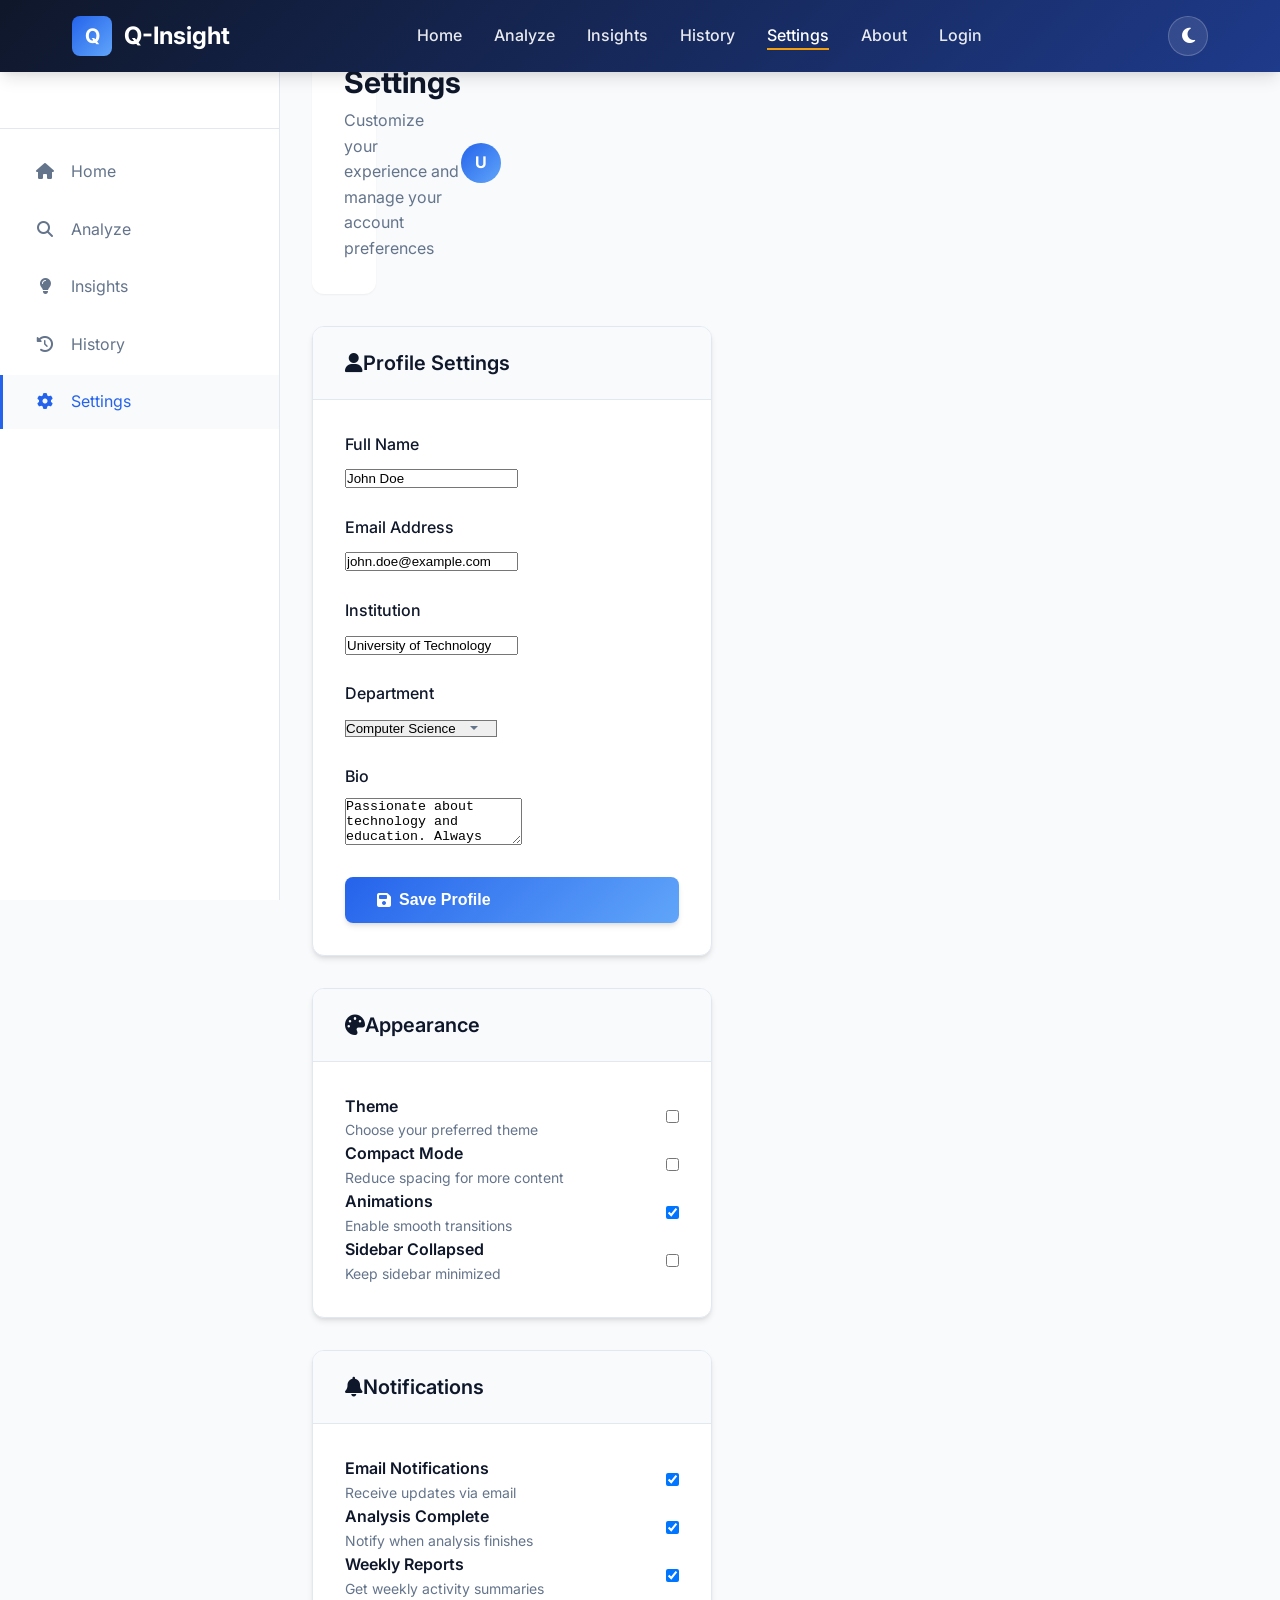
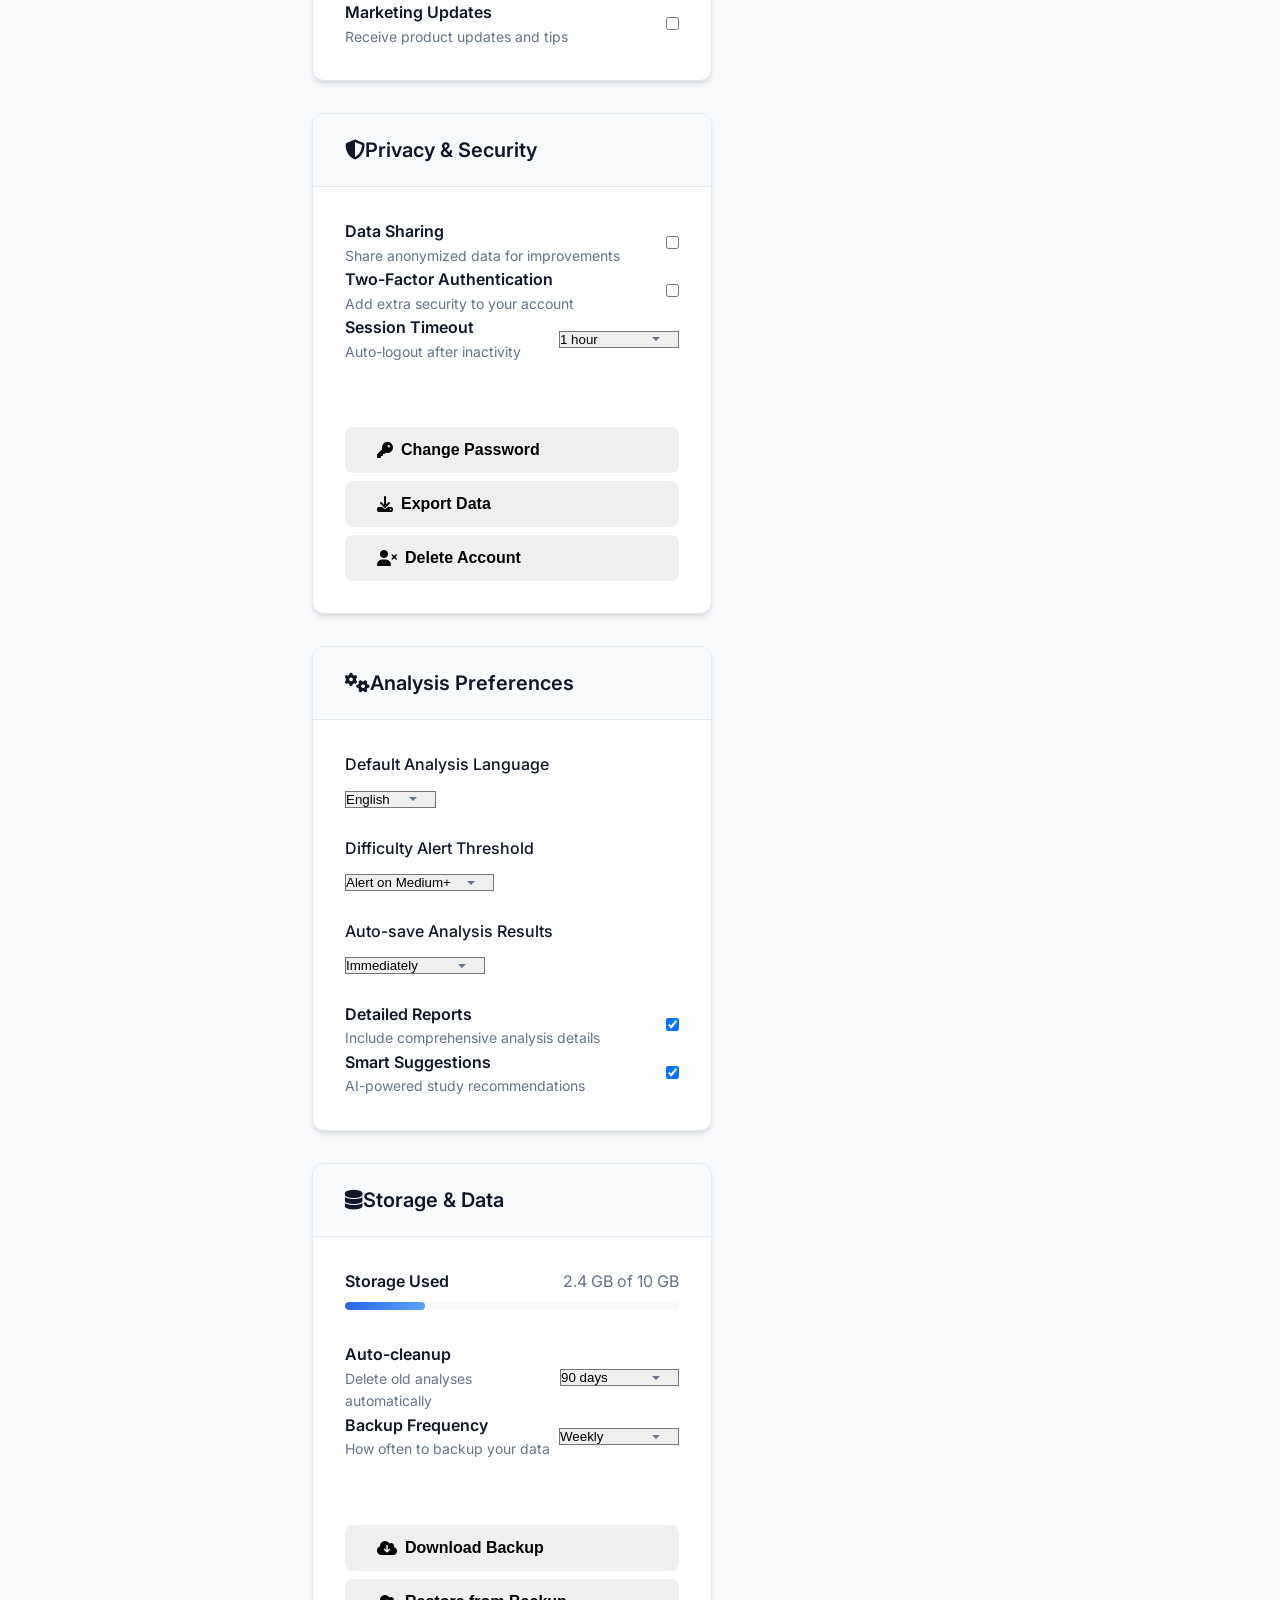
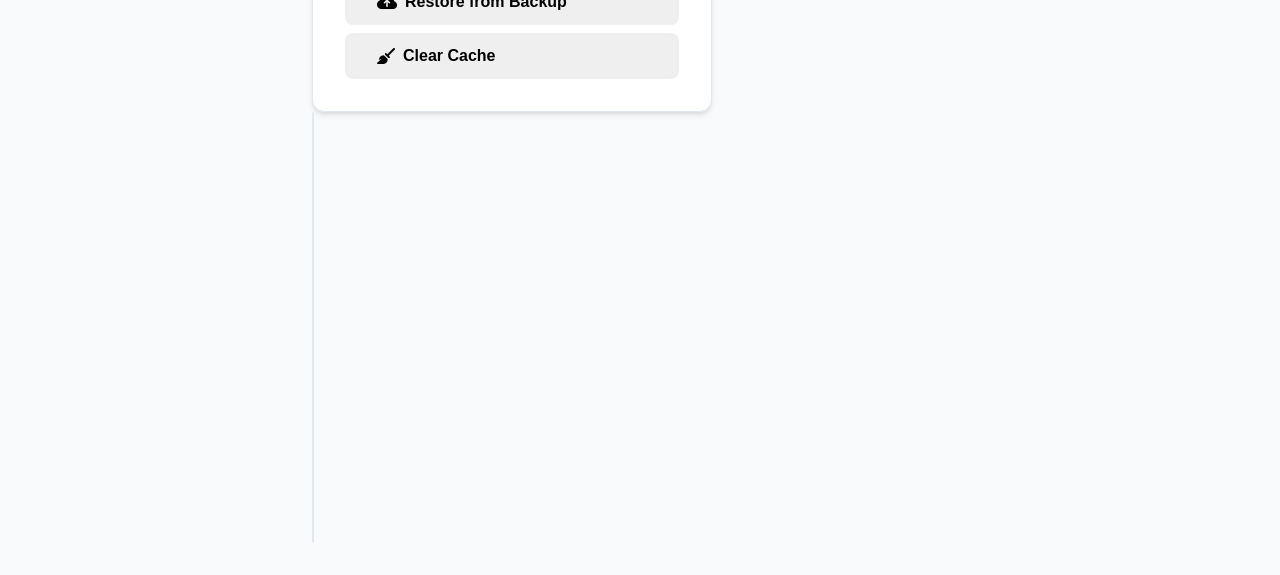
<file: wdt-project/settings.html>
<!DOCTYPE html>
<html lang="en">
<head>
    <meta charset="UTF-8">
    <meta name="viewport" content="width=device-width, initial-scale=1.0">
    <title>Settings - Q-Insight</title>
    <meta name="description" content="Customize your Q-Insight experience with personal settings and preferences.">
    <link rel="preconnect" href="https://fonts.googleapis.com">
    <link rel="preconnect" href="https://fonts.gstatic.com" crossorigin>
    <link href="https://fonts.googleapis.com/css2?family=Inter:wght@300;400;500;600;700;800&display=swap" rel="stylesheet">
    <link rel="stylesheet" href="https://cdnjs.cloudflare.com/ajax/libs/font-awesome/6.4.0/css/all.min.css">
    <link rel="stylesheet" href="style.css">
</head>
<body>
    <!-- Loading Animation -->
    <div class="loading-overlay">
        <div class="loading-spinner"></div>
    </div>

    <!-- Navigation -->
    <nav class="navbar">
        <div class="container">
            <div class="logo">
                <div class="logo-icon">Q</div>
                <span class="logo-text">Q-Insight</span>
            </div>

            <ul class="nav-links">
                <li><a href="index.html">Home</a></li>
                <li><a href="analyze.html">Analyze</a></li>
                <li><a href="insights.html">Insights</a></li>
                <li><a href="history.html">History</a></li>
                <li><a href="settings.html" class="active">Settings</a></li>
                <li><a href="about.html">About</a></li>
                <li><a href="login.html">Login</a></li>
            </ul>

            <div class="navbar-actions">
                <button id="theme-toggle" class="theme-toggle-btn" title="Toggle Theme">
                    <i class="fas fa-moon"></i>
                </button>
            </div>

            <div class="mobile-menu-toggle">
                <span></span>
                <span></span>
                <span></span>
            </div>
        </div>
    </nav>

    <!-- Dashboard Layout -->
    <div class="dashboard-container">
        <!-- Sidebar -->
        <aside class="sidebar">
            <div class="sidebar-header">
                <div class="sidebar-logo">
                    <div class="sidebar-logo-icon">Q</div>
                    <span class="sidebar-logo-text">Q-Insight</span>
                </div>
            </div>

            <nav class="sidebar-nav">
                <div class="sidebar-nav-item">
                    <a href="index.html" class="sidebar-nav-link">
                        <span class="sidebar-nav-icon"><i class="fas fa-home"></i></span>
                        Home
                    </a>
                </div>
                <div class="sidebar-nav-item">
                    <a href="analyze.html" class="sidebar-nav-link">
                        <span class="sidebar-nav-icon"><i class="fas fa-search"></i></span>
                        Analyze
                    </a>
                </div>
                <div class="sidebar-nav-item">
                    <a href="insights.html" class="sidebar-nav-link">
                        <span class="sidebar-nav-icon"><i class="fas fa-lightbulb"></i></span>
                        Insights
                    </a>
                </div>
                <div class="sidebar-nav-item">
                    <a href="history.html" class="sidebar-nav-link">
                        <span class="sidebar-nav-icon"><i class="fas fa-history"></i></span>
                        History
                    </a>
                </div>
                <div class="sidebar-nav-item">
                    <a href="settings.html" class="sidebar-nav-link active">
                        <span class="sidebar-nav-icon"><i class="fas fa-cog"></i></span>
                        Settings
                    </a>
                </div>
            </nav>
        </aside>

        <!-- Main Content -->
        <main class="main-content">
            <!-- Dashboard Header -->
            <div class="dashboard-header">
                <div>
                    <h1 class="dashboard-title">Settings</h1>
                    <p style="color: var(--medium-gray); margin: 0.5rem 0 0 0;">
                        Customize your experience and manage your account preferences
                    </p>
                </div>
                <div class="user-profile">
                    <div class="user-avatar">U</div>
                </div>
            </div>

            <!-- Settings Grid -->
            <div class="grid grid-2">
                <!-- Profile Settings -->
                <div class="card">
                    <div class="card-header">
                        <h3 class="card-title"><i class="fas fa-user me-2"></i>Profile Settings</h3>
                    </div>
                    <div class="card-body">
                        <form id="profile-form">
                            <div class="form-group">
                                <label for="full-name" class="form-label">Full Name</label>
                                <input type="text" id="full-name" class="form-input" value="John Doe" required>
                            </div>

                            <div class="form-group">
                                <label for="email" class="form-label">Email Address</label>
                                <input type="email" id="email" class="form-input" value="john.doe@example.com" required>
                            </div>

                            <div class="form-group">
                                <label for="institution" class="form-label">Institution</label>
                                <input type="text" id="institution" class="form-input" value="University of Technology" required>
                            </div>

                            <div class="form-group">
                                <label for="department" class="form-label">Department</label>
                                <select id="department" class="form-select">
                                    <option value="computer-science" selected>Computer Science</option>
                                    <option value="mathematics">Mathematics</option>
                                    <option value="physics">Physics</option>
                                    <option value="engineering">Engineering</option>
                                    <option value="business">Business</option>
                                    <option value="other">Other</option>
                                </select>
                            </div>

                            <div class="form-group">
                                <label for="bio" class="form-label">Bio</label>
                                <textarea id="bio" class="form-textarea" rows="3" placeholder="Tell us about yourself...">Passionate about technology and education. Always looking to improve learning experiences through data-driven insights.</textarea>
                            </div>

                            <button type="submit" class="btn btn-primary" style="width: 100%;">
                                <i class="fas fa-save me-2"></i>Save Profile
                            </button>
                        </form>
                    </div>
                </div>

                <!-- Appearance Settings -->
                <div class="card">
                    <div class="card-header">
                        <h3 class="card-title"><i class="fas fa-palette me-2"></i>Appearance</h3>
                    </div>
                    <div class="card-body">
                        <div class="setting-item">
                            <div style="display: flex; justify-content: space-between; align-items: center;">
                                <div>
                                    <div style="font-weight: 600; color: var(--primary-navy);">Theme</div>
                                    <div style="color: var(--medium-gray); font-size: 0.875rem;">Choose your preferred theme</div>
                                </div>
                                <div class="theme-toggle">
                                    <input type="checkbox" id="theme-toggle" class="theme-toggle-input">
                                    <label for="theme-toggle" class="theme-toggle-label">
                                        <span class="theme-toggle-slider"></span>
                                    </label>
                                </div>
                            </div>
                        </div>

                        <div class="setting-item">
                            <div style="display: flex; justify-content: space-between; align-items: center;">
                                <div>
                                    <div style="font-weight: 600; color: var(--primary-navy);">Compact Mode</div>
                                    <div style="color: var(--medium-gray); font-size: 0.875rem;">Reduce spacing for more content</div>
                                </div>
                                <label class="switch">
                                    <input type="checkbox" id="compact-mode">
                                    <span class="switch-slider"></span>
                                </label>
                            </div>
                        </div>

                        <div class="setting-item">
                            <div style="display: flex; justify-content: space-between; align-items: center;">
                                <div>
                                    <div style="font-weight: 600; color: var(--primary-navy);">Animations</div>
                                    <div style="color: var(--medium-gray); font-size: 0.875rem;">Enable smooth transitions</div>
                                </div>
                                <label class="switch">
                                    <input type="checkbox" id="animations" checked>
                                    <span class="switch-slider"></span>
                                </label>
                            </div>
                        </div>

                        <div class="setting-item">
                            <div style="display: flex; justify-content: space-between; align-items: center;">
                                <div>
                                    <div style="font-weight: 600; color: var(--primary-navy);">Sidebar Collapsed</div>
                                    <div style="color: var(--medium-gray); font-size: 0.875rem;">Keep sidebar minimized</div>
                                </div>
                                <label class="switch">
                                    <input type="checkbox" id="sidebar-collapsed">
                                    <span class="switch-slider"></span>
                                </label>
                            </div>
                        </div>
                    </div>
                </div>

                <!-- Notification Settings -->
                <div class="card">
                    <div class="card-header">
                        <h3 class="card-title"><i class="fas fa-bell me-2"></i>Notifications</h3>
                    </div>
                    <div class="card-body">
                        <div class="setting-item">
                            <div style="display: flex; justify-content: space-between; align-items: center;">
                                <div>
                                    <div style="font-weight: 600; color: var(--primary-navy);">Email Notifications</div>
                                    <div style="color: var(--medium-gray); font-size: 0.875rem;">Receive updates via email</div>
                                </div>
                                <label class="switch">
                                    <input type="checkbox" id="email-notifications" checked>
                                    <span class="switch-slider"></span>
                                </label>
                            </div>
                        </div>

                        <div class="setting-item">
                            <div style="display: flex; justify-content: space-between; align-items: center;">
                                <div>
                                    <div style="font-weight: 600; color: var(--primary-navy);">Analysis Complete</div>
                                    <div style="color: var(--medium-gray); font-size: 0.875rem;">Notify when analysis finishes</div>
                                </div>
                                <label class="switch">
                                    <input type="checkbox" id="analysis-notifications" checked>
                                    <span class="switch-slider"></span>
                                </label>
                            </div>
                        </div>

                        <div class="setting-item">
                            <div style="display: flex; justify-content: space-between; align-items: center;">
                                <div>
                                    <div style="font-weight: 600; color: var(--primary-navy);">Weekly Reports</div>
                                    <div style="color: var(--medium-gray); font-size: 0.875rem;">Get weekly activity summaries</div>
                                </div>
                                <label class="switch">
                                    <input type="checkbox" id="weekly-reports" checked>
                                    <span class="switch-slider"></span>
                                </label>
                            </div>
                        </div>

                        <div class="setting-item">
                            <div style="display: flex; justify-content: space-between; align-items: center;">
                                <div>
                                    <div style="font-weight: 600; color: var(--primary-navy);">Marketing Updates</div>
                                    <div style="color: var(--medium-gray); font-size: 0.875rem;">Receive product updates and tips</div>
                                </div>
                                <label class="switch">
                                    <input type="checkbox" id="marketing-updates">
                                    <span class="switch-slider"></span>
                                </label>
                            </div>
                        </div>
                    </div>
                </div>

                <!-- Privacy & Security -->
                <div class="card">
                    <div class="card-header">
                        <h3 class="card-title"><i class="fas fa-shield-alt me-2"></i>Privacy & Security</h3>
                    </div>
                    <div class="card-body">
                        <div class="setting-item">
                            <div style="display: flex; justify-content: space-between; align-items: center;">
                                <div>
                                    <div style="font-weight: 600; color: var(--primary-navy);">Data Sharing</div>
                                    <div style="color: var(--medium-gray); font-size: 0.875rem;">Share anonymized data for improvements</div>
                                </div>
                                <label class="switch">
                                    <input type="checkbox" id="data-sharing">
                                    <span class="switch-slider"></span>
                                </label>
                            </div>
                        </div>

                        <div class="setting-item">
                            <div style="display: flex; justify-content: space-between; align-items: center;">
                                <div>
                                    <div style="font-weight: 600; color: var(--primary-navy);">Two-Factor Authentication</div>
                                    <div style="color: var(--medium-gray); font-size: 0.875rem;">Add extra security to your account</div>
                                </div>
                                <label class="switch">
                                    <input type="checkbox" id="two-factor">
                                    <span class="switch-slider"></span>
                                </label>
                            </div>
                        </div>

                        <div class="setting-item">
                            <div style="display: flex; justify-content: space-between; align-items: center;">
                                <div>
                                    <div style="font-weight: 600; color: var(--primary-navy);">Session Timeout</div>
                                    <div style="color: var(--medium-gray); font-size: 0.875rem;">Auto-logout after inactivity</div>
                                </div>
                                <select class="form-select" style="width: 120px;">
                                    <option value="30">30 min</option>
                                    <option value="60" selected>1 hour</option>
                                    <option value="120">2 hours</option>
                                    <option value="never">Never</option>
                                </select>
                            </div>
                        </div>

                        <div style="margin-top: 2rem; padding-top: 2rem; border-top: 1px solid var(--border-color);">
                            <button class="btn btn-outline" style="width: 100%; margin-bottom: 0.5rem;">
                                <i class="fas fa-key me-2"></i>Change Password
                            </button>
                            <button class="btn btn-outline" style="width: 100%; margin-bottom: 0.5rem;">
                                <i class="fas fa-download me-2"></i>Export Data
                            </button>
                            <button class="btn btn-danger" style="width: 100%;">
                                <i class="fas fa-user-times me-2"></i>Delete Account
                            </button>
                        </div>
                    </div>
                </div>

                <!-- Analysis Preferences -->
                <div class="card">
                    <div class="card-header">
                        <h3 class="card-title"><i class="fas fa-cogs me-2"></i>Analysis Preferences</h3>
                    </div>
                    <div class="card-body">
                        <div class="form-group">
                            <label for="default-language" class="form-label">Default Analysis Language</label>
                            <select id="default-language" class="form-select">
                                <option value="english" selected>English</option>
                                <option value="spanish">Spanish</option>
                                <option value="french">French</option>
                                <option value="german">German</option>
                                <option value="hindi">Hindi</option>
                            </select>
                        </div>

                        <div class="form-group">
                            <label for="difficulty-threshold" class="form-label">Difficulty Alert Threshold</label>
                            <select id="difficulty-threshold" class="form-select">
                                <option value="easy">Alert on Easy</option>
                                <option value="medium" selected>Alert on Medium+</option>
                                <option value="hard">Alert on Hard only</option>
                                <option value="never">Never alert</option>
                            </select>
                        </div>

                        <div class="form-group">
                            <label for="auto-save" class="form-label">Auto-save Analysis Results</label>
                            <select id="auto-save" class="form-select">
                                <option value="immediate" selected>Immediately</option>
                                <option value="5min">After 5 minutes</option>
                                <option value="15min">After 15 minutes</option>
                                <option value="manual">Manual only</option>
                            </select>
                        </div>

                        <div class="setting-item">
                            <div style="display: flex; justify-content: space-between; align-items: center;">
                                <div>
                                    <div style="font-weight: 600; color: var(--primary-navy);">Detailed Reports</div>
                                    <div style="color: var(--medium-gray); font-size: 0.875rem;">Include comprehensive analysis details</div>
                                </div>
                                <label class="switch">
                                    <input type="checkbox" id="detailed-reports" checked>
                                    <span class="switch-slider"></span>
                                </label>
                            </div>
                        </div>

                        <div class="setting-item">
                            <div style="display: flex; justify-content: space-between; align-items: center;">
                                <div>
                                    <div style="font-weight: 600; color: var(--primary-navy);">Smart Suggestions</div>
                                    <div style="color: var(--medium-gray); font-size: 0.875rem;">AI-powered study recommendations</div>
                                </div>
                                <label class="switch">
                                    <input type="checkbox" id="smart-suggestions" checked>
                                    <span class="switch-slider"></span>
                                </label>
                            </div>
                        </div>
                    </div>
                </div>

                <!-- Storage & Data -->
                <div class="card">
                    <div class="card-header">
                        <h3 class="card-title"><i class="fas fa-database me-2"></i>Storage & Data</h3>
                    </div>
                    <div class="card-body">
                        <div style="margin-bottom: 2rem;">
                            <div style="display: flex; justify-content: space-between; align-items: center; margin-bottom: 0.5rem;">
                                <span style="font-weight: 600; color: var(--primary-navy);">Storage Used</span>
                                <span style="color: var(--medium-gray);">2.4 GB of 10 GB</span>
                            </div>
                            <div style="width: 100%; height: 8px; background: var(--soft-white); border-radius: 4px; overflow: hidden;">
                                <div style="width: 24%; height: 100%; background: var(--gradient-blue); border-radius: 4px;"></div>
                            </div>
                        </div>

                        <div class="setting-item">
                            <div style="display: flex; justify-content: space-between; align-items: center;">
                                <div>
                                    <div style="font-weight: 600; color: var(--primary-navy);">Auto-cleanup</div>
                                    <div style="color: var(--medium-gray); font-size: 0.875rem;">Delete old analyses automatically</div>
                                </div>
                                <select class="form-select" style="width: 120px;">
                                    <option value="never">Never</option>
                                    <option value="30">30 days</option>
                                    <option value="90" selected>90 days</option>
                                    <option value="180">180 days</option>
                                </select>
                            </div>
                        </div>

                        <div class="setting-item">
                            <div style="display: flex; justify-content: space-between; align-items: center;">
                                <div>
                                    <div style="font-weight: 600; color: var(--primary-navy);">Backup Frequency</div>
                                    <div style="color: var(--medium-gray); font-size: 0.875rem;">How often to backup your data</div>
                                </div>
                                <select class="form-select" style="width: 120px;">
                                    <option value="daily">Daily</option>
                                    <option value="weekly" selected>Weekly</option>
                                    <option value="monthly">Monthly</option>
                                    <option value="manual">Manual</option>
                                </select>
                            </div>
                        </div>

                        <div style="margin-top: 2rem; padding-top: 2rem; border-top: 1px solid var(--border-color);">
                            <button class="btn btn-outline" style="width: 100%; margin-bottom: 0.5rem;">
                                <i class="fas fa-cloud-download me-2"></i>Download Backup
                            </button>
                            <button class="btn btn-outline" style="width: 100%; margin-bottom: 0.5rem;">
                                <i class="fas fa-cloud-upload me-2"></i>Restore from Backup
                            </button>
                            <button class="btn btn-outline" style="width: 100%;">
                                <i class="fas fa-broom me-2"></i>Clear Cache
                            </button>
                        </div>
                    </div>
                </div>
            </div>

            <!-- Save Settings Button -->
            <div class="card">
                <div class="card-body text-center">
                    <button class="btn btn-primary btn-lg" onclick="saveAllSettings()">
                        <i class="fas fa-save me-2"></i>Save All Settings
                    </button>
                    <p style="color: var(--medium-gray); margin-top: 1rem; font-size: 0.875rem;">
                        Changes are automatically saved for most settings. Click to save profile changes.
                    </p>
                </div>
            </div>
        </main>
    </div>

    <script src="script.js"></script>
    <script>
        // Settings page specific functionality
        document.addEventListener('DOMContentLoaded', function() {
            initializeSettings();
            loadSavedSettings();
        });

        function initializeSettings() {
            // Theme toggle
            const themeToggle = document.getElementById('theme-toggle');
            themeToggle.addEventListener('change', function() {
                applyTheme(this.checked ? 'dark' : 'light');
                saveSetting('theme', this.checked ? 'dark' : 'light');
            });

            // Other toggles
            const toggles = ['compact-mode', 'animations', 'sidebar-collapsed', 'email-notifications', 'analysis-notifications', 'weekly-reports', 'marketing-updates', 'data-sharing', 'two-factor', 'detailed-reports', 'smart-suggestions'];

            toggles.forEach(id => {
                const toggle = document.getElementById(id);
                toggle.addEventListener('change', function() {
                    saveSetting(id, this.checked);
                });
            });

            // Select elements
            const selects = ['department', 'default-language', 'difficulty-threshold', 'auto-save'];
            selects.forEach(id => {
                const select = document.getElementById(id);
                select.addEventListener('change', function() {
                    saveSetting(id, this.value);
                });
            });

            // Profile form
            const profileForm = document.getElementById('profile-form');
            profileForm.addEventListener('submit', function(e) {
                e.preventDefault();
                saveProfile();
            });
        }

        function loadSavedSettings() {
            // Load theme
            const savedTheme = localStorage.getItem('theme') || 'light';
            const themeToggle = document.getElementById('theme-toggle');
            themeToggle.checked = savedTheme === 'dark';
            applyTheme(savedTheme);

            // Load other settings
            const settings = ['compact-mode', 'animations', 'sidebar-collapsed', 'email-notifications', 'analysis-notifications', 'weekly-reports', 'marketing-updates', 'data-sharing', 'two-factor', 'detailed-reports', 'smart-suggestions'];

            settings.forEach(setting => {
                const saved = localStorage.getItem(setting);
                if (saved !== null) {
                    document.getElementById(setting).checked = saved === 'true';
                }
            });

            // Load select values
            const selects = ['department', 'default-language', 'difficulty-threshold', 'auto-save'];
            selects.forEach(select => {
                const saved = localStorage.getItem(select);
                if (saved) {
                    document.getElementById(select).value = saved;
                }
            });
        }

        function saveSetting(key, value) {
            localStorage.setItem(key, value);
            showNotification('Setting saved successfully', 'success');
        }

        function saveProfile() {
            const profileData = {
                fullName: document.getElementById('full-name').value,
                email: document.getElementById('email').value,
                institution: document.getElementById('institution').value,
                department: document.getElementById('department').value,
                bio: document.getElementById('bio').value
            };

            localStorage.setItem('profile', JSON.stringify(profileData));
            showNotification('Profile updated successfully', 'success');
        }

        function saveAllSettings() {
            // Force save all current settings
            const allSettings = {
                theme: document.getElementById('theme-toggle').checked ? 'dark' : 'light',
                compactMode: document.getElementById('compact-mode').checked,
                animations: document.getElementById('animations').checked,
                sidebarCollapsed: document.getElementById('sidebar-collapsed').checked,
                emailNotifications: document.getElementById('email-notifications').checked,
                analysisNotifications: document.getElementById('analysis-notifications').checked,
                weeklyReports: document.getElementById('weekly-reports').checked,
                marketingUpdates: document.getElementById('marketing-updates').checked,
                dataSharing: document.getElementById('data-sharing').checked,
                twoFactor: document.getElementById('two-factor').checked,
                detailedReports: document.getElementById('detailed-reports').checked,
                smartSuggestions: document.getElementById('smart-suggestions').checked,
                department: document.getElementById('department').value,
                defaultLanguage: document.getElementById('default-language').value,
                difficultyThreshold: document.getElementById('difficulty-threshold').value,
                autoSave: document.getElementById('auto-save').value
            };

            localStorage.setItem('allSettings', JSON.stringify(allSettings));
            showNotification('All settings saved successfully!', 'success');
        }
    </script>
</body>
</html>
</file>
<file: wdt-project/style.css>
/* Q-Insight - Question Paper Analyzer */
/* Modern Educational Dashboard Theme */

/* CSS Reset and Base Styles */
* {
    margin: 0;
    padding: 0;
    box-sizing: border-box;
}

:root {
    /* Color Palette */
    --primary-navy: #0F172A;
    --primary-blue: #2563EB;
    --secondary-blue: #60A5FA;
    --accent-gold: #F59E0B;
    --soft-white: #F8FAFC;
    --light-gray: #E2E8F0;
    --medium-gray: #64748B;
    --dark-gray: #334155;
    --success: #10B981;
    --warning: #F59E0B;
    --error: #EF4444;
    --info: #3B82F6;

    /* Gradients */
    --gradient-primary: linear-gradient(135deg, #0F172A, #1E3A8A);
    --gradient-blue: linear-gradient(135deg, #2563EB, #60A5FA);
    --gradient-accent: linear-gradient(135deg, #F59E0B, #F97316);

    /* Shadows */
    --shadow-sm: 0 1px 2px 0 rgba(0, 0, 0, 0.05);
    --shadow-md: 0 4px 6px -1px rgba(0, 0, 0, 0.1), 0 2px 4px -1px rgba(0, 0, 0, 0.06);
    --shadow-lg: 0 10px 15px -3px rgba(0, 0, 0, 0.1), 0 4px 6px -2px rgba(0, 0, 0, 0.05);
    --shadow-xl: 0 20px 25px -5px rgba(0, 0, 0, 0.1), 0 10px 10px -5px rgba(0, 0, 0, 0.04);

    /* Border Radius */
    --radius-sm: 0.375rem;
    --radius-md: 0.5rem;
    --radius-lg: 0.75rem;
    --radius-xl: 1rem;

    /* Transitions */
    --transition-fast: 0.15s ease-in-out;
    --transition-normal: 0.3s ease-in-out;
    --transition-slow: 0.5s ease-in-out;
}

body {
    font-family: 'Inter', -apple-system, BlinkMacSystemFont, 'Segoe UI', Roboto, sans-serif;
    line-height: 1.6;
    color: var(--dark-gray);
    background-color: var(--soft-white);
    overflow-x: hidden;
}

/* Typography */
h1, h2, h3, h4, h5, h6 {
    font-weight: 600;
    line-height: 1.2;
    color: var(--primary-navy);
}

h1 { font-size: 2.5rem; }
h2 { font-size: 2rem; }
h3 { font-size: 1.75rem; }
h4 { font-size: 1.5rem; }
h5 { font-size: 1.25rem; }
h6 { font-size: 1rem; }

p {
    margin-bottom: 1rem;
    color: var(--medium-gray);
}

.text-primary { color: var(--primary-blue) !important; }
.text-secondary { color: var(--secondary-blue) !important; }
.text-accent { color: var(--accent-gold) !important; }
.text-success { color: var(--success) !important; }
.text-warning { color: var(--warning) !important; }
.text-error { color: var(--error) !important; }

/* Navigation */
.navbar {
    background: var(--gradient-primary);
    padding: 1rem 0;
    position: fixed;
    top: 0;
    left: 0;
    right: 0;
    z-index: 1000;
    box-shadow: var(--shadow-lg);
    transition: var(--transition-normal);
}

.navbar.scrolled {
    background: rgba(15, 23, 42, 0.95);
    backdrop-filter: blur(10px);
}

.navbar .container {
    max-width: 1200px;
    margin: 0 auto;
    padding: 0 2rem;
    display: flex;
    justify-content: space-between;
    align-items: center;
}

.logo {
    display: flex;
    align-items: center;
    gap: 0.75rem;
    text-decoration: none;
    color: white;
}

.logo-icon {
    width: 40px;
    height: 40px;
    background: var(--gradient-blue);
    border-radius: var(--radius-md);
    display: flex;
    align-items: center;
    justify-content: center;
    font-size: 1.25rem;
    font-weight: bold;
    color: white;
}

.logo-text {
    font-size: 1.5rem;
    font-weight: 700;
    color: white;
}

.nav-links {
    display: flex;
    list-style: none;
    gap: 2rem;
}

.nav-links a {
    color: rgba(255, 255, 255, 0.9);
    text-decoration: none;
    font-weight: 500;
    transition: var(--transition-fast);
    position: relative;
}

.nav-links a:hover,
.nav-links a.active {
    color: white;
}

.nav-links a::after {
    content: '';
    position: absolute;
    bottom: -5px;
    left: 0;
    width: 0;
    height: 2px;
    background: var(--accent-gold);
    transition: var(--transition-fast);
}

.nav-links a:hover::after,
.nav-links a.active::after {
    width: 100%;
}

.mobile-menu-toggle {
    display: none;
    flex-direction: column;
    cursor: pointer;
    gap: 4px;
}

.mobile-menu-toggle span {
    width: 25px;
    height: 3px;
    background: white;
    transition: var(--transition-fast);
}

.navbar-actions {
    display: flex;
    align-items: center;
    gap: 1rem;
}

.theme-toggle-btn {
    background: rgba(255, 255, 255, 0.1);
    border: 1px solid rgba(255, 255, 255, 0.2);
    color: white;
    width: 40px;
    height: 40px;
    border-radius: 50%;
    cursor: pointer;
    display: flex;
    align-items: center;
    justify-content: center;
    transition: all 0.3s ease;
    font-size: 1.1rem;
}

.theme-toggle-btn:hover {
    background: rgba(255, 255, 255, 0.2);
    transform: scale(1.05);
}

/* Hero Section */
.hero {
    background: var(--gradient-primary);
    color: white;
    padding: 120px 0 80px;
    position: relative;
    overflow: hidden;
}

.hero::before {
    content: '';
    position: absolute;
    top: 0;
    left: 0;
    right: 0;
    bottom: 0;
    background: url('data:image/svg+xml,<svg xmlns="http://www.w3.org/2000/svg" viewBox="0 0 100 100"><defs><pattern id="grain" width="100" height="100" patternUnits="userSpaceOnUse"><circle cx="25" cy="25" r="1" fill="white" opacity="0.1"/><circle cx="75" cy="75" r="1" fill="white" opacity="0.1"/><circle cx="50" cy="10" r="0.5" fill="white" opacity="0.05"/><circle cx="10" cy="50" r="0.5" fill="white" opacity="0.05"/><circle cx="90" cy="30" r="0.5" fill="white" opacity="0.05"/></pattern></defs><rect width="100" height="100" fill="url(%23grain)"/></svg>');
    pointer-events: none;
}

.hero .container {
    max-width: 1200px;
    margin: 0 auto;
    padding: 0 2rem;
    display: grid;
    grid-template-columns: 1fr 1fr;
    gap: 4rem;
    align-items: center;
    position: relative;
    z-index: 1;
}

.hero-content h1 {
    font-size: 3.5rem;
    font-weight: 800;
    margin-bottom: 1.5rem;
    line-height: 1.1;
}

.hero-content .subtitle {
    font-size: 1.25rem;
    margin-bottom: 2rem;
    opacity: 0.9;
    line-height: 1.6;
}

.hero-buttons {
    display: flex;
    gap: 1rem;
    flex-wrap: wrap;
}

.btn {
    padding: 0.875rem 2rem;
    border: none;
    border-radius: var(--radius-md);
    font-weight: 600;
    font-size: 1rem;
    cursor: pointer;
    transition: var(--transition-normal);
    text-decoration: none;
    display: inline-flex;
    align-items: center;
    gap: 0.5rem;
}

.btn-primary {
    background: var(--gradient-blue);
    color: white;
    box-shadow: var(--shadow-md);
}

.btn-primary:hover {
    transform: translateY(-2px);
    box-shadow: var(--shadow-lg);
}

.btn-secondary {
    background: white;
    color: var(--primary-blue);
    border: 2px solid var(--primary-blue);
}

.btn-secondary:hover {
    background: var(--primary-blue);
    color: white;
    transform: translateY(-2px);
}

.hero-image {
    text-align: center;
}

.hero-illustration {
    width: 100%;
    max-width: 500px;
    height: auto;
    filter: drop-shadow(var(--shadow-xl));
}

/* Sections */
.section {
    padding: 80px 0;
}

.section .container {
    max-width: 1200px;
    margin: 0 auto;
    padding: 0 2rem;
}

.section-header {
    text-align: center;
    margin-bottom: 4rem;
}

.section-header h2 {
    margin-bottom: 1rem;
    color: var(--primary-navy);
}

.section-header p {
    font-size: 1.125rem;
    color: var(--medium-gray);
    max-width: 600px;
    margin: 0 auto;
}

/* Features Section */
.features-grid {
    display: grid;
    grid-template-columns: repeat(auto-fit, minmax(300px, 1fr));
    gap: 2rem;
}

.feature-card {
    background: white;
    padding: 2rem;
    border-radius: var(--radius-lg);
    box-shadow: var(--shadow-md);
    text-align: center;
    transition: var(--transition-normal);
    border: 1px solid var(--light-gray);
}

.feature-card:hover {
    transform: translateY(-5px);
    box-shadow: var(--shadow-xl);
}

.feature-icon {
    width: 80px;
    height: 80px;
    background: var(--gradient-blue);
    border-radius: 50%;
    display: flex;
    align-items: center;
    justify-content: center;
    margin: 0 auto 1.5rem;
    font-size: 2rem;
    color: white;
}

.feature-card h3 {
    margin-bottom: 1rem;
    color: var(--primary-navy);
}

.feature-card p {
    color: var(--medium-gray);
}

/* Stats Section */
.stats-grid {
    display: grid;
    grid-template-columns: repeat(auto-fit, minmax(200px, 1fr));
    gap: 2rem;
}

.stat-card {
    text-align: center;
    padding: 2rem;
}

.stat-number {
    font-size: 3rem;
    font-weight: 800;
    color: var(--primary-blue);
    margin-bottom: 0.5rem;
    display: block;
}

.stat-label {
    font-size: 1.125rem;
    color: var(--medium-gray);
    font-weight: 500;
}

/* Testimonials */
.testimonials-grid {
    display: grid;
    grid-template-columns: repeat(auto-fit, minmax(350px, 1fr));
    gap: 2rem;
}

.testimonial-card {
    background: white;
    padding: 2rem;
    border-radius: var(--radius-lg);
    box-shadow: var(--shadow-md);
    border: 1px solid var(--light-gray);
}

.testimonial-content {
    margin-bottom: 1.5rem;
    font-style: italic;
    color: var(--medium-gray);
}

.testimonial-author {
    display: flex;
    align-items: center;
    gap: 1rem;
}

.testimonial-avatar {
    width: 50px;
    height: 50px;
    border-radius: 50%;
    background: var(--gradient-blue);
    display: flex;
    align-items: center;
    justify-content: center;
    color: white;
    font-weight: bold;
}

.testimonial-info h4 {
    margin-bottom: 0.25rem;
    color: var(--primary-navy);
}

.testimonial-info span {
    color: var(--medium-gray);
    font-size: 0.875rem;
}

/* Dashboard Layout */
.dashboard-container {
    display: grid;
    grid-template-columns: 280px 1fr;
    min-height: 100vh;
    background: var(--soft-white);
}

.sidebar {
    background: white;
    border-right: 1px solid var(--light-gray);
    padding: 2rem 0;
    position: fixed;
    top: 0;
    left: 0;
    width: 280px;
    height: 100vh;
    overflow-y: auto;
    z-index: 100;
}

.sidebar-header {
    padding: 0 2rem 2rem;
    border-bottom: 1px solid var(--light-gray);
}

.sidebar-logo {
    display: flex;
    align-items: center;
    gap: 0.75rem;
    margin-bottom: 2rem;
}

.sidebar-logo-icon {
    width: 32px;
    height: 32px;
    background: var(--gradient-blue);
    border-radius: var(--radius-sm);
    display: flex;
    align-items: center;
    justify-content: center;
    font-size: 1rem;
    font-weight: bold;
    color: white;
}

.sidebar-logo-text {
    font-size: 1.25rem;
    font-weight: 700;
    color: var(--primary-navy);
}

.sidebar-nav {
    padding: 1rem 0;
}

.sidebar-nav-item {
    margin-bottom: 0.25rem;
}

.sidebar-nav-link {
    display: flex;
    align-items: center;
    gap: 1rem;
    padding: 0.875rem 2rem;
    color: var(--medium-gray);
    text-decoration: none;
    transition: var(--transition-fast);
    border-left: 3px solid transparent;
}

.sidebar-nav-link:hover,
.sidebar-nav-link.active {
    background: var(--soft-white);
    color: var(--primary-blue);
    border-left-color: var(--primary-blue);
}

.sidebar-nav-icon {
    width: 20px;
    text-align: center;
}

.main-content {
    margin-left: 280px;
    padding: 2rem;
    min-height: 100vh;
}

.dashboard-header {
    background: white;
    padding: 2rem;
    border-radius: var(--radius-lg);
    box-shadow: var(--shadow-sm);
    margin-bottom: 2rem;
    display: flex;
    justify-content: space-between;
    align-items: center;
}

.dashboard-title {
    font-size: 1.875rem;
    font-weight: 700;
    color: var(--primary-navy);
    margin: 0;
}

.user-profile {
    display: flex;
    align-items: center;
    gap: 1rem;
}

.user-avatar {
    width: 40px;
    height: 40px;
    border-radius: 50%;
    background: var(--gradient-blue);
    display: flex;
    align-items: center;
    justify-content: center;
    color: white;
    font-weight: bold;
}

/* Cards */
.card {
    background: white;
    border-radius: var(--radius-lg);
    box-shadow: var(--shadow-md);
    border: 1px solid var(--light-gray);
    overflow: hidden;
    transition: var(--transition-normal);
}

.card:hover {
    box-shadow: var(--shadow-lg);
    transform: translateY(-2px);
}

.card-header {
    padding: 1.5rem 2rem;
    border-bottom: 1px solid var(--light-gray);
    background: var(--soft-white);
}

.card-title {
    font-size: 1.25rem;
    font-weight: 600;
    color: var(--primary-navy);
    margin: 0;
}

.card-body {
    padding: 2rem;
}

.card-footer {
    padding: 1.5rem 2rem;
    border-top: 1px solid var(--light-gray);
    background: var(--soft-white);
}

/* Grid Layouts */
.grid {
    display: grid;
    gap: 2rem;
}

.grid-2 { grid-template-columns: repeat(auto-fit, minmax(400px, 1fr)); }
.grid-3 { grid-template-columns: repeat(auto-fit, minmax(300px, 1fr)); }
.grid-4 { grid-template-columns: repeat(auto-fit, minmax(250px, 1fr)); }

/* Upload Area */
.upload-area {
    border: 2px dashed var(--light-gray);
    border-radius: var(--radius-lg);
    padding: 3rem 2rem;
    text-align: center;
    transition: var(--transition-normal);
    cursor: pointer;
    background: var(--soft-white);
}

.upload-area:hover,
.upload-area.dragover {
    border-color: var(--primary-blue);
    background: rgba(37, 99, 235, 0.05);
}

.upload-icon {
    font-size: 3rem;
    color: var(--medium-gray);
    margin-bottom: 1rem;
}

.upload-area h3 {
    margin-bottom: 0.5rem;
    color: var(--primary-navy);
}

.upload-area p {
    color: var(--medium-gray);
    margin-bottom: 1rem;
}

.upload-btn {
    background: var(--gradient-blue);
    color: white;
    padding: 0.75rem 2rem;
    border-radius: var(--radius-md);
    border: none;
    font-weight: 600;
    cursor: pointer;
    transition: var(--transition-fast);
}

.upload-btn:hover {
    transform: translateY(-1px);
    box-shadow: var(--shadow-md);
}

/* Progress Bars */
.progress-bar {
    width: 100%;
    height: 8px;
    background: var(--light-gray);
    border-radius: var(--radius-sm);
    overflow: hidden;
    margin: 1rem 0;
}

.progress-fill {
    height: 100%;
    background: var(--gradient-blue);
    border-radius: var(--radius-sm);
    transition: width 0.3s ease;
}

/* Circular Progress */
.circular-progress {
    width: 120px;
    height: 120px;
    position: relative;
    margin: 0 auto;
}

.circular-progress svg {
    width: 100%;
    height: 100%;
    transform: rotate(-90deg);
}

.circular-progress circle {
    fill: none;
    stroke-width: 8;
    stroke-linecap: round;
}

.circular-progress-bg {
    stroke: var(--light-gray);
}

.circular-progress-fill {
    stroke: var(--primary-blue);
    stroke-dasharray: 283;
    stroke-dashoffset: 283;
    transition: stroke-dashoffset 1s ease;
}

.circular-progress-text {
    position: absolute;
    top: 50%;
    left: 50%;
    transform: translate(-50%, -50%);
    font-size: 1.5rem;
    font-weight: bold;
    color: var(--primary-navy);
}

/* Charts */
.chart-bar {
    display: flex;
    align-items: end;
    gap: 0.5rem;
    margin-bottom: 1rem;
}

.chart-bar-fill {
    flex: 1;
    background: var(--gradient-blue);
    border-radius: var(--radius-sm);
    transition: height 1s ease;
    position: relative;
}

.chart-bar-label {
    font-size: 0.875rem;
    color: var(--medium-gray);
    min-width: 60px;
}

/* Tables */
.table {
    width: 100%;
    border-collapse: collapse;
    margin: 1rem 0;
}

.table th,
.table td {
    padding: 1rem;
    text-align: left;
    border-bottom: 1px solid var(--light-gray);
}

.table th {
    background: var(--soft-white);
    font-weight: 600;
    color: var(--primary-navy);
}

.table tbody tr:hover {
    background: var(--soft-white);
}

/* Forms */
.form-group {
    margin-bottom: 1.5rem;
}

.form-label {
    display: block;
    margin-bottom: 0.5rem;
    font-weight: 500;
    color: var(--primary-navy);
}

.form-control {
    width: 100%;
    padding: 0.875rem 1rem;
    border: 1px solid var(--light-gray);
    border-radius: var(--radius-md);
    font-size: 1rem;
    transition: var(--transition-fast);
}

.form-control:focus {
    outline: none;
    border-color: var(--primary-blue);
    box-shadow: 0 0 0 3px rgba(37, 99, 235, 0.1);
}

.form-select {
    appearance: none;
    background-image: url('data:image/svg+xml,<svg xmlns="http://www.w3.org/2000/svg" width="12" height="12" viewBox="0 0 12 12"><path fill="%2364748B" d="M6 8L2 4h8z"/></svg>');
    background-repeat: no-repeat;
    background-position: right 1rem center;
    padding-right: 2.5rem;
}

.form-row {
    display: grid;
    grid-template-columns: repeat(auto-fit, minmax(200px, 1fr));
    gap: 1rem;
}

/* Search */
.search-container {
    position: relative;
    margin-bottom: 2rem;
}

.search-input {
    width: 100%;
    padding: 0.875rem 3rem 0.875rem 1rem;
    border: 1px solid var(--light-gray);
    border-radius: var(--radius-md);
    font-size: 1rem;
}

.search-icon {
    position: absolute;
    right: 1rem;
    top: 50%;
    transform: translateY(-50%);
    color: var(--medium-gray);
}

/* Filters */
.filters {
    display: flex;
    gap: 1rem;
    margin-bottom: 2rem;
    flex-wrap: wrap;
}

.filter-btn {
    padding: 0.5rem 1rem;
    border: 1px solid var(--light-gray);
    background: white;
    border-radius: var(--radius-md);
    cursor: pointer;
    transition: var(--transition-fast);
}

.filter-btn:hover,
.filter-btn.active {
    background: var(--primary-blue);
    color: white;
    border-color: var(--primary-blue);
}

/* Modals */
.modal {
    display: none;
    position: fixed;
    top: 0;
    left: 0;
    width: 100%;
    height: 100%;
    background: rgba(0, 0, 0, 0.5);
    z-index: 2000;
    align-items: center;
    justify-content: center;
}

.modal.show {
    display: flex;
}

.modal-content {
    background: white;
    border-radius: var(--radius-lg);
    box-shadow: var(--shadow-xl);
    max-width: 500px;
    width: 90%;
    max-height: 90vh;
    overflow-y: auto;
}

.modal-header {
    padding: 2rem 2rem 1rem;
    border-bottom: 1px solid var(--light-gray);
}

.modal-title {
    font-size: 1.5rem;
    font-weight: 600;
    color: var(--primary-navy);
    margin: 0;
}

.modal-body {
    padding: 2rem;
}

.modal-footer {
    padding: 1rem 2rem 2rem;
    border-top: 1px solid var(--light-gray);
    display: flex;
    justify-content: flex-end;
    gap: 1rem;
}

/* Notifications */
.notification {
    position: fixed;
    top: 20px;
    right: 20px;
    background: white;
    border-radius: var(--radius-md);
    box-shadow: var(--shadow-lg);
    padding: 1rem 1.5rem;
    z-index: 3000;
    transform: translateX(400px);
    transition: transform 0.3s ease;
    border-left: 4px solid var(--primary-blue);
}

.notification.show {
    transform: translateX(0);
}

.notification-success {
    border-left-color: var(--success);
}

.notification-error {
    border-left-color: var(--error);
}

.notification-warning {
    border-left-color: var(--warning);
}

/* Animations */
@keyframes fadeInUp {
    from {
        opacity: 0;
        transform: translateY(30px);
    }
    to {
        opacity: 1;
        transform: translateY(0);
    }
}

@keyframes slideInLeft {
    from {
        opacity: 0;
        transform: translateX(-30px);
    }
    to {
        opacity: 1;
        transform: translateX(0);
    }
}

@keyframes slideInRight {
    from {
        opacity: 0;
        transform: translateX(30px);
    }
    to {
        opacity: 1;
        transform: translateX(0);
    }
}

.fade-in-up {
    animation: fadeInUp 0.6s ease forwards;
}

.slide-in-left {
    animation: slideInLeft 0.6s ease forwards;
}

.slide-in-right {
    animation: slideInRight 0.6s ease forwards;
}

/* Loading */
.loading {
    display: inline-block;
    width: 20px;
    height: 20px;
    border: 3px solid var(--light-gray);
    border-radius: 50%;
    border-top-color: var(--primary-blue);
    animation: spin 1s ease-in-out infinite;
}

@keyframes spin {
    to { transform: rotate(360deg); }
}

/* Footer */
.footer {
    background: var(--primary-navy);
    color: white;
    padding: 3rem 0 2rem;
}

.footer .container {
    max-width: 1200px;
    margin: 0 auto;
    padding: 0 2rem;
    display: grid;
    grid-template-columns: repeat(auto-fit, minmax(250px, 1fr));
    gap: 2rem;
}

.footer-section h3 {
    margin-bottom: 1rem;
    color: white;
}

.footer-links {
    list-style: none;
}

.footer-links li {
    margin-bottom: 0.5rem;
}

.footer-links a {
    color: rgba(255, 255, 255, 0.8);
    text-decoration: none;
    transition: var(--transition-fast);
}

.footer-links a:hover {
    color: white;
}

.footer-bottom {
    text-align: center;
    padding-top: 2rem;
    border-top: 1px solid rgba(255, 255, 255, 0.1);
    margin-top: 2rem;
    color: rgba(255, 255, 255, 0.6);
}

/* Responsive Design */
@media (max-width: 1024px) {
    .hero .container {
        grid-template-columns: 1fr;
        gap: 2rem;
        text-align: center;
    }

    .dashboard-container {
        grid-template-columns: 1fr;
    }

    .sidebar {
        position: static;
        width: 100%;
        height: auto;
    }

    .main-content {
        margin-left: 0;
    }
}

@media (max-width: 768px) {
    .navbar .container {
        padding: 0 1rem;
    }

    .nav-links {
        display: none;
    }

    .mobile-menu-toggle {
        display: flex;
    }

    .hero {
        padding: 100px 0 60px;
    }

    .hero-content h1 {
        font-size: 2.5rem;
    }

    .section {
        padding: 60px 0;
    }

    .features-grid,
    .testimonials-grid {
        grid-template-columns: 1fr;
    }

    .grid-2,
    .grid-3,
    .grid-4 {
        grid-template-columns: 1fr;
    }

    .hero-buttons {
        justify-content: center;
    }

    .filters {
        flex-direction: column;
    }

    .modal-content {
        margin: 1rem;
        width: calc(100% - 2rem);
    }
}

@media (max-width: 480px) {
    .hero-content h1 {
        font-size: 2rem;
    }

    .hero .container {
        padding: 0 1rem;
    }

    .section .container {
        padding: 0 1rem;
    }

    .card-body {
        padding: 1.5rem;
    }

    .dashboard-header {
        padding: 1.5rem;
        flex-direction: column;
        gap: 1rem;
        text-align: center;
    }
}

/* Dark Mode */
body.dark-mode {
    background-color: var(--primary-navy);
    color: var(--soft-white);
}

body.dark-mode .card {
    background: #1E293B;
    border-color: #334155;
    color: var(--soft-white);
}

body.dark-mode .feature-card,
body.dark-mode .testimonial-card {
    background: #1E293B;
    border-color: #334155;
}

body.dark-mode .sidebar {
    background: #1E293B;
    border-right-color: #334155;
}

body.dark-mode .sidebar-nav-link {
    color: #CBD5E1;
}

body.dark-mode .sidebar-nav-link:hover,
body.dark-mode .sidebar-nav-link.active {
    background: #0F172A;
    color: white;
}

body.dark-mode .form-control {
    background: #1E293B;
    border-color: #334155;
    color: white;
}

body.dark-mode .form-control:focus {
    border-color: var(--secondary-blue);
    box-shadow: 0 0 0 3px rgba(96, 165, 250, 0.1);
}

body.dark-mode .filter-btn {
    background: #1E293B;
    border-color: #334155;
    color: #CBD5E1;
}

body.dark-mode .filter-btn:hover,
body.dark-mode .filter-btn.active {
    background: var(--primary-blue);
}

/* Utility Classes */
.text-center { text-align: center; }
.text-left { text-align: left; }
.text-right { text-align: right; }
.mb-0 { margin-bottom: 0; }
.mb-1 { margin-bottom: 0.5rem; }
.mb-2 { margin-bottom: 1rem; }
.mb-3 { margin-bottom: 1.5rem; }
.mb-4 { margin-bottom: 2rem; }
.mt-0 { margin-top: 0; }
.mt-1 { margin-top: 0.5rem; }
.mt-2 { margin-top: 1rem; }
.mt-3 { margin-top: 1.5rem; }
.mt-4 { margin-top: 2rem; }
.d-flex { display: flex; }
.d-block { display: block; }
.d-none { display: none; }
.justify-center { justify-content: center; }
.align-center { align-items: center; }
.w-100 { width: 100%; }
.h-100 { height: 100%; }
.rounded { border-radius: var(--radius-md); }
.shadow { box-shadow: var(--shadow-md); }
</file>
